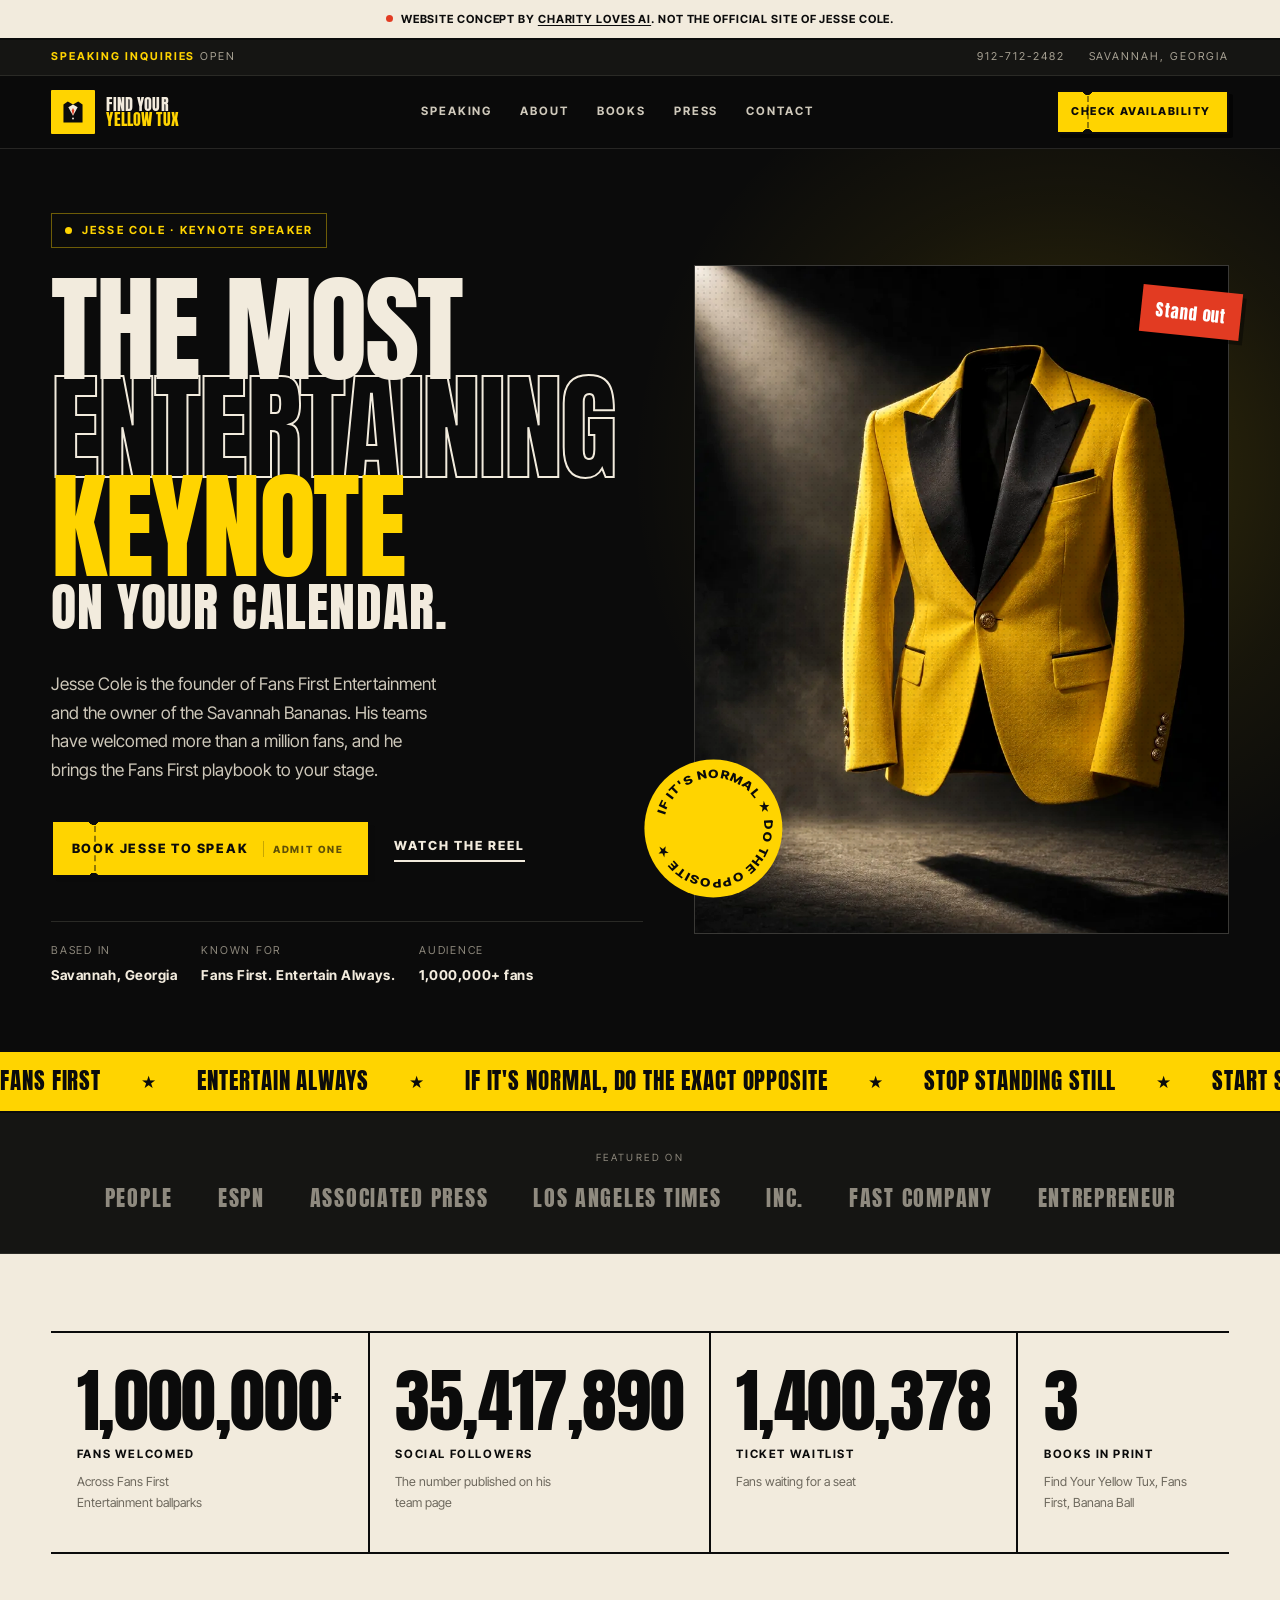
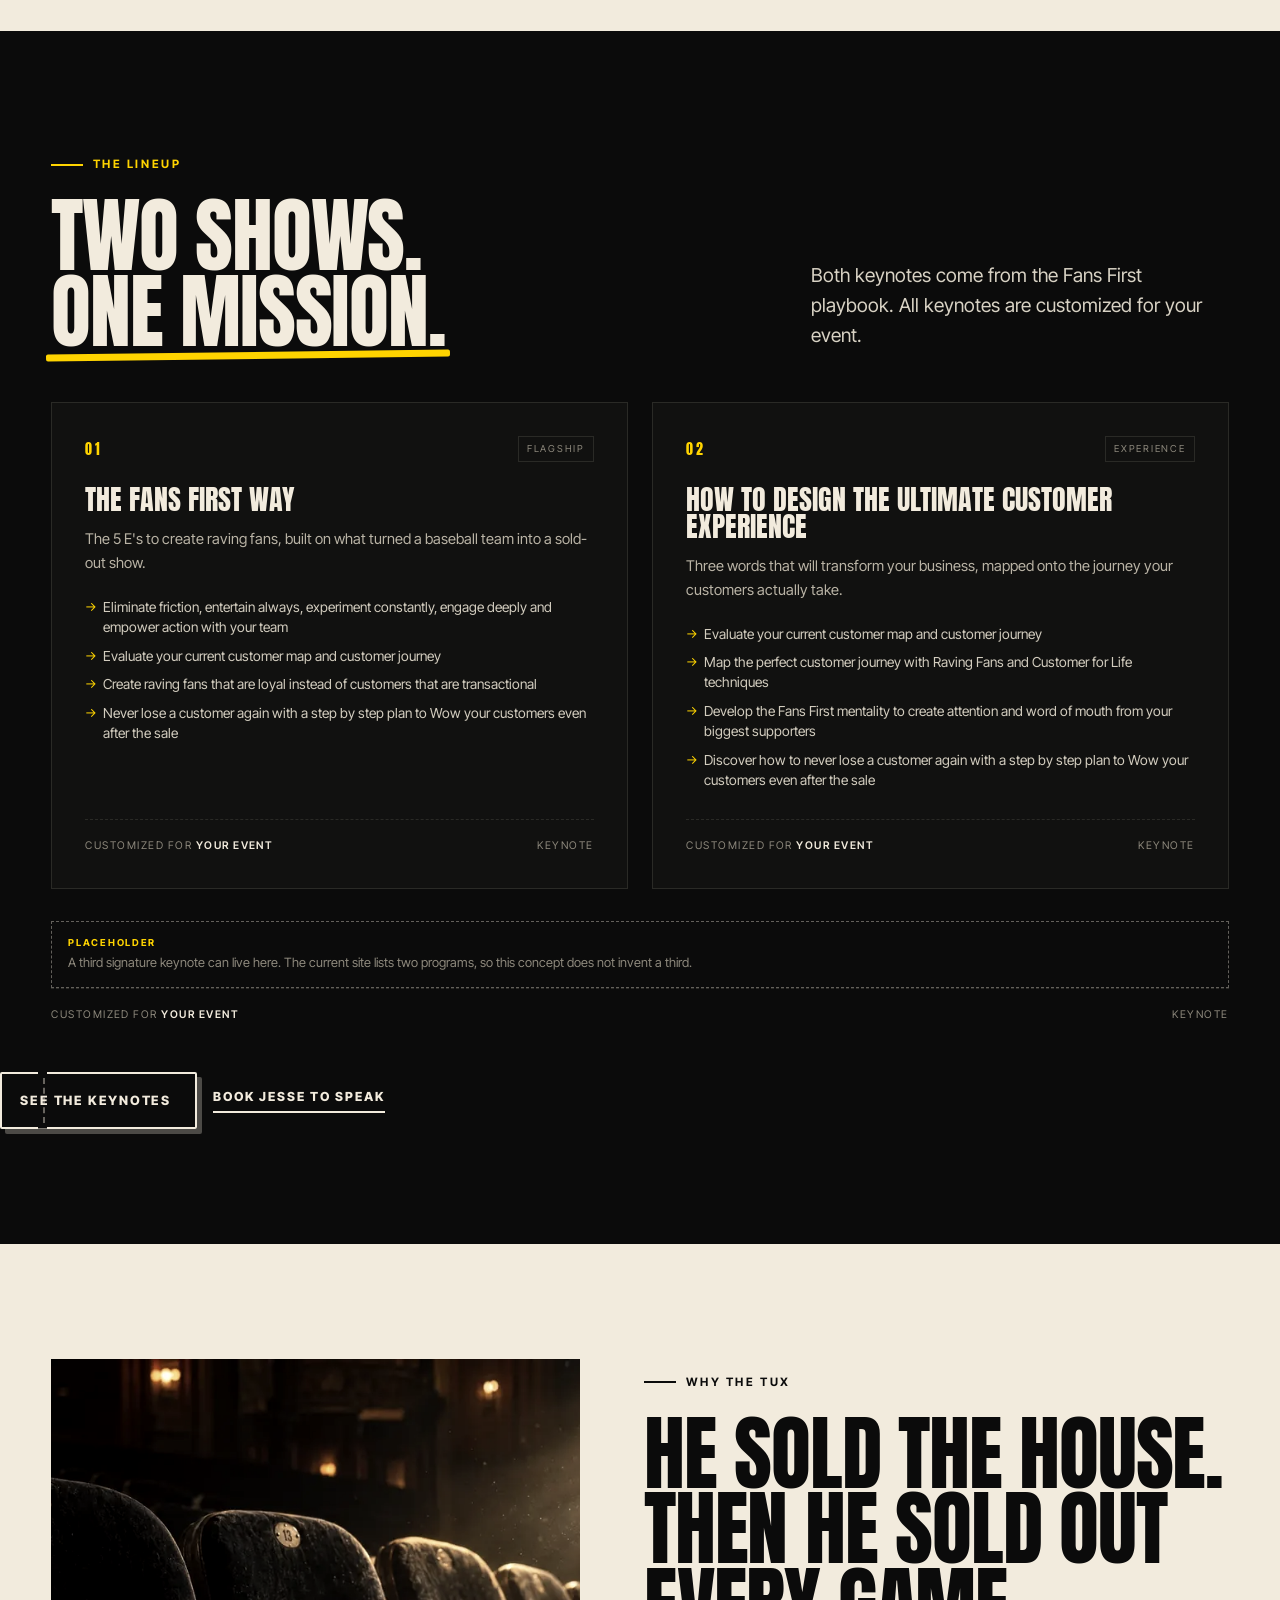
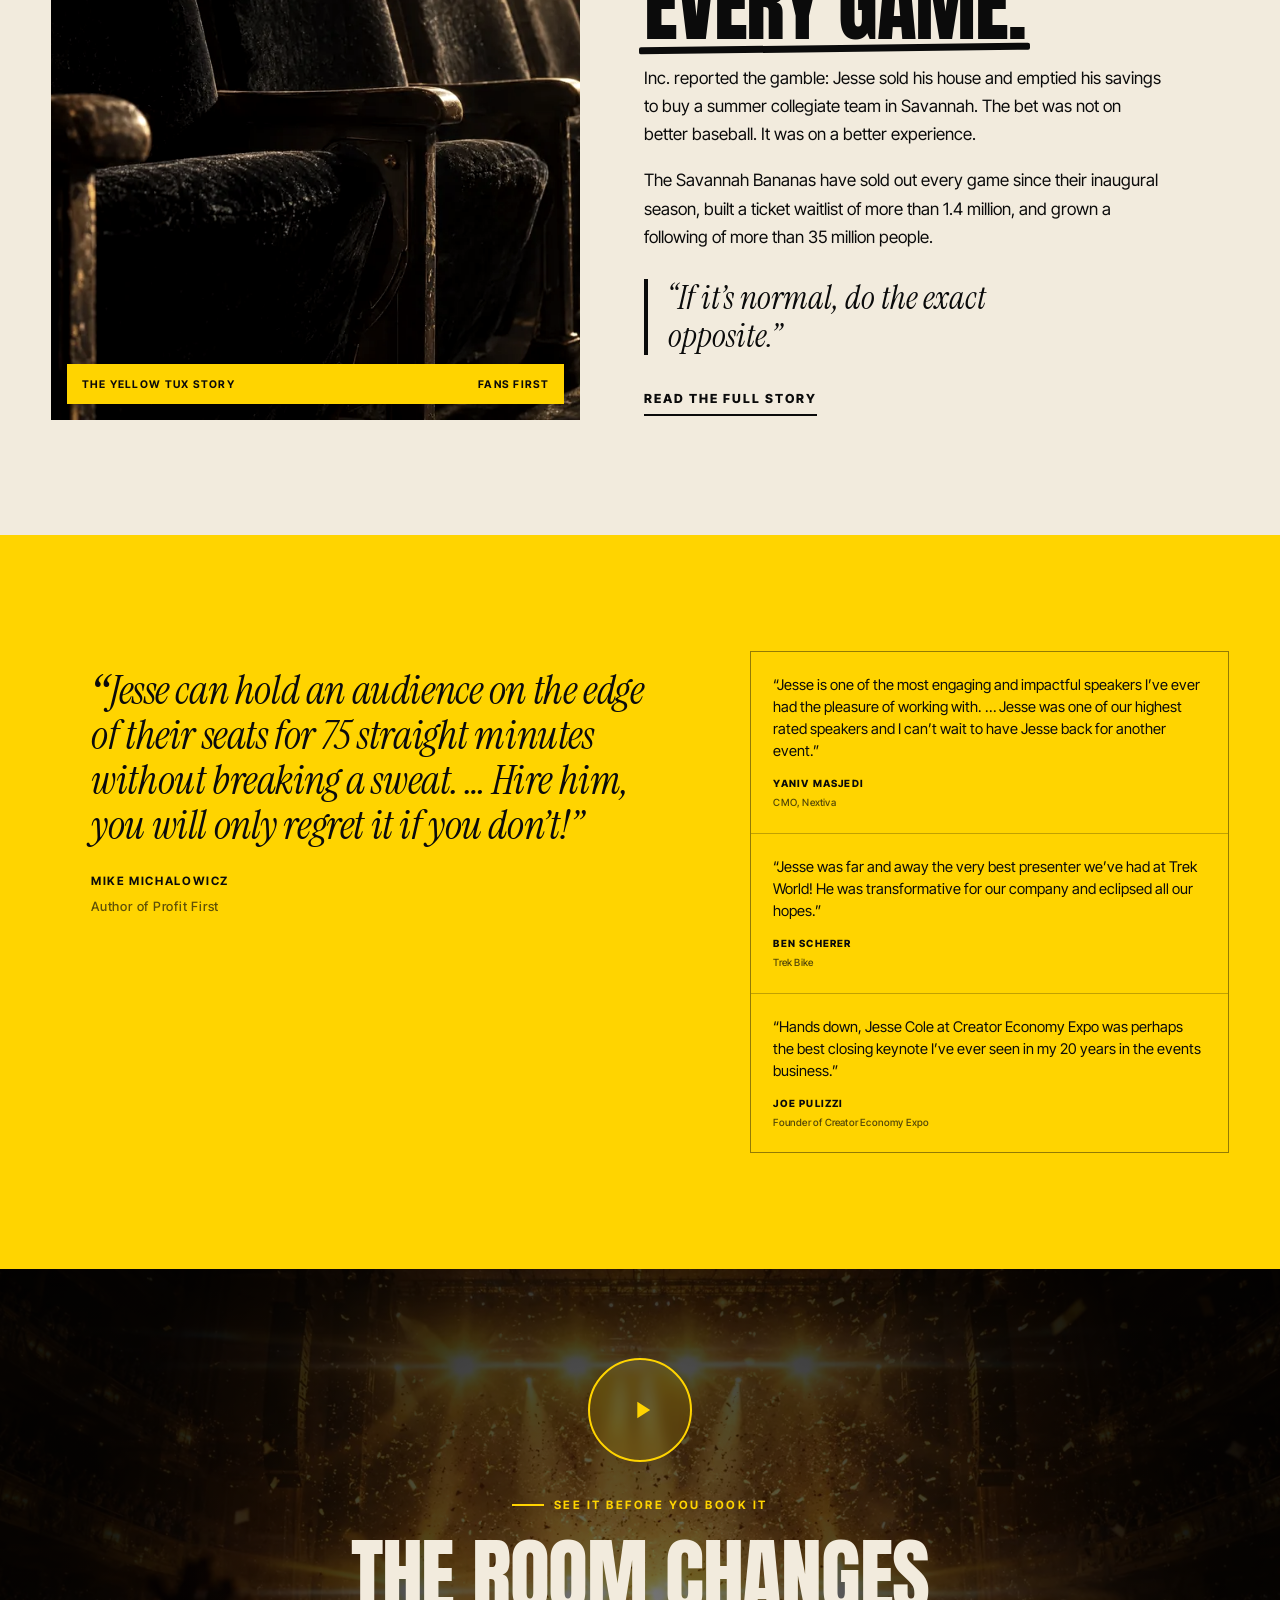
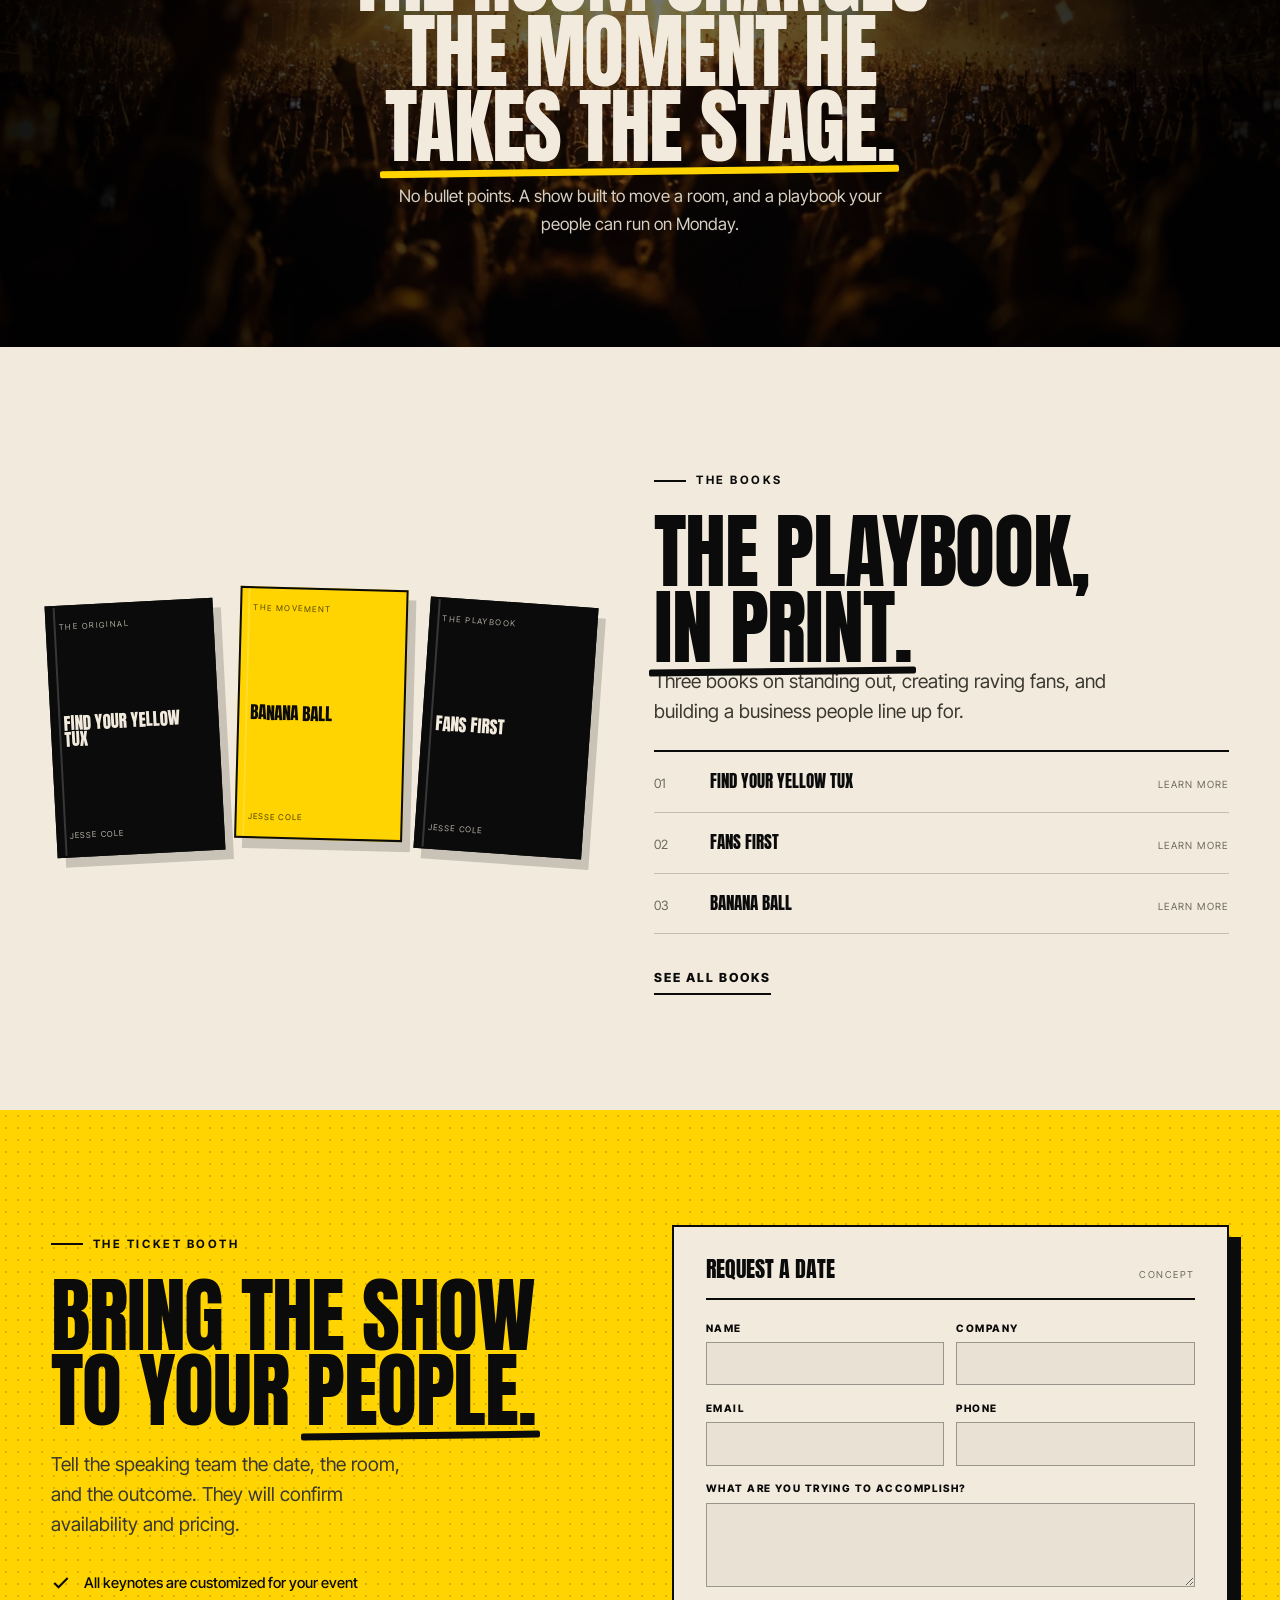
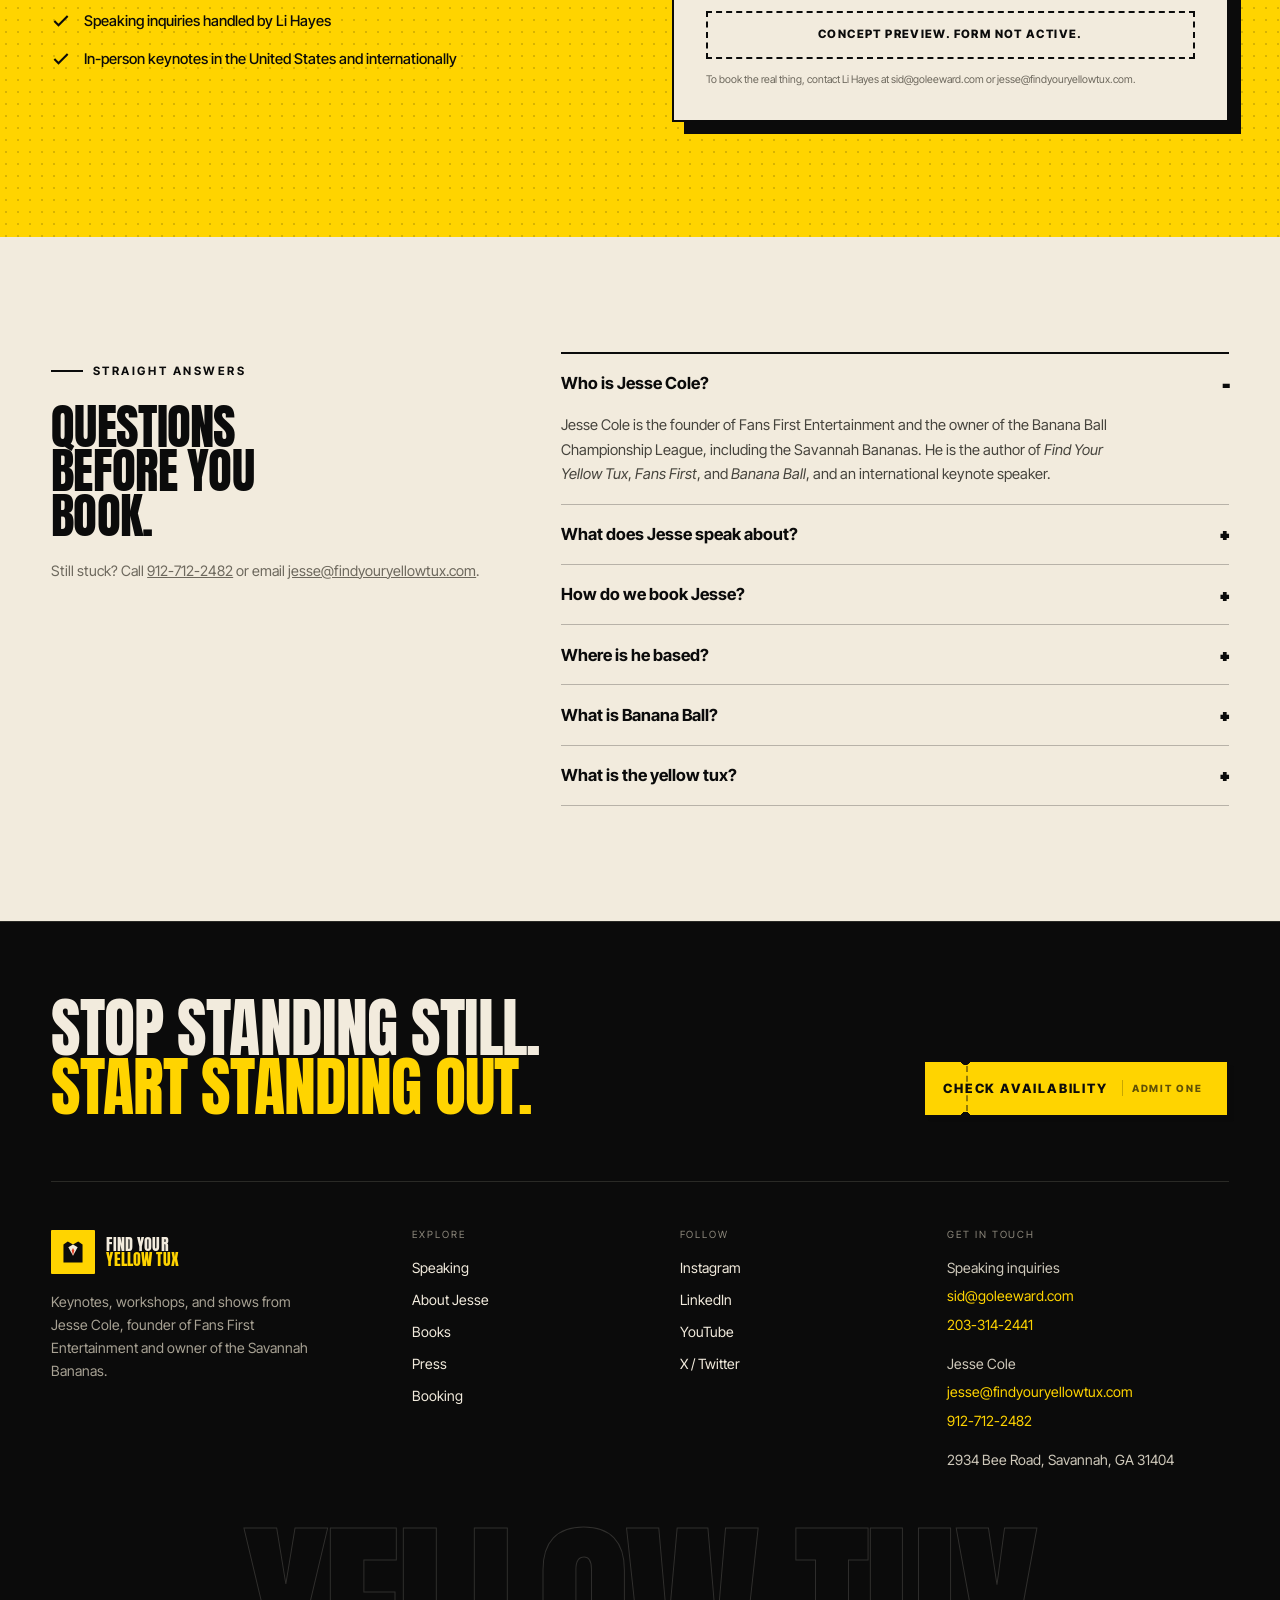
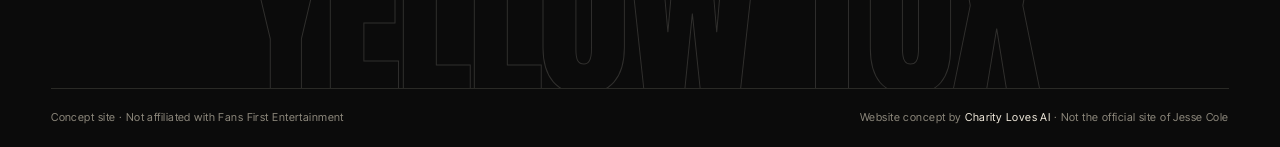
<file: index.html>
<!DOCTYPE html>
<html lang="en">
<head>
<meta charset="utf-8">
<meta name="viewport" content="width=device-width, initial-scale=1">
<title>Find Your Yellow Tux · Website Concept</title>
<meta name="description" content="A website concept for Jesse Cole, keynote speaker and owner of the Savannah Bananas. Built by Charity Loves AI. Not the official site.">
<meta name="robots" content="noindex, nofollow">
<meta name="theme-color" content="#0b0b0b">
<meta name="author" content="Charity Loves AI">

<meta property="og:type" content="website">
<meta property="og:site_name" content="Find Your Yellow Tux Concept">
<meta property="og:locale" content="en_US">
<meta property="og:title" content="Jesse Cole — The Most Entertaining Keynote in America">
<meta property="og:description" content="Owner of the Savannah Bananas. Author of Find Your Yellow Tux. The keynote your people will talk about for years.">
<meta property="og:url" content="https://yellowtux.surge.sh/">
<meta property="og:image" content="https://yellowtux.surge.sh/assets/og-image.jpg">
<meta property="og:image:width" content="1200">
<meta property="og:image:height" content="630">
<meta property="og:image:alt" content="Jesse Cole, keynote speaker and owner of the Savannah Bananas, in a yellow tuxedo.">
<meta name="twitter:card" content="summary_large_image">
<meta name="twitter:site" content="@YellowTuxJesse">
<meta name="twitter:creator" content="@YellowTuxJesse">
<meta name="twitter:title" content="Jesse Cole — The Most Entertaining Keynote in America">
<meta name="twitter:description" content="Owner of the Savannah Bananas. Author of Find Your Yellow Tux. The keynote your people will talk about for years.">
<meta name="twitter:image" content="https://yellowtux.surge.sh/assets/og-image.jpg">

<link rel="icon" href="/assets/favicon.svg" type="image/svg+xml">
<link rel="apple-touch-icon" href="/assets/favicon.svg">
<link rel="preconnect" href="https://fonts.googleapis.com">
<link rel="preconnect" href="https://fonts.gstatic.com" crossorigin>
<link rel="preload" as="image" href="/assets/img/hero-tux.webp" fetchpriority="high">
<link href="https://fonts.googleapis.com/css2?family=Anton&family=Instrument+Serif:ital@0;1&family=Inter+Tight:wght@400;500;600;700;800&display=swap" rel="stylesheet">
<link rel="stylesheet" href="/assets/css/style.css">
<noscript><style>[data-reveal]{opacity:1 !important;transform:none !important}</style></noscript>


<script type="application/ld+json">
{
  "@context": "https://schema.org",
  "@graph": [
    {
      "@type": "Person",
      "@id": "https://findyouryellowtux.com/#jesse-cole",
      "name": "Jesse Cole",
      "jobTitle": "Keynote Speaker, Author, and Owner of the Savannah Bananas",
      "description": "Jesse Cole is the founder of Fans First Entertainment, owner of the Savannah Bananas, and author of Find Your Yellow Tux, Banana Ball, and Fans First. He is known for the mantra \"If it's normal, do the exact opposite.\"",
      "url": "https://findyouryellowtux.com/",
      "image": "https://findyouryellowtux.com/assets/og-image.jpg",
      "worksFor": { "@id": "https://findyouryellowtux.com/#organization" },
      "knowsAbout": [
        "Customer experience",
        "Fan engagement",
        "Leadership",
        "Marketing and brand differentiation",
        "Innovation",
        "Corporate keynote speaking"
      ],
      "sameAs": [
        "https://www.linkedin.com/in/yellowtuxjesse/",
        "https://www.instagram.com/yellowtuxjesse/",
        "https://twitter.com/YellowTuxJesse",
        "https://www.youtube.com/channel/UCasNOOUN7FbQXBUsfZD4Y_Q"
      ]
    },
    {
      "@type": "Organization",
      "@id": "https://findyouryellowtux.com/#organization",
      "name": "Fans First Entertainment",
      "alternateName": "Find Your Yellow Tux",
      "url": "https://findyouryellowtux.com/",
      "founder": { "@id": "https://findyouryellowtux.com/#jesse-cole" },
      "foundingLocation": { "@type": "Place", "name": "Savannah, Georgia" },
      "address": {
        "@type": "PostalAddress",
        "streetAddress": "2934 Bee Road",
        "addressLocality": "Savannah",
        "addressRegion": "GA",
        "postalCode": "31404",
        "addressCountry": "US"
      },
      "email": "jesse@findyouryellowtux.com",
      "telephone": "+1-912-712-2482",
      "sameAs": [
        "https://www.linkedin.com/in/yellowtuxjesse/",
        "https://www.instagram.com/yellowtuxjesse/",
        "https://twitter.com/YellowTuxJesse"
      ]
    },
    {
      "@type": "WebSite",
      "@id": "https://findyouryellowtux.com/#website",
      "url": "https://findyouryellowtux.com/",
      "name": "Find Your Yellow Tux",
      "publisher": { "@id": "https://findyouryellowtux.com/#organization" },
      "inLanguage": "en-US"
    },
    {
      "@type": "WebPage",
      "@id": "https://findyouryellowtux.com/#webpage",
      "url": "https://findyouryellowtux.com/",
      "name": "Jesse Cole Keynote Speaker | Owner of the Savannah Bananas",
      "isPartOf": { "@id": "https://findyouryellowtux.com/#website" },
      "about": { "@id": "https://findyouryellowtux.com/#jesse-cole" },
      "primaryImageOfPage": "https://findyouryellowtux.com/assets/og-image.jpg",
      "inLanguage": "en-US"
    },
    {
      "@type": "Service",
      "@id": "https://findyouryellowtux.com/#speaking",
      "name": "Jesse Cole Keynote Speaking",
      "serviceType": "Corporate keynote speaking, workshops, and event hosting",
      "provider": { "@id": "https://findyouryellowtux.com/#jesse-cole" },
      "areaServed": { "@type": "Country", "name": "United States" },
      "description": "High-energy keynote presentations on customer experience, fan engagement, leadership, and standing out, built on the Fans First playbook behind the Savannah Bananas.",
      "url": "https://findyouryellowtux.com/speaking"
    },
    {
      "@type": "FAQPage",
      "@id": "https://findyouryellowtux.com/#faq",
      "mainEntity": [
        {
          "@type": "Question",
          "name": "Who is Jesse Cole?",
          "acceptedAnswer": {
            "@type": "Answer",
            "text": "Jesse Cole is the founder of Fans First Entertainment, the owner of the Savannah Bananas, and a keynote speaker and author. He wrote Find Your Yellow Tux, Banana Ball, and Fans First, and his teams have welcomed more than a million fans to their ballparks. He speaks to companies and associations about customer experience, fan engagement, leadership, and standing out."
          }
        },
        {
          "@type": "Question",
          "name": "What does Jesse Cole speak about?",
          "acceptedAnswer": {
            "@type": "Answer",
            "text": "Jesse Cole's signature keynotes cover the Fans First Way and its 5 E's, how to design the ultimate customer experience, and how to stand out by doing the exact opposite of normal. Every keynote is customized to the audience, the industry, and the outcomes the event team needs to hit."
          }
        },
        {
          "@type": "Question",
          "name": "How much does it cost to book Jesse Cole?",
          "acceptedAnswer": {
            "@type": "Answer",
            "text": "Speaking fees vary by date, format, location, and audience size. Share your event date and details through the booking form and the speaking team will respond with availability and pricing."
          }
        },
        {
          "@type": "Question",
          "name": "Does Jesse Cole speak virtually or internationally?",
          "acceptedAnswer": {
            "@type": "Answer",
            "text": "Yes. Jesse Cole delivers in-person keynotes across the United States and internationally, and offers virtual and hybrid formats for teams that cannot gather in one room."
          }
        },
        {
          "@type": "Question",
          "name": "How far in advance should we book Jesse Cole?",
          "acceptedAnswer": {
            "@type": "Answer",
            "text": "Most organizations book six to twelve months ahead, and popular dates close earlier. If your date is inside that window, send it anyway. The team will tell you what is open."
          }
        },
        {
          "@type": "Question",
          "name": "What is the yellow tux?",
          "acceptedAnswer": {
            "@type": "Answer",
            "text": "The yellow tux is Jesse Cole's promise to stand out. He wears one every day as a reminder that blending in is the most expensive decision a business can make. It became the title of his first book, Find Your Yellow Tux."
          }
        }
      ]
    },
    {
      "@type": "BreadcrumbList",
      "itemListElement": [
        { "@type": "ListItem", "position": 1, "name": "Home", "item": "https://findyouryellowtux.com/" }
      ]
    }
  ]
}
</script>
</head>
<body>
<a class="skip" href="#main">Skip to content</a>
<div class="concept-banner" role="note">
  <span class="concept-banner__dot" aria-hidden="true"></span>
  <span>Website concept by <a href="https://charitylovesai.com" target="_blank" rel="noopener">Charity Loves AI</a>. Not the official site of Jesse Cole.</span>
</div>


<div class="topbar">
  <div class="wrap topbar__in">
    <div><strong>Speaking inquiries</strong> open</div>
    <div class="topbar__right">
      <a href="tel:+19127122482">912-712-2482</a>
      <span>Savannah, Georgia</span>
    </div>
  </div>
</div>

<header class="site-header" id="site-header">
  <div class="wrap nav">
    <a class="brand" href="/" aria-label="Find Your Yellow Tux home">
      <span class="brand__mark" aria-hidden="true">
        <svg viewBox="0 0 24 24" fill="none" xmlns="http://www.w3.org/2000/svg">
          <path d="M7.2 2.2 12 5.1l4.8-2.9 4 2.8v16.8H3.2V5l4-2.8Z" fill="#0b0b0b"/>
          <path d="M12 5.1 16.3 7.6 12 15.4 7.7 7.6 12 5.1Z" fill="#f2ebdd"/>
          <path d="M12 8.4l1.15 2.2L12 15.2l-1.15-4.6L12 8.4Z" fill="#e23b22"/>
          <circle cx="12" cy="18" r=".85" fill="#f2ebdd"/>
        </svg>
      </span>
      <span class="brand__type"><span>Find Your</span><span>Yellow Tux</span></span>
    </a>

    <nav class="nav__links" aria-label="Primary">
      <a href="/speaking/">Speaking</a>
      <a href="/about/">About</a>
      <a href="/about/#books">Books</a>
      <a href="/about/#press">Press</a>
      <a href="/book/">Contact</a>
    </nav>

    <div class="nav__cta">
      <a class="btn" href="/book/"><span>Check availability</span><span class="btn__tag">Admit one</span></a>
      <button class="burger" type="button" aria-label="Open menu" aria-expanded="false" aria-controls="mobile-menu">
        <span></span>
      </button>
    </div>
  </div>
</header>

<div class="mobile-menu" id="mobile-menu" aria-hidden="true">
  <div class="mobile-menu__top">
    <span class="brand__type"><span>Find Your</span><span>Yellow Tux</span></span>
    <button class="mobile-menu__close" type="button" aria-label="Close menu">&times;</button>
  </div>
  <nav aria-label="Mobile">
    <a href="/speaking/">Speaking <em>01</em></a>
    <a href="/about/">About <em>02</em></a>
    <a href="/about/#books">Books <em>03</em></a>
    <a href="/about/#press">Press <em>04</em></a>
    <a href="/book/">Contact <em>05</em></a>
  </nav>
  <a class="btn" href="/book/"><span>Check availability</span></a>
</div>

<main id="main">
  <!-- HERO -->
  <section class="hero">
    <div class="wrap hero__grid">
      <div class="hero__copy">
        <span class="hero__kicker"><i></i> Jesse Cole · Keynote Speaker</span>
        <h1>
          <span class="l1">The most</span>
          <span class="l2">entertaining</span>
          <span class="l3">keynote</span>
          <span class="l4" style="font-size:.44em;letter-spacing:.02em;margin-top:.18em;display:block">on your calendar.</span>
        </h1>
        <p class="hero__sub">Jesse Cole is the founder of Fans First Entertainment and the owner of the Savannah Bananas. His teams have welcomed more than a million fans, and he brings the Fans First playbook to your stage.</p>
        <div class="hero__actions">
          <a class="btn" href="/book/"><span>Book Jesse to speak</span><span class="btn__tag">Admit one</span></a>
          <a class="link-arrow" href="#reel">Watch the reel</a>
        </div>
        <div class="hero__meta">
          <div>Based in<b>Savannah, Georgia</b></div>
          <div>Known for<b>Fans First. Entertain Always.</b></div>
          <div>Audience<b>1,000,000+ fans</b></div>
        </div>
      </div>

      <div class="hero__visual">
        <div class="hero__frame">
          <img src="/assets/img/hero-tux.webp" alt="A tailored yellow tuxedo jacket with black satin lapels under a single spotlight" width="900" height="1125" fetchpriority="high" decoding="async">
        </div>
        <div class="hero__tag">Stand out</div>
        <svg class="hero__stamp" viewBox="0 0 100 100" aria-hidden="true">
          <circle cx="50" cy="50" r="49"/>
          <defs>
            <path id="stampPath" d="M50,50 m-36,0 a36,36 0 1,1 72,0 a36,36 0 1,1 -72,0"/>
          </defs>
          <text><textPath href="#stampPath" startOffset="10" textLength="206" lengthAdjust="spacingAndGlyphs">IF IT'S NORMAL ★ DO THE OPPOSITE ★</textPath></text>
        </svg>
      </div>
    </div>
  </section>

  <!-- MARQUEE -->
  <div class="marquee" aria-hidden="true">
    <div class="marquee__track">
      <span>Fans first</span><span>Entertain always</span><span>If it's normal, do the exact opposite</span><span>Stop standing still</span><span>Start standing out</span><span>Fans first</span><span>Entertain always</span><span>If it's normal, do the exact opposite</span><span>Stop standing still</span><span>Start standing out</span>
    </div>
  </div>

  <!-- PRESS -->
  <section class="press" aria-label="Featured in">
    <div class="wrap">
      <p class="press__label">Featured on</p>
      <div class="press__row">
        <span>People</span>
        <span>ESPN</span>
        <span>Associated Press</span>
        <span>Los Angeles Times</span>
        <span>Inc.</span>
        <span>Fast Company</span>
        <span>Entrepreneur</span>
      </div>
    </div>
  </section>

  <!-- STATS -->
  <section class="section section--bone section--tight">
    <div class="wrap">
      <div class="stats__grid" data-reveal>
        <div class="stat">
          <span class="stat__num">1,000,000<sup>+</sup></span>
          <span class="stat__label">Fans welcomed</span>
          <span class="stat__note">Across Fans First Entertainment ballparks</span>
        </div>
        <div class="stat">
          <span class="stat__num">35,417,890</span>
          <span class="stat__label">Social followers</span>
          <span class="stat__note">The number published on his team page</span>
        </div>
        <div class="stat">
          <span class="stat__num">1,400,378</span>
          <span class="stat__label">Ticket waitlist</span>
          <span class="stat__note">Fans waiting for a seat</span>
        </div>
        <div class="stat">
          <span class="stat__num">3</span>
          <span class="stat__label">Books in print</span>
          <span class="stat__note">Find Your Yellow Tux, Fans First, Banana Ball</span>
        </div>
      </div>
    </div>
  </section>

  <!-- LINEUP -->
  <section class="section" id="keynotes">
    <div class="wrap">
      <div class="lineup__head">
        <div data-reveal>
          <span class="eyebrow">The lineup</span>
          <h2 class="display h-lg">Two shows.<br><span class="mark">One mission.</span></h2>
        </div>
        <p class="lede" data-reveal style="--d:.1s">Both keynotes come from the Fans First playbook. All keynotes are customized for your event.</p>
      </div>

      <div class="cards cards--two">
        <article class="talk" data-reveal>
          <div class="talk__num"><span>01</span><em>Flagship</em></div>
          <h3>The Fans First Way</h3>
          <p class="talk__desc">The 5 E's to create raving fans, built on what turned a baseball team into a sold-out show.</p>
          <ul>
            <li>Eliminate friction, entertain always, experiment constantly, engage deeply and empower action with your team</li>
            <li>Evaluate your current customer map and customer journey</li>
            <li>Create raving fans that are loyal instead of customers that are transactional</li>
            <li>Never lose a customer again with a step by step plan to Wow your customers even after the sale</li>
          </ul>
          <div class="talk__foot"><span>Customized for <b>your event</b></span><span>Keynote</span></div>
        </article>

        <article class="talk" data-reveal style="--d:.08s">
          <div class="talk__num"><span>02</span><em>Experience</em></div>
          <h3>How to Design the Ultimate Customer Experience</h3>
          <p class="talk__desc">Three words that will transform your business, mapped onto the journey your customers actually take.</p>
          <ul>
            <li>Evaluate your current customer map and customer journey</li>
            <li>Map the perfect customer journey with Raving Fans and Customer for Life techniques</li>
            <li>Develop the Fans First mentality to create attention and word of mouth from your biggest supporters</li>
            <li>Discover how to never lose a customer again with a step by step plan to Wow your customers even after the sale</li>
          </ul>
          <div class="talk__foot"><span>Customized for <b>your event</b></span><span>Keynote</span></div>
        </article>

      </div>

      <div class="placeholder placeholder--wide" data-reveal>
        <b>Placeholder</b>
        A third signature keynote can live here. The current site lists two programs, so this concept does not invent a third.
      </div>

          <div class="talk__foot"><span>Customized for <b>your event</b></span><span>Keynote</span></div>
        </article>
      </div>

      <div style="margin-top:clamp(2rem,4vw,3rem);display:flex;gap:1rem;flex-wrap:wrap;align-items:center">
        <a class="btn btn--ghost" href="/speaking/"><span>See the keynotes</span></a>
        <a class="link-arrow" href="/book/">Book Jesse to speak</a>
      </div>
    </div>
  </section>

  <!-- STORY -->
  <section class="section section--bone" id="story">
    <div class="wrap story__grid">
      <div class="story__media" data-reveal>
        <img src="/assets/img/theater-seats.webp" alt="Empty velvet theater seats lit by a single warm spotlight" width="1200" height="800" loading="lazy" decoding="async">
        <div class="story__caption"><span>The Yellow Tux Story</span><span>Fans First</span></div>
      </div>
      <div class="story__body" data-reveal style="--d:.1s">
        <span class="eyebrow">Why the tux</span>
        <h2 class="display h-lg">He sold the house.<br>Then he sold out<br><span class="mark">every game.</span></h2>
        <p>Inc. reported the gamble: Jesse sold his house and emptied his savings to buy a summer collegiate team in Savannah. The bet was not on better baseball. It was on a better experience.</p>
        <p>The Savannah Bananas have sold out every game since their inaugural season, built a ticket waitlist of more than 1.4 million, and grown a following of more than 35 million people.</p>
        <blockquote class="story__quote">&ldquo;If it&rsquo;s normal, do the exact opposite.&rdquo;</blockquote>
        <a class="link-arrow" href="/about/">Read the full story</a>
      </div>
    </div>
  </section>

  <!-- PROOF -->
  <section class="section section--yellow" id="proof">
    <div class="wrap">
      <div class="proof__grid">
        <figure class="quote-big" data-reveal>
          <blockquote>
            <p>Jesse can hold an audience on the edge of their seats for 75 straight minutes without breaking a sweat. &hellip; Hire him, you will only regret it if you don&rsquo;t!&rdquo;</p>
          </blockquote>
          <figcaption>Mike Michalowicz<span>Author of Profit First</span></figcaption>
        </figure>
        <div class="quotes-small" data-reveal style="--d:.1s">
          <figure>
            <p>&ldquo;Jesse is one of the most engaging and impactful speakers I&rsquo;ve ever had the pleasure of working with. &hellip; Jesse was one of our highest rated speakers and I can&rsquo;t wait to have Jesse back for another event.&rdquo;</p>
            <figcaption>Yaniv Masjedi<span>CMO, Nextiva</span></figcaption>
          </figure>
          <figure>
            <p>&ldquo;Jesse was far and away the very best presenter we&rsquo;ve had at Trek World! He was transformative for our company and eclipsed all our hopes.&rdquo;</p>
            <figcaption>Ben Scherer<span>Trek Bike</span></figcaption>
          </figure>
          <figure>
            <p>&ldquo;Hands down, Jesse Cole at Creator Economy Expo was perhaps the best closing keynote I&rsquo;ve ever seen in my 20 years in the events business.&rdquo;</p>
            <figcaption>Joe Pulizzi<span>Founder of Creator Economy Expo</span></figcaption>
          </figure>
        </div>
      </div>
    </div>
  </section>

  <!-- REEL -->
  <section class="reel" id="reel">
    <div class="reel__bg">
      <img src="/assets/img/crowd.webp" alt="A sold-out theater audience with hands raised under yellow stage lights" width="1800" height="772" loading="lazy" decoding="async">
    </div>
    <div class="reel__in" data-reveal>
      <a class="reel__play" href="https://www.youtube.com/channel/UCasNOOUN7FbQXBUsfZD4Y_Q" target="_blank" rel="noopener" aria-label="Watch Jesse Cole's speaking reel on YouTube">
        <svg viewBox="0 0 24 24" fill="currentColor" aria-hidden="true"><path d="M8 5v14l11-7z"/></svg>
      </a>
      <span class="eyebrow" style="justify-content:center">See it before you book it</span>
      <h2 class="display h-lg">The room changes<br>the moment he <span class="mark">takes the stage.</span></h2>
      <p>No bullet points. A show built to move a room, and a playbook your people can run on Monday.</p>
    </div>
  </section>

  <!-- BOOKS -->
  <section class="section section--bone" id="books">
    <div class="wrap books__grid">
      <div class="book-stack" data-reveal aria-label="Books by Jesse Cole">
        <div class="book">
          <span class="book__kicker">The original</span>
          <span class="book__title">Find Your Yellow Tux</span>
          <span class="book__author">Jesse Cole</span>
        </div>
        <div class="book">
          <span class="book__kicker">The movement</span>
          <span class="book__title">Banana Ball</span>
          <span class="book__author">Jesse Cole</span>
        </div>
        <div class="book">
          <span class="book__kicker">The playbook</span>
          <span class="book__title">Fans First</span>
          <span class="book__author">Jesse Cole</span>
        </div>
      </div>
      <div data-reveal style="--d:.1s">
        <span class="eyebrow">The books</span>
        <h2 class="display h-lg">The playbook,<br><span class="mark">in print.</span></h2>
        <p class="lede" style="max-width:44ch">Three books on standing out, creating raving fans, and building a business people line up for.</p>
        <ul class="books__list">
          <li><a href="https://findyouryellowtux.com/books/find-your-yellow-tux/" target="_blank" rel="noopener"><span>01</span><b>Find Your Yellow Tux</b><em>Learn more</em></a></li>
          <li><a href="https://findyouryellowtux.com/books/fans-first/" target="_blank" rel="noopener"><span>02</span><b>Fans First</b><em>Learn more</em></a></li>
          <li><a href="https://findyouryellowtux.com/books/banana-ball/" target="_blank" rel="noopener"><span>03</span><b>Banana Ball</b><em>Learn more</em></a></li>
        </ul>
        <div style="margin-top:1.75rem"><a class="link-arrow" href="/about/#books">See all books</a></div>
      </div>
    </div>
  </section>

  <!-- BOOKING -->
  <section class="section section--yellow book-cta" id="book">
    <div class="wrap book-cta__grid">
      <div data-reveal>
        <span class="eyebrow">The ticket booth</span>
        <h2 class="display h-lg">Bring the show<br>to your <span class="mark">people.</span></h2>
        <p class="lede">Tell the speaking team the date, the room, and the outcome. They will confirm availability and pricing.</p>
        <ul class="book-cta__list">
          <li><svg viewBox="0 0 24 24" fill="none" stroke="currentColor" stroke-width="2.5" aria-hidden="true"><path d="M20 6 9 17l-5-5"/></svg> All keynotes are customized for your event</li>
          <li><svg viewBox="0 0 24 24" fill="none" stroke="currentColor" stroke-width="2.5" aria-hidden="true"><path d="M20 6 9 17l-5-5"/></svg> Speaking inquiries handled by Li Hayes</li>
          <li><svg viewBox="0 0 24 24" fill="none" stroke="currentColor" stroke-width="2.5" aria-hidden="true"><path d="M20 6 9 17l-5-5"/></svg> In-person keynotes in the United States and internationally</li>
        </ul>
      </div>

      <div class="form-card" data-reveal style="--d:.1s">
        <div class="form-card__head">
          <h3>Request a date</h3>
          <span>Concept</span>
        </div>
        <div class="form-disabled" aria-describedby="form-inactive">
          <div class="field-row">
            <div class="field">
              <label for="name">Name</label>
              <input id="name" name="name" type="text" autocomplete="off" disabled>
            </div>
            <div class="field">
              <label for="company">Company</label>
              <input id="company" name="company" type="text" autocomplete="off" disabled>
            </div>
          </div>
          <div class="field-row">
            <div class="field">
              <label for="email">Email</label>
              <input id="email" name="email" type="email" autocomplete="off" disabled>
            </div>
            <div class="field">
              <label for="phone">Phone</label>
              <input id="phone" name="phone" type="tel" autocomplete="off" disabled>
            </div>
          </div>
          <div class="field">
            <label for="message">What are you trying to accomplish?</label>
            <textarea id="message" name="message" rows="3" disabled></textarea>
          </div>
          <p class="form-inactive" id="form-inactive">Concept preview. Form not active.</p>
        </div>
        <p class="form-note">To book the real thing, contact <a href="mailto:sid@goleeward.com">Li Hayes at sid@goleeward.com</a> or <a href="mailto:jesse@findyouryellowtux.com">jesse@findyouryellowtux.com</a>.</p>
      </div>
    </div>
  </section>

  <!-- FAQ -->
  <section class="section section--bone" id="faq">
    <div class="wrap faq__grid">
      <div data-reveal>
        <span class="eyebrow">Straight answers</span>
        <h2 class="display h-md">Questions<br>before you<br>book.</h2>
        <p style="margin-top:1.25rem;font-size:.9rem;color:var(--muted-dark)">Still stuck? Call <a href="tel:+19127122482" style="text-decoration:underline">912-712-2482</a> or email <a href="mailto:jesse@findyouryellowtux.com" style="text-decoration:underline">jesse@findyouryellowtux.com</a>.</p>
      </div>
      <div class="faq" data-reveal style="--d:.1s">
        <div class="faq__list">
          <details open>
            <summary>Who is Jesse Cole?</summary>
            <p>Jesse Cole is the founder of Fans First Entertainment and the owner of the Banana Ball Championship League, including the Savannah Bananas. He is the author of <em>Find Your Yellow Tux</em>, <em>Fans First</em>, and <em>Banana Ball</em>, and an international keynote speaker.</p>
          </details>
          <details>
            <summary>What does Jesse speak about?</summary>
            <p>Two signature keynotes: <em>The Fans First Way</em>, on the 5 E's to create raving fans, and <em>How to Design the Ultimate Customer Experience</em>. All keynotes are customized for your event.</p>
          </details>
          <details>
            <summary>How do we book Jesse?</summary>
            <p>Speaking inquiries are handled by Li Hayes at <a href="mailto:sid@goleeward.com">sid@goleeward.com</a> or 203-314-2441. You can also reach Jesse at <a href="mailto:jesse@findyouryellowtux.com">jesse@findyouryellowtux.com</a> or 912-712-2482.</p>
          </details>
          <details>
            <summary>Where is he based?</summary>
            <p>Savannah, Georgia. The office address published on his site is 2934 Bee Road, Savannah, GA 31404.</p>
          </details>
          <details>
            <summary>What is Banana Ball?</summary>
            <p>Banana Ball is the version of baseball Jesse invented: a two-hour time limit, no walks, no bunting, no stepping out of the box, no mound visits, and fans can catch a foul ball for an out.</p>
          </details>
          <details>
            <summary>What is the yellow tux?</summary>
            <p>It is the image behind his first book, <em>Find Your Yellow Tux</em>, and a shorthand for the idea he speaks about: standing out instead of blending in.</p>
          </details>
        </div>
      </div>
    </div>
  </section>

</main>

<footer class="footer">
  <div class="wrap">
    <div class="footer__cta">
      <h2 class="display h-lg">Stop standing still.<br><span style="color:var(--yellow)">Start standing out.</span></h2>
      <a class="btn" href="/book/"><span>Check availability</span><span class="btn__tag">Admit one</span></a>
    </div>

    <div class="footer__grid">
      <div class="footer__brand">
        <a class="brand" href="/" style="margin-bottom:1rem">
          <span class="brand__mark" aria-hidden="true">
            <svg viewBox="0 0 24 24" fill="none" xmlns="http://www.w3.org/2000/svg">
              <path d="M7.2 2.2 12 5.1l4.8-2.9 4 2.8v16.8H3.2V5l4-2.8Z" fill="#0b0b0b"/>
              <path d="M12 5.1 16.3 7.6 12 15.4 7.7 7.6 12 5.1Z" fill="#f2ebdd"/>
              <path d="M12 8.4l1.15 2.2L12 15.2l-1.15-4.6L12 8.4Z" fill="#e23b22"/>
            </svg>
          </span>
          <span class="brand__type"><span>Find Your</span><span>Yellow Tux</span></span>
        </a>
        <p>Keynotes, workshops, and shows from Jesse Cole, founder of Fans First Entertainment and owner of the Savannah Bananas.</p>
      </div>

      <div>
        <h4>Explore</h4>
        <ul>
          <li><a href="/speaking/">Speaking</a></li>
          <li><a href="/about/">About Jesse</a></li>
          <li><a href="/about/#books">Books</a></li>
          <li><a href="/about/#press">Press</a></li>
          <li><a href="/book/">Booking</a></li>
        </ul>
      </div>

      <div>
        <h4>Follow</h4>
        <ul>
          <li><a href="https://www.instagram.com/yellowtuxjesse/" target="_blank" rel="noopener">Instagram</a></li>
          <li><a href="https://www.linkedin.com/in/yellowtuxjesse/" target="_blank" rel="noopener">LinkedIn</a></li>
          <li><a href="https://www.youtube.com/channel/UCasNOOUN7FbQXBUsfZD4Y_Q" target="_blank" rel="noopener">YouTube</a></li>
          <li><a href="https://twitter.com/YellowTuxJesse" target="_blank" rel="noopener">X / Twitter</a></li>
        </ul>
      </div>

      <div>
        <h4>Get in touch</h4>
        <div class="footer__contact">
          <span>Speaking inquiries</span>
          <a href="mailto:sid@goleeward.com">sid@goleeward.com</a>
          <a href="tel:+12033142441">203-314-2441</a>
          <span style="margin-top:.6rem">Jesse Cole</span>
          <a href="mailto:jesse@findyouryellowtux.com">jesse@findyouryellowtux.com</a>
          <a href="tel:+19127122482">912-712-2482</a>
          <span style="margin-top:.6rem">2934 Bee Road, Savannah, GA 31404</span>
        </div>
      </div>
    </div>

    <div class="footer__wordmark" aria-hidden="true">YELLOW TUX</div>

    <div class="footer__bottom">
      <span>Concept site · Not affiliated with Fans First Entertainment</span>
      <span>Website concept by <a href="https://charitylovesai.com" target="_blank" rel="noopener" style="color:var(--bone)">Charity Loves AI</a> · Not the official site of Jesse Cole</span>
    </div>
  </div>
</footer>

<script src="/assets/js/main.js" defer></script>
</body>
</html>
</file>
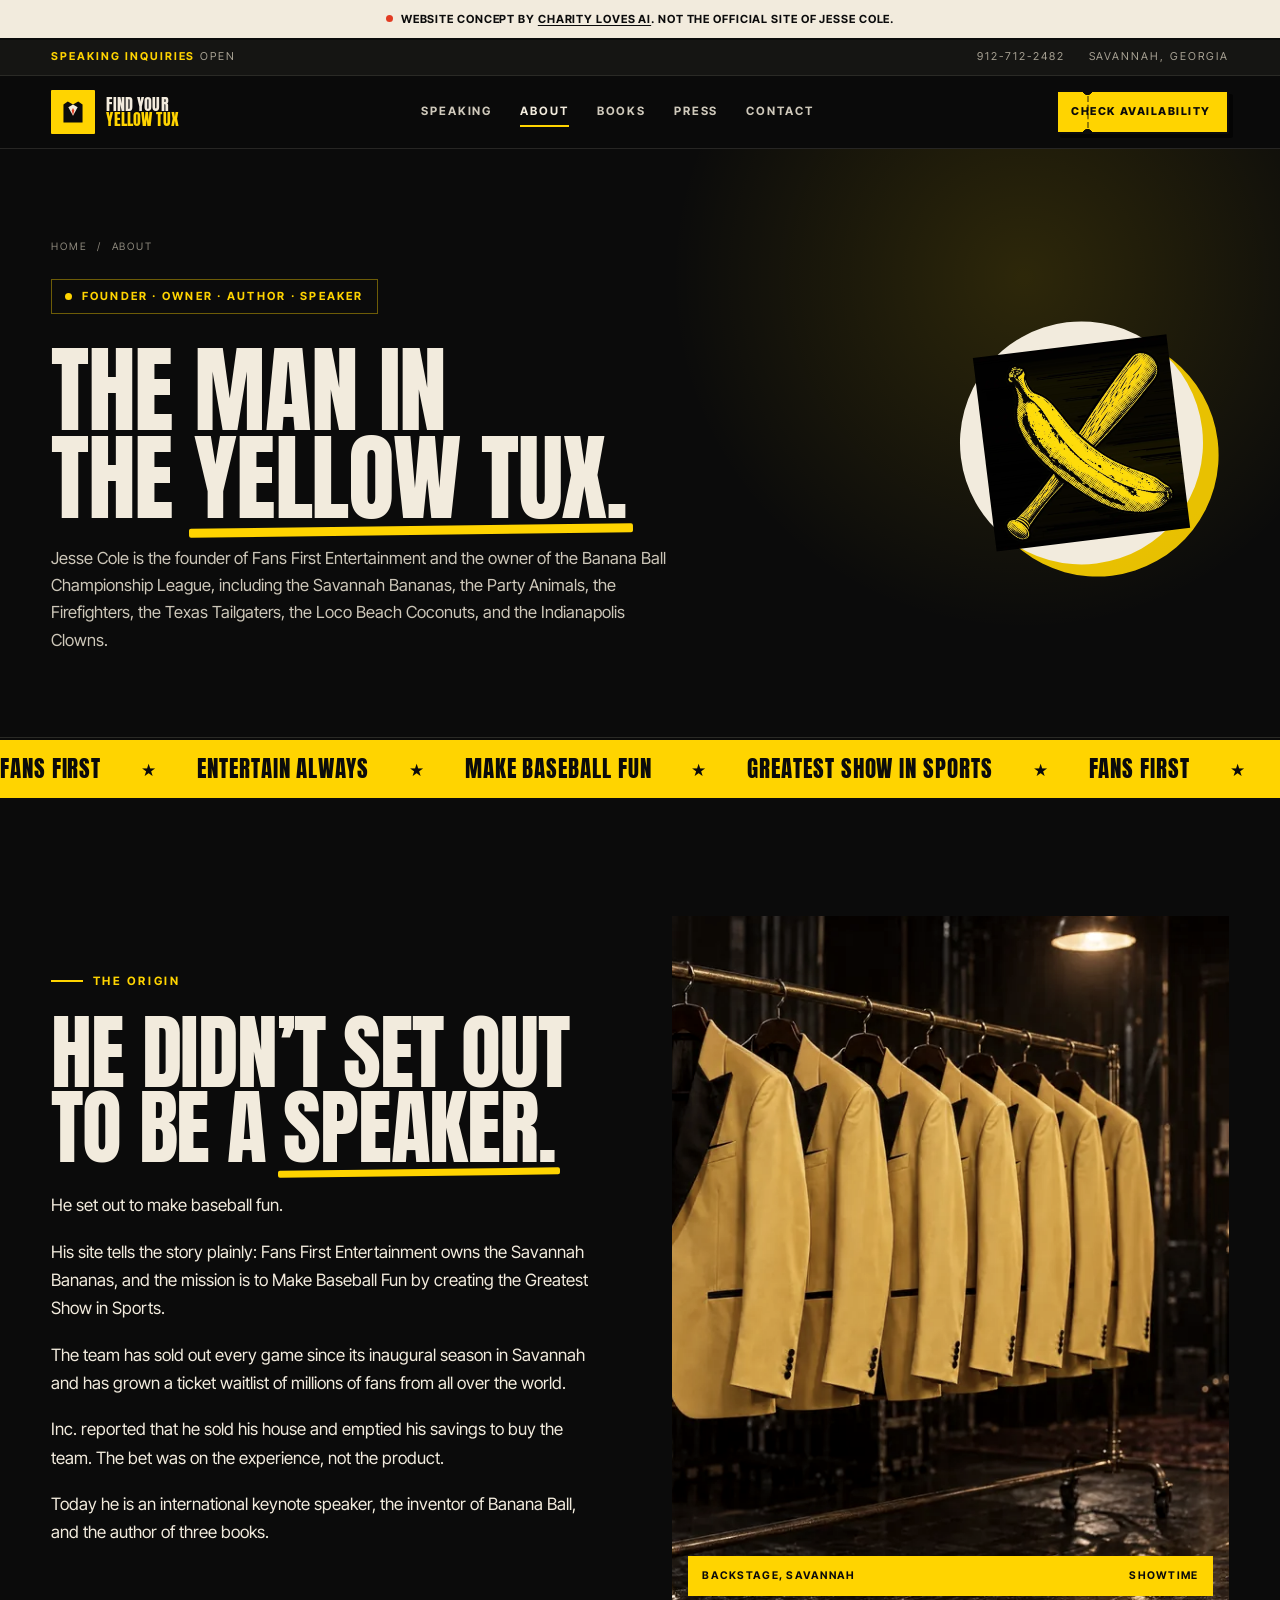
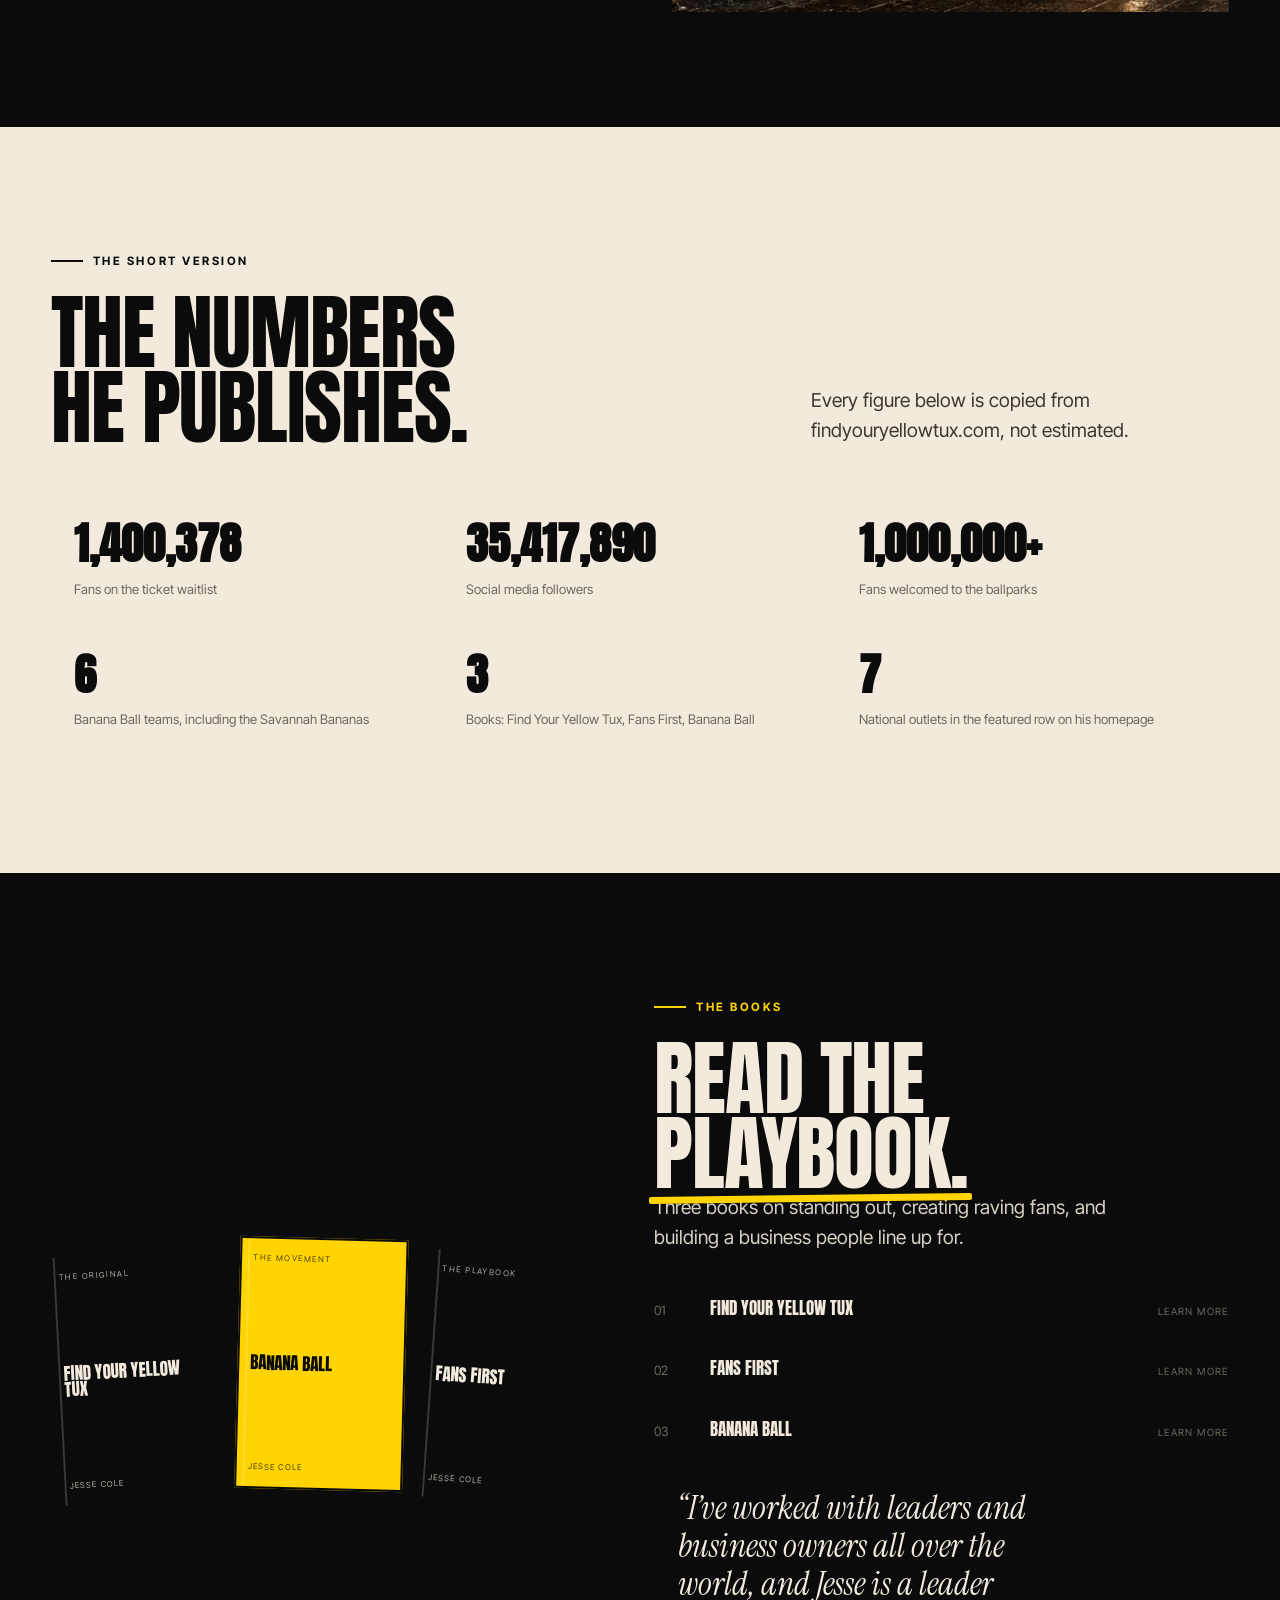
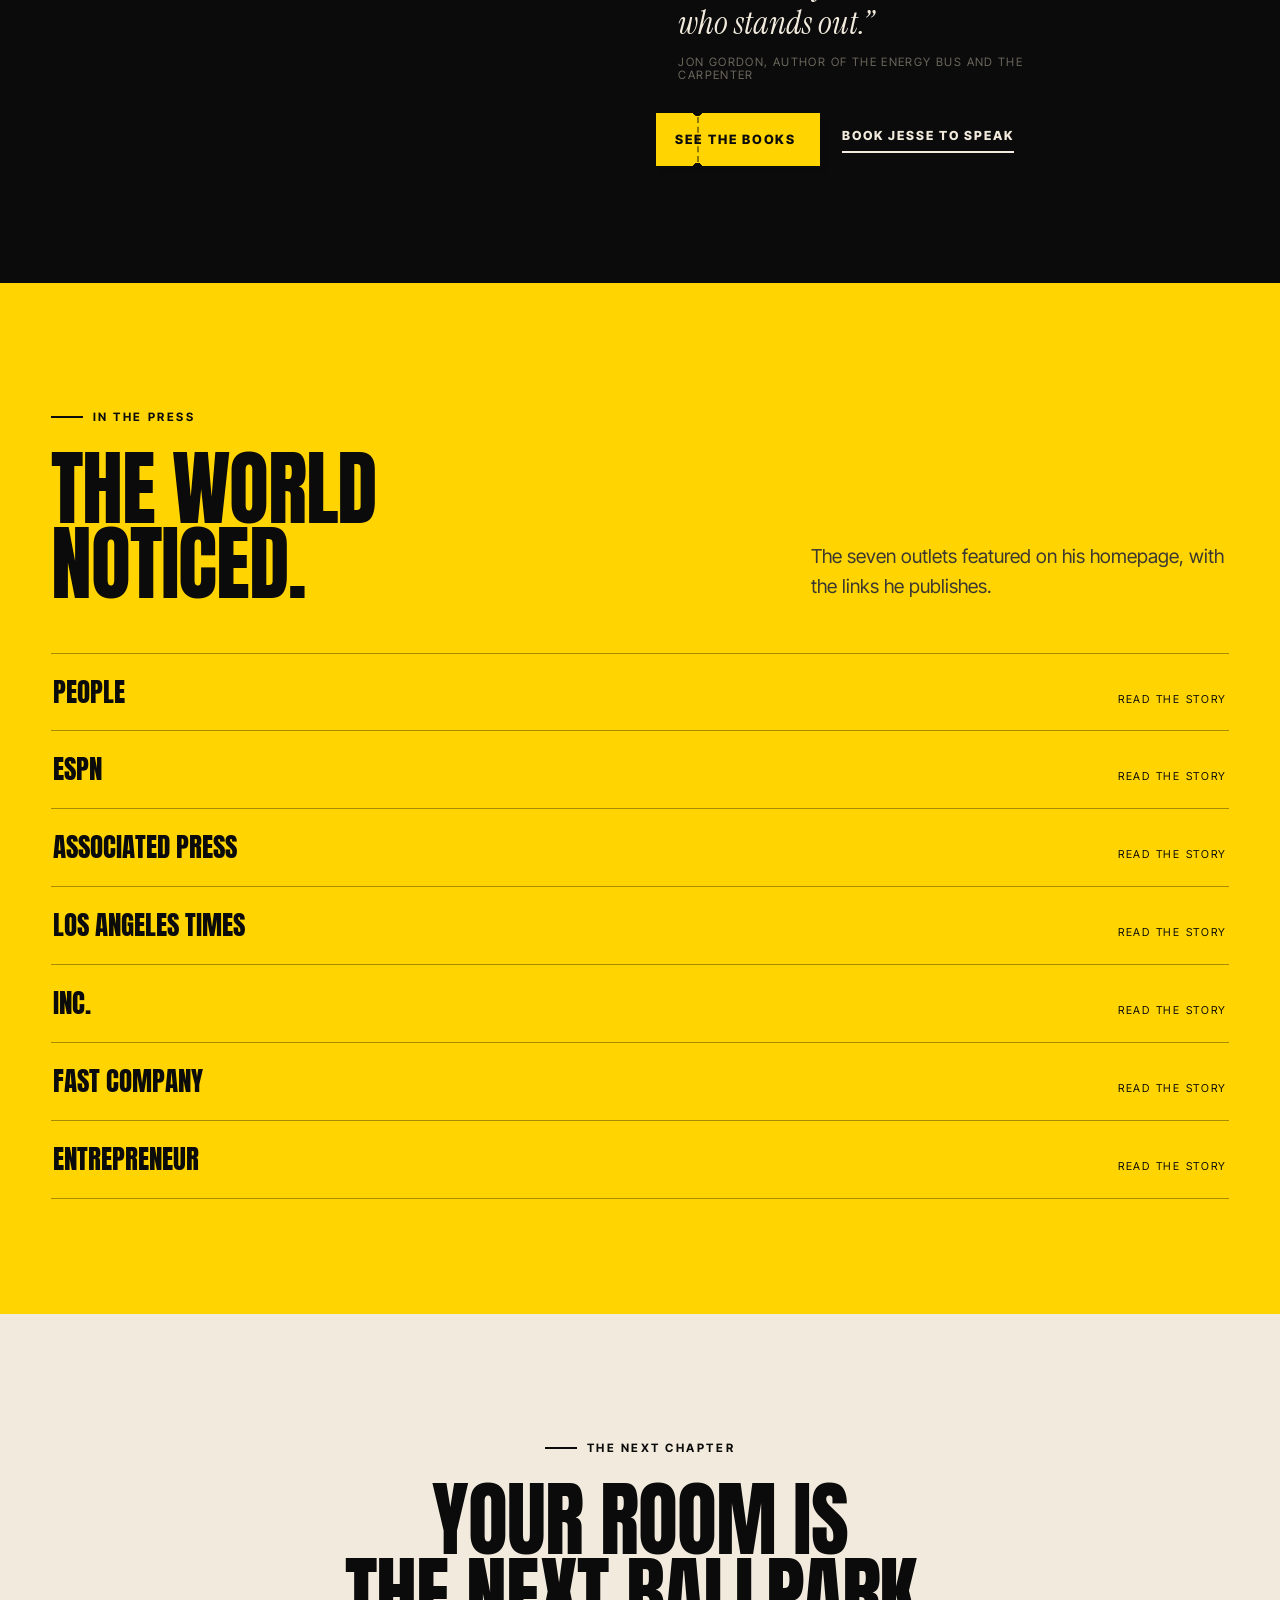
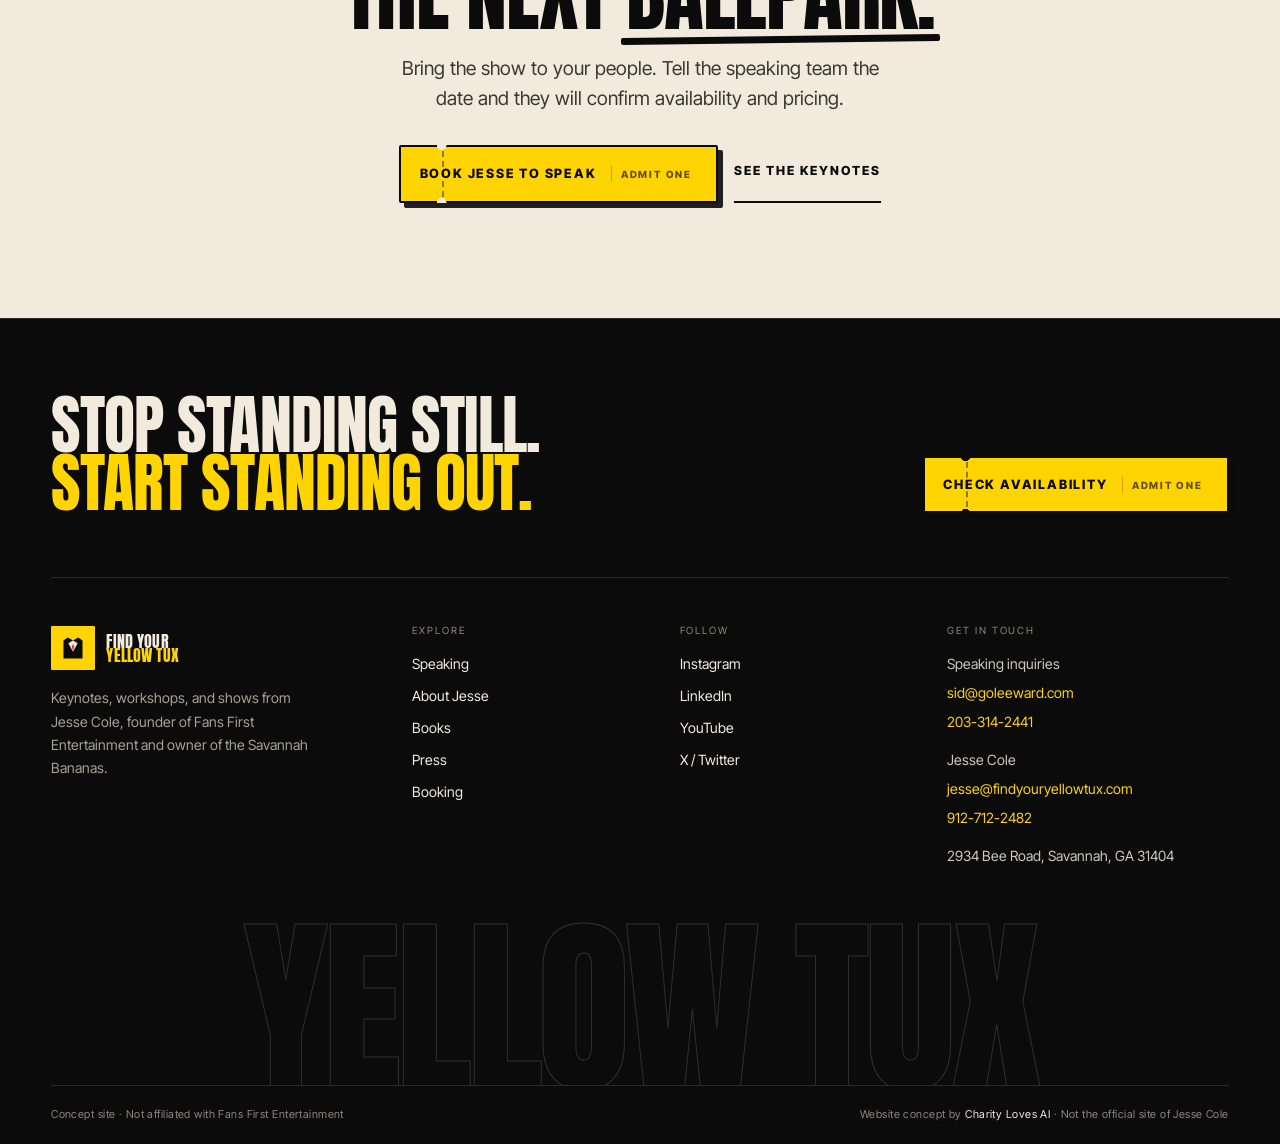
<file: about/index.html>
<!DOCTYPE html>
<html lang="en">
<head>
<meta charset="utf-8">
<meta name="viewport" content="width=device-width, initial-scale=1">
<title>About · Find Your Yellow Tux Concept</title>
<meta name="description" content="A website concept for Jesse Cole, keynote speaker and owner of the Savannah Bananas. Built by Charity Loves AI. Not the official site.">
<meta name="robots" content="noindex, nofollow">
<meta name="theme-color" content="#0b0b0b">

<meta property="og:type" content="profile">
<meta property="og:site_name" content="Find Your Yellow Tux Concept">
<meta property="og:title" content="About Jesse Cole | The Man in the Yellow Tux">
<meta property="og:description" content="He sold the house, emptied the savings, and built the most entertaining team in sports. Then he wrote the playbook.">
<meta property="og:url" content="https://yellowtux.surge.sh/">
<meta property="og:image" content="https://yellowtux.surge.sh/assets/og-image.jpg">
<meta name="twitter:card" content="summary_large_image">
<meta name="twitter:title" content="About Jesse Cole | The Man in the Yellow Tux">
<meta name="twitter:description" content="He sold the house, emptied the savings, and built the most entertaining team in sports.">
<meta name="twitter:image" content="https://yellowtux.surge.sh/assets/og-image.jpg">

<link rel="icon" href="/assets/favicon.svg" type="image/svg+xml">
<link rel="preconnect" href="https://fonts.googleapis.com">
<link rel="preconnect" href="https://fonts.gstatic.com" crossorigin>
<link href="https://fonts.googleapis.com/css2?family=Anton&family=Instrument+Serif:ital@0;1&family=Inter+Tight:wght@400;500;600;700;800&display=swap" rel="stylesheet">
<link rel="stylesheet" href="/assets/css/style.css">
<noscript><style>[data-reveal]{opacity:1 !important;transform:none !important}</style></noscript>


<script type="application/ld+json">
{
  "@context": "https://schema.org",
  "@graph": [
    {
      "@type": "Person",
      "@id": "https://findyouryellowtux.com/#jesse-cole",
      "name": "Jesse Cole",
      "jobTitle": "Keynote Speaker, Author, and Owner of the Savannah Bananas",
      "description": "Jesse Cole is the founder of Fans First Entertainment, owner of the Savannah Bananas, and author of Find Your Yellow Tux, Fans First, and Banana Ball.",
      "url": "https://findyouryellowtux.com/about",
      "image": "https://findyouryellowtux.com/assets/og-image.jpg",
      "birthPlace": { "@type": "Place", "name": "United States" },
      "alumniOf": { "@type": "CollegeOrUniversity", "name": "Wofford College" },
      "worksFor": { "@type": "Organization", "name": "Fans First Entertainment" },
      "author": [
        { "@type": "Book", "name": "Find Your Yellow Tux", "datePublished": "2017" },
        { "@type": "Book", "name": "Fans First" },
        { "@type": "Book", "name": "Banana Ball" }
      ],
      "sameAs": [
        "https://www.linkedin.com/in/yellowtuxjesse/",
        "https://www.instagram.com/yellowtuxjesse/",
        "https://twitter.com/YellowTuxJesse",
        "https://www.youtube.com/channel/UCasNOOUN7FbQXBUsfZD4Y_Q"
      ]
    },
    {
      "@type": "BreadcrumbList",
      "itemListElement": [
        { "@type": "ListItem", "position": 1, "name": "Home", "item": "https://findyouryellowtux.com/" },
        { "@type": "ListItem", "position": 2, "name": "About", "item": "https://findyouryellowtux.com/about" }
      ]
    }
  ]
}
</script>
</head>
<body>
<a class="skip" href="#main">Skip to content</a>
<div class="concept-banner" role="note">
  <span class="concept-banner__dot" aria-hidden="true"></span>
  <span>Website concept by <a href="https://charitylovesai.com" target="_blank" rel="noopener">Charity Loves AI</a>. Not the official site of Jesse Cole.</span>
</div>


<div class="topbar">
  <div class="wrap topbar__in">
    <div><strong>Speaking inquiries</strong> open</div>
    <div class="topbar__right">
      <a href="tel:+19127122482">912-712-2482</a>
      <span>Savannah, Georgia</span>
    </div>
  </div>
</div>

<header class="site-header" id="site-header">
  <div class="wrap nav">
    <a class="brand" href="/" aria-label="Find Your Yellow Tux home">
      <span class="brand__mark" aria-hidden="true">
        <svg viewBox="0 0 24 24" fill="none" xmlns="http://www.w3.org/2000/svg">
          <path d="M7.2 2.2 12 5.1l4.8-2.9 4 2.8v16.8H3.2V5l4-2.8Z" fill="#0b0b0b"/>
          <path d="M12 5.1 16.3 7.6 12 15.4 7.7 7.6 12 5.1Z" fill="#f2ebdd"/>
          <path d="M12 8.4l1.15 2.2L12 15.2l-1.15-4.6L12 8.4Z" fill="#e23b22"/>
        </svg>
      </span>
      <span class="brand__type"><span>Find Your</span><span>Yellow Tux</span></span>
    </a>
    <nav class="nav__links" aria-label="Primary">
      <a href="/speaking/">Speaking</a>
      <a href="/about/" aria-current="page">About</a>
      <a href="/about/#books">Books</a>
      <a href="/about/#press">Press</a>
      <a href="/book/">Contact</a>
    </nav>
    <div class="nav__cta">
      <a class="btn" href="/book/"><span>Check availability</span><span class="btn__tag">Admit one</span></a>
      <button class="burger" type="button" aria-label="Open menu" aria-expanded="false" aria-controls="mobile-menu"><span></span></button>
    </div>
  </div>
</header>

<div class="mobile-menu" id="mobile-menu" aria-hidden="true">
  <div class="mobile-menu__top">
    <span class="brand__type"><span>Find Your</span><span>Yellow Tux</span></span>
    <button class="mobile-menu__close" type="button" aria-label="Close menu">&times;</button>
  </div>
  <nav aria-label="Mobile">
    <a href="/speaking/">Speaking <em>01</em></a>
    <a href="/about/">About <em>02</em></a>
    <a href="/about/#books">Books <em>03</em></a>
    <a href="/about/#press">Press <em>04</em></a>
    <a href="/book/">Contact <em>05</em></a>
  </nav>
  <a class="btn" href="/book/"><span>Check availability</span></a>
</div>

<main id="main">
  <section class="page-hero">
    <div class="wrap">
      <div class="page-hero__crumb"><a href="/">Home</a> <span>/</span> <span>About</span></div>
      <span class="hero__kicker"><i></i> Founder · Owner · Author · Speaker</span>
      <h1 class="display">The man in<br>the <span class="mark">yellow tux.</span></h1>
      <div class="about-seal" aria-hidden="true">
        <img src="/assets/img/banana-emblem.webp" alt="" width="280" height="280" loading="lazy">
      </div>
      <p>Jesse Cole is the founder of Fans First Entertainment and the owner of the Banana Ball Championship League, including the Savannah Bananas, the Party Animals, the Firefighters, the Texas Tailgaters, the Loco Beach Coconuts, and the Indianapolis Clowns.</p>
    </div>
  </section>

  <div class="marquee" aria-hidden="true">
    <div class="marquee__track">
      <span>Fans first</span><span>Entertain always</span><span>Make baseball fun</span><span>Greatest show in sports</span><span>Fans first</span><span>Entertain always</span><span>Make baseball fun</span><span>Greatest show in sports</span>
    </div>
  </div>

  <section class="section">
    <div class="wrap about-split">
      <div data-reveal>
        <span class="eyebrow">The origin</span>
        <h2 class="display h-lg">He didn&rsquo;t set out<br>to be a <span class="mark">speaker.</span></h2>
        <p style="margin-top:1.5rem">He set out to make baseball fun.</p>
        <p>His site tells the story plainly: Fans First Entertainment owns the Savannah Bananas, and the mission is to Make Baseball Fun by creating the Greatest Show in Sports.</p>
        <p>The team has sold out every game since its inaugural season in Savannah and has grown a ticket waitlist of millions of fans from all over the world.</p>
        <p>Inc. reported that he sold his house and emptied his savings to buy the team. The bet was on the experience, not the product.</p>
        <p>Today he is an international keynote speaker, the inventor of Banana Ball, and the author of three books.</p>
      </div>
      <div class="story__media" data-reveal style="--d:.1s">
        <img src="/assets/img/tux-rack.webp" alt="A row of yellow tuxedo jackets hanging on a brass rack in a backstage dressing room" width="1100" height="733" loading="lazy" decoding="async">
        <div class="story__caption"><span>Backstage, Savannah</span><span>Showtime</span></div>
      </div>
    </div>
  </section>

  <section class="section section--bone">
    <div class="wrap">
      <div class="lineup__head">
        <div data-reveal>
          <span class="eyebrow">The short version</span>
          <h2 class="display h-lg">The numbers<br>he publishes.</h2>
        </div>
        <p class="lede" data-reveal style="--d:.1s">Every figure below is copied from findyouryellowtux.com, not estimated.</p>
      </div>

      <div class="fact-grid" data-reveal>
        <div class="fact"><b>1,400,378</b><span>Fans on the ticket waitlist</span></div>
        <div class="fact"><b>35,417,890</b><span>Social media followers</span></div>
        <div class="fact"><b>1,000,000+</b><span>Fans welcomed to the ballparks</span></div>
        <div class="fact"><b>6</b><span>Banana Ball teams, including the Savannah Bananas</span></div>
        <div class="fact"><b>3</b><span>Books: Find Your Yellow Tux, Fans First, Banana Ball</span></div>
        <div class="fact"><b>7</b><span>National outlets in the featured row on his homepage</span></div>
      </div>
    </div>
  </section>

  <section class="section" id="books">
    <div class="wrap books__grid">
      <div class="book-stack" data-reveal aria-label="Books by Jesse Cole">
        <div class="book">
          <span class="book__kicker">The original</span>
          <span class="book__title">Find Your Yellow Tux</span>
          <span class="book__author">Jesse Cole</span>
        </div>
        <div class="book">
          <span class="book__kicker">The movement</span>
          <span class="book__title">Banana Ball</span>
          <span class="book__author">Jesse Cole</span>
        </div>
        <div class="book">
          <span class="book__kicker">The playbook</span>
          <span class="book__title">Fans First</span>
          <span class="book__author">Jesse Cole</span>
        </div>
      </div>
      <div data-reveal style="--d:.1s">
        <span class="eyebrow">The books</span>
        <h2 class="display h-lg">Read the<br><span class="mark">playbook.</span></h2>
        <p class="lede" style="max-width:44ch">Three books on standing out, creating raving fans, and building a business people line up for.</p>
        <ul class="books__list">
          <li><a href="https://findyouryellowtux.com/books/find-your-yellow-tux/" target="_blank" rel="noopener"><span>01</span><b>Find Your Yellow Tux</b><em>Learn more</em></a></li>
          <li><a href="https://findyouryellowtux.com/books/fans-first/" target="_blank" rel="noopener"><span>02</span><b>Fans First</b><em>Learn more</em></a></li>
          <li><a href="https://findyouryellowtux.com/books/banana-ball/" target="_blank" rel="noopener"><span>03</span><b>Banana Ball</b><em>Learn more</em></a></li>
        </ul>
        <blockquote class="story__quote" style="margin-top:1.75rem">&ldquo;I&rsquo;ve worked with leaders and business owners all over the world, and Jesse is a leader who stands out.&rdquo;<cite>Jon Gordon, author of The Energy Bus and The Carpenter</cite></blockquote>
        <div style="margin-top:1.75rem;display:flex;gap:1.25rem;flex-wrap:wrap">
          <a class="btn" href="https://findyouryellowtux.com/books/" target="_blank" rel="noopener"><span>See the books</span></a>
          <a class="link-arrow" href="/book/" style="align-self:center">Book Jesse to speak</a>
        </div>
      </div>
    </div>
  </section>

  <section class="section section--yellow" id="press">
    <div class="wrap">
      <div class="lineup__head">
        <div data-reveal>
          <span class="eyebrow">In the press</span>
          <h2 class="display h-lg">The world<br>noticed.</h2>
        </div>
        <p class="lede" data-reveal style="--d:.1s">The seven outlets featured on his homepage, with the links he publishes.</p>
      </div>

      <ul class="press-list" data-reveal>
        <li><a href="https://people.com/savannah-bananas-baseball-couple-who-risked-everything-exclusive-7563579" target="_blank" rel="noopener"><b>People</b><span>Read the story</span></a></li>
        <li><a href="https://www.espn.com/mlb/story/_/id/38404691/savannah-bananas-exhibit-opening-baseball-hall-fame" target="_blank" rel="noopener"><b>ESPN</b><span>Read the story</span></a></li>
        <li><a href="https://apnews.com/article/banana-jesse-cole-book-review-152104336b5ca4971ac478803b23c32c" target="_blank" rel="noopener"><b>Associated Press</b><span>Read the story</span></a></li>
        <li><a href="https://www.latimes.com/sports/story/2022-05-16/savannah-bananas-baseball-revolution-mlb-rules" target="_blank" rel="noopener"><b>Los Angeles Times</b><span>Read the story</span></a></li>
        <li><a href="https://www.inc.com/carmine-gallo/this-entrepreneur-sold-his-house-emptied-his-savings-now-he-runs-one-of-greatest-shows-in-america.html" target="_blank" rel="noopener"><b>Inc.</b><span>Read the story</span></a></li>
        <li><a href="https://www.fastcompany.com/90738300/four-lessons-on-innovation-from-the-most-creative-team-in-baseball" target="_blank" rel="noopener"><b>Fast Company</b><span>Read the story</span></a></li>
        <li><a href="https://www.entrepreneur.com/growing-a-business/how-the-countrys-goofiest-baseball-team-made-millions/341830" target="_blank" rel="noopener"><b>Entrepreneur</b><span>Read the story</span></a></li>
      </ul>
    </div>
  </section>

  <section class="section section--bone">
    <div class="wrap" style="text-align:center;max-width:900px">
      <span class="eyebrow" style="justify-content:center">The next chapter</span>
      <h2 class="display h-lg" style="margin-bottom:1.25rem">Your room is<br>the next <span class="mark">ballpark.</span></h2>
      <p class="lede" style="margin-inline:auto;margin-bottom:2rem">Bring the show to your people. Tell the speaking team the date and they will confirm availability and pricing.</p>
      <div style="display:flex;gap:1rem;justify-content:center;flex-wrap:wrap">
        <a class="btn" href="/book/"><span>Book Jesse to speak</span><span class="btn__tag">Admit one</span></a>
        <a class="link-arrow" href="/speaking/">See the keynotes</a>
      </div>
    </div>
  </section>

</main>

<footer class="footer">
  <div class="wrap">
    <div class="footer__cta">
      <h2 class="display h-lg">Stop standing still.<br><span style="color:var(--yellow)">Start standing out.</span></h2>
      <a class="btn" href="/book/"><span>Check availability</span><span class="btn__tag">Admit one</span></a>
    </div>
    <div class="footer__grid">
      <div class="footer__brand">
        <a class="brand" href="/" style="margin-bottom:1rem">
          <span class="brand__mark" aria-hidden="true">
            <svg viewBox="0 0 24 24" fill="none" xmlns="http://www.w3.org/2000/svg">
              <path d="M7.2 2.2 12 5.1l4.8-2.9 4 2.8v16.8H3.2V5l4-2.8Z" fill="#0b0b0b"/>
              <path d="M12 5.1 16.3 7.6 12 15.4 7.7 7.6 12 5.1Z" fill="#f2ebdd"/>
              <path d="M12 8.4l1.15 2.2L12 15.2l-1.15-4.6L12 8.4Z" fill="#e23b22"/>
            </svg>
          </span>
          <span class="brand__type"><span>Find Your</span><span>Yellow Tux</span></span>
        </a>
        <p>Keynotes, workshops, and shows from Jesse Cole, founder of Fans First Entertainment and owner of the Savannah Bananas.</p>
      </div>
      <div>
        <h4>Explore</h4>
        <ul>
          <li><a href="/speaking/">Speaking</a></li>
          <li><a href="/about/">About Jesse</a></li>
          <li><a href="/about/#books">Books</a></li>
          <li><a href="/about/#press">Press</a></li>
          <li><a href="/book/">Booking</a></li>
        </ul>
      </div>
      <div>
        <h4>Follow</h4>
        <ul>
          <li><a href="https://www.instagram.com/yellowtuxjesse/" target="_blank" rel="noopener">Instagram</a></li>
          <li><a href="https://www.linkedin.com/in/yellowtuxjesse/" target="_blank" rel="noopener">LinkedIn</a></li>
          <li><a href="https://www.youtube.com/channel/UCasNOOUN7FbQXBUsfZD4Y_Q" target="_blank" rel="noopener">YouTube</a></li>
          <li><a href="https://twitter.com/YellowTuxJesse" target="_blank" rel="noopener">X / Twitter</a></li>
        </ul>
      </div>
      <div>
        <h4>Get in touch</h4>
        <div class="footer__contact">
          <span>Speaking inquiries</span>
          <a href="mailto:sid@goleeward.com">sid@goleeward.com</a>
          <a href="tel:+12033142441">203-314-2441</a>
          <span style="margin-top:.6rem">Jesse Cole</span>
          <a href="mailto:jesse@findyouryellowtux.com">jesse@findyouryellowtux.com</a>
          <a href="tel:+19127122482">912-712-2482</a>
          <span style="margin-top:.6rem">2934 Bee Road, Savannah, GA 31404</span>
        </div>
      </div>
    </div>
    <div class="footer__wordmark" aria-hidden="true">YELLOW TUX</div>
    <div class="footer__bottom">
      <span>Concept site · Not affiliated with Fans First Entertainment</span>
      <span>Website concept by <a href="https://charitylovesai.com" target="_blank" rel="noopener" style="color:var(--bone)">Charity Loves AI</a> · Not the official site of Jesse Cole</span>
    </div>
  </div>
</footer>

<script src="/assets/js/main.js" defer></script>
</body>
</html>
</file>
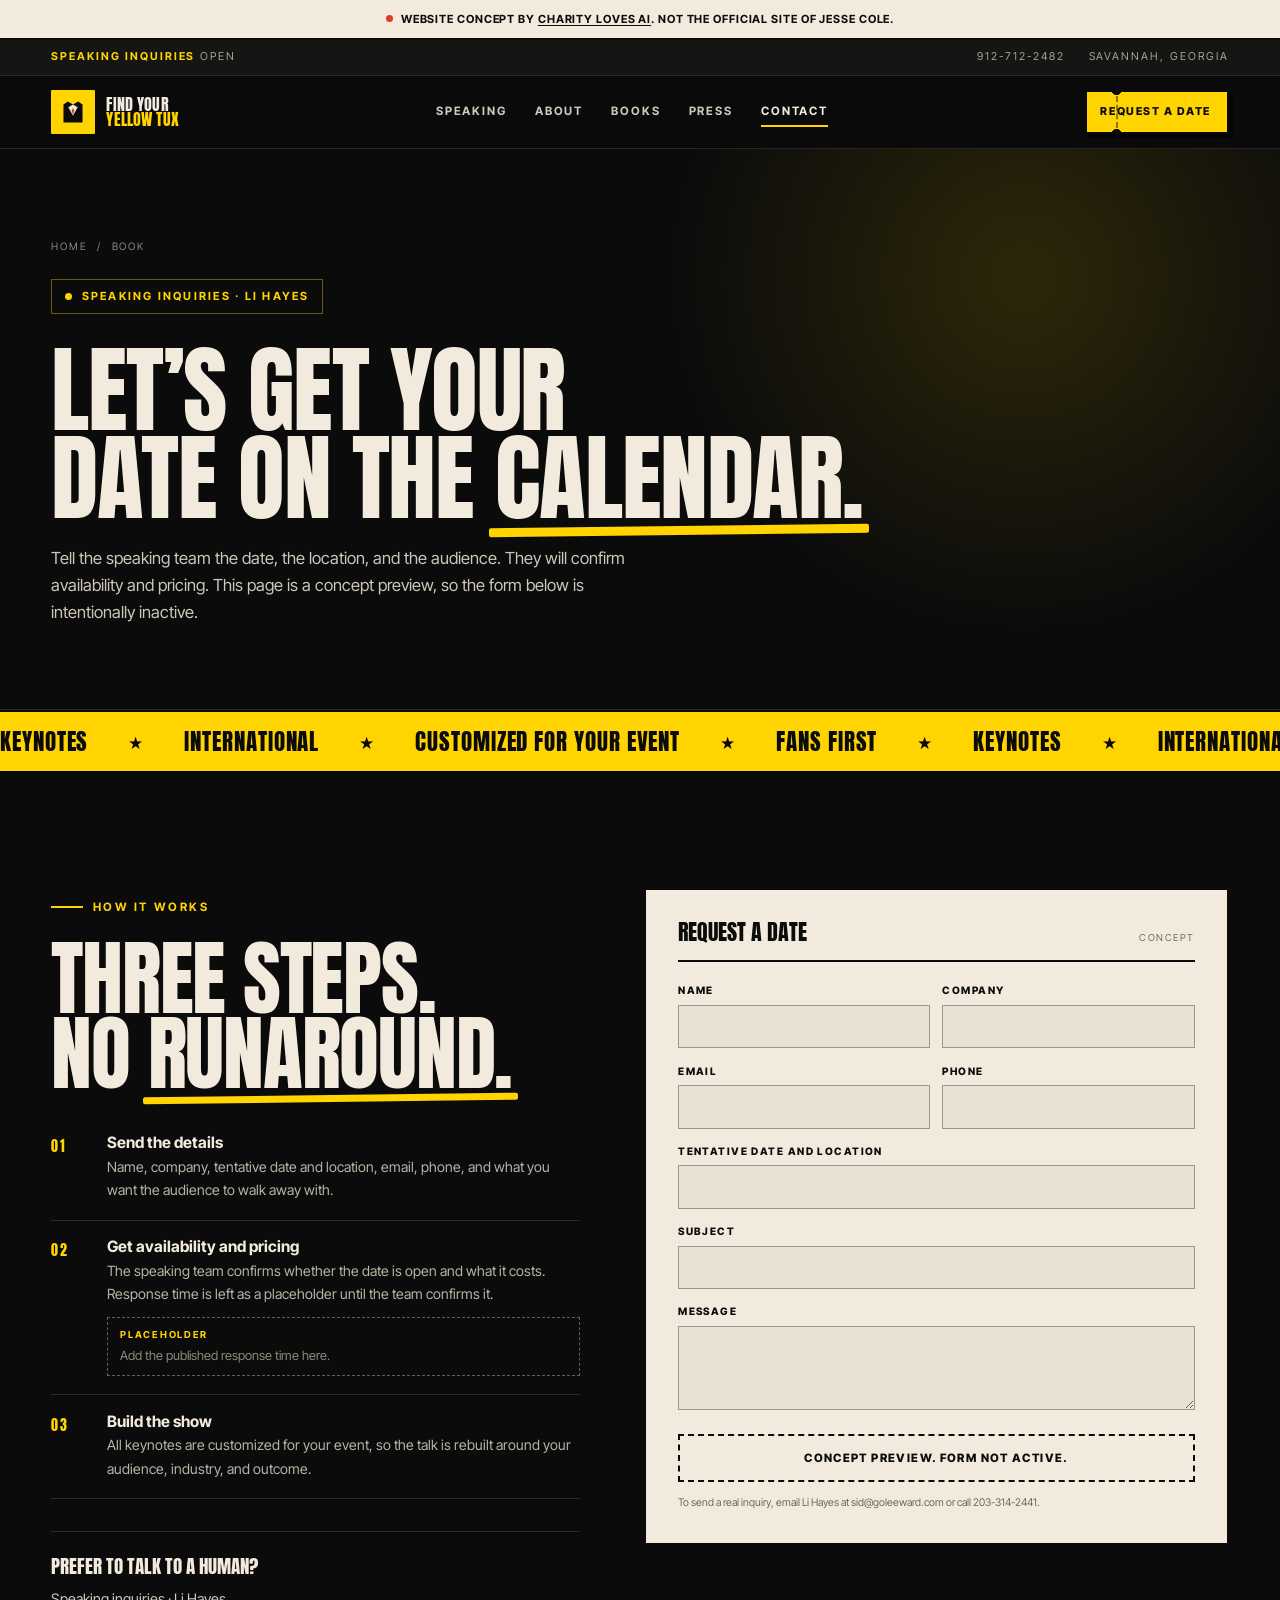
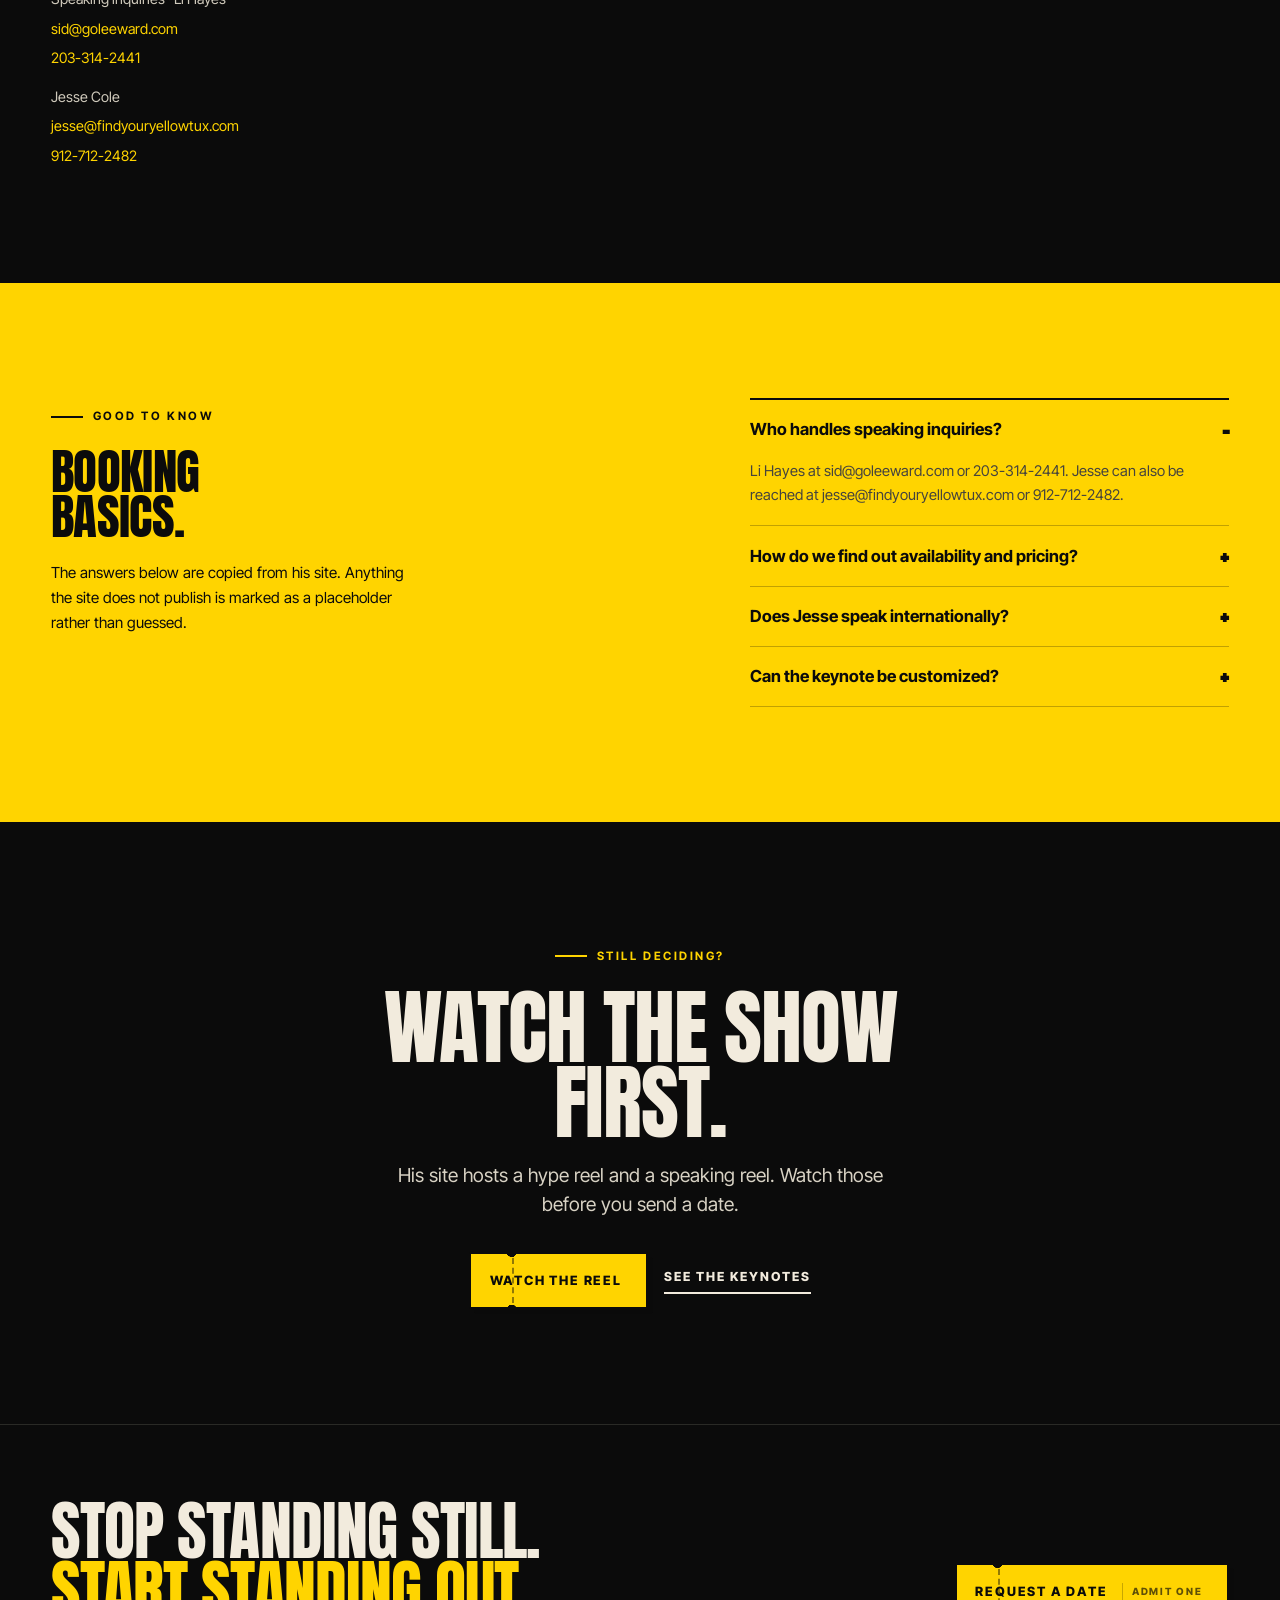
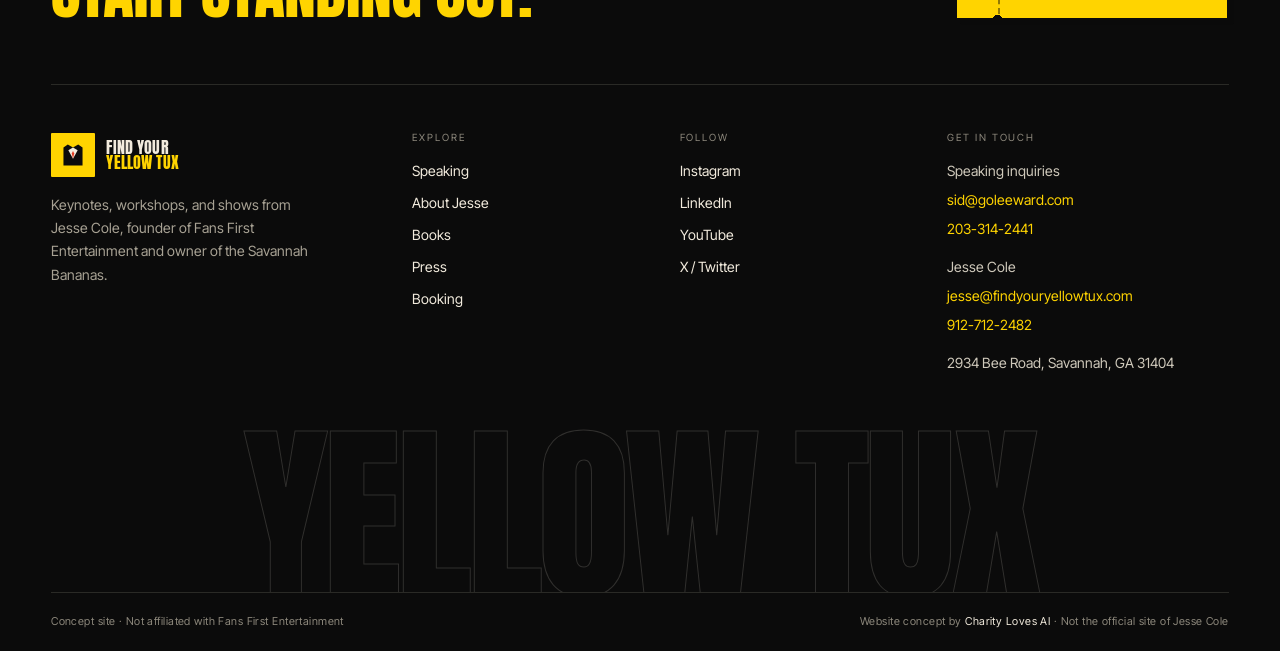
<file: book/index.html>
<!DOCTYPE html>
<html lang="en">
<head>
<meta charset="utf-8">
<meta name="viewport" content="width=device-width, initial-scale=1">
<title>Book · Find Your Yellow Tux Concept</title>
<meta name="description" content="A website concept for Jesse Cole, keynote speaker and owner of the Savannah Bananas. Built by Charity Loves AI. Not the official site.">
<meta name="robots" content="noindex, nofollow">
<meta name="theme-color" content="#0b0b0b">

<meta property="og:type" content="website">
<meta property="og:site_name" content="Find Your Yellow Tux Concept">
<meta property="og:title" content="Book Jesse Cole | Check Availability">
<meta property="og:description" content="Tell us the date and the room. We'll tell you if the show fits.">
<meta property="og:url" content="https://yellowtux.surge.sh/">
<meta property="og:image" content="https://yellowtux.surge.sh/assets/og-image.jpg">
<meta name="twitter:card" content="summary_large_image">
<meta name="twitter:title" content="Book Jesse Cole | Check Availability">
<meta name="twitter:description" content="Tell us the date and the room. We'll tell you if the show fits.">
<meta name="twitter:image" content="https://yellowtux.surge.sh/assets/og-image.jpg">

<link rel="icon" href="/assets/favicon.svg" type="image/svg+xml">
<link rel="preconnect" href="https://fonts.googleapis.com">
<link rel="preconnect" href="https://fonts.gstatic.com" crossorigin>
<link href="https://fonts.googleapis.com/css2?family=Anton&family=Instrument+Serif:ital@0;1&family=Inter+Tight:wght@400;500;600;700;800&display=swap" rel="stylesheet">
<link rel="stylesheet" href="/assets/css/style.css">
<noscript><style>[data-reveal]{opacity:1 !important;transform:none !important}</style></noscript>


<script type="application/ld+json">
{
  "@context": "https://schema.org",
  "@graph": [
    {
      "@type": "ContactPage",
      "name": "Book Jesse Cole",
      "url": "https://findyouryellowtux.com/book",
      "about": {
        "@type": "Person",
        "name": "Jesse Cole",
        "jobTitle": "Keynote Speaker and Owner of the Savannah Bananas"
      },
      "mainEntity": {
        "@type": "Organization",
        "name": "Fans First Entertainment",
        "email": "jesse@findyouryellowtux.com",
        "telephone": "+1-912-712-2482",
        "address": {
          "@type": "PostalAddress",
          "streetAddress": "2934 Bee Road",
          "addressLocality": "Savannah",
          "addressRegion": "GA",
          "postalCode": "31404",
          "addressCountry": "US"
        },
        "contactPoint": {
          "@type": "ContactPoint",
          "contactType": "Speaking inquiries",
          "name": "Li Hayes",
          "email": "sid@goleeward.com",
          "telephone": "+1-203-314-2441"
        }
      }
    },
    {
      "@type": "BreadcrumbList",
      "itemListElement": [
        { "@type": "ListItem", "position": 1, "name": "Home", "item": "https://findyouryellowtux.com/" },
        { "@type": "ListItem", "position": 2, "name": "Book", "item": "https://findyouryellowtux.com/book" }
      ]
    }
  ]
}
</script>
</head>
<body>
<a class="skip" href="#main">Skip to content</a>
<div class="concept-banner" role="note">
  <span class="concept-banner__dot" aria-hidden="true"></span>
  <span>Website concept by <a href="https://charitylovesai.com" target="_blank" rel="noopener">Charity Loves AI</a>. Not the official site of Jesse Cole.</span>
</div>


<div class="topbar">
  <div class="wrap topbar__in">
    <div><strong>Speaking inquiries</strong> open</div>
    <div class="topbar__right">
      <a href="tel:+19127122482">912-712-2482</a>
      <span>Savannah, Georgia</span>
    </div>
  </div>
</div>

<header class="site-header" id="site-header">
  <div class="wrap nav">
    <a class="brand" href="/" aria-label="Find Your Yellow Tux home">
      <span class="brand__mark" aria-hidden="true">
        <svg viewBox="0 0 24 24" fill="none" xmlns="http://www.w3.org/2000/svg">
          <path d="M7.2 2.2 12 5.1l4.8-2.9 4 2.8v16.8H3.2V5l4-2.8Z" fill="#0b0b0b"/>
          <path d="M12 5.1 16.3 7.6 12 15.4 7.7 7.6 12 5.1Z" fill="#f2ebdd"/>
          <path d="M12 8.4l1.15 2.2L12 15.2l-1.15-4.6L12 8.4Z" fill="#e23b22"/>
        </svg>
      </span>
      <span class="brand__type"><span>Find Your</span><span>Yellow Tux</span></span>
    </a>
    <nav class="nav__links" aria-label="Primary">
      <a href="/speaking/">Speaking</a>
      <a href="/about/">About</a>
      <a href="/about/#books">Books</a>
      <a href="/about/#press">Press</a>
      <a href="/book/" aria-current="page">Contact</a>
    </nav>
    <div class="nav__cta">
      <a class="btn" href="#request"><span>Request a date</span><span class="btn__tag">Admit one</span></a>
      <button class="burger" type="button" aria-label="Open menu" aria-expanded="false" aria-controls="mobile-menu"><span></span></button>
    </div>
  </div>
</header>

<div class="mobile-menu" id="mobile-menu" aria-hidden="true">
  <div class="mobile-menu__top">
    <span class="brand__type"><span>Find Your</span><span>Yellow Tux</span></span>
    <button class="mobile-menu__close" type="button" aria-label="Close menu">&times;</button>
  </div>
  <nav aria-label="Mobile">
    <a href="/speaking/">Speaking <em>01</em></a>
    <a href="/about/">About <em>02</em></a>
    <a href="/about/#books">Books <em>03</em></a>
    <a href="/about/#press">Press <em>04</em></a>
    <a href="/book/">Contact <em>05</em></a>
  </nav>
  <a class="btn" href="#request"><span>Request a date</span></a>
</div>

<main id="main">
  <section class="page-hero">
    <div class="wrap">
      <div class="page-hero__crumb"><a href="/">Home</a> <span>/</span> <span>Book</span></div>
      <span class="hero__kicker"><i></i> Speaking inquiries · Li Hayes</span>
      <h1 class="display">Let&rsquo;s get your<br>date on the <span class="mark">calendar.</span></h1>
      <p>Tell the speaking team the date, the location, and the audience. They will confirm availability and pricing. This page is a concept preview, so the form below is intentionally inactive.</p>
    </div>
  </section>

  <div class="marquee" aria-hidden="true">
    <div class="marquee__track">
      <span>Keynotes</span><span>International</span><span>Customized for your event</span><span>Fans first</span><span>Keynotes</span><span>International</span><span>Customized for your event</span><span>Fans first</span>
    </div>
  </div>

  <section class="section" id="request">
    <div class="wrap booking-grid">
      <div data-reveal>
        <span class="eyebrow">How it works</span>
        <h2 class="display h-lg" style="margin-bottom:1.5rem">Three steps.<br>No <span class="mark">runaround.</span></h2>
        <ol class="steps">
          <li>
            <div>
              <h3>Send the details</h3>
              <p>Name, company, tentative date and location, email, phone, and what you want the audience to walk away with.</p>
            </div>
          </li>
          <li>
            <div>
              <h3>Get availability and pricing</h3>
              <p>The speaking team confirms whether the date is open and what it costs. Response time is left as a placeholder until the team confirms it.</p>
              <div class="placeholder placeholder--tight"><b>Placeholder</b>Add the published response time here.</div>
            </div>
          </li>
          <li>
            <div>
              <h3>Build the show</h3>
              <p>All keynotes are customized for your event, so the talk is rebuilt around your audience, industry, and outcome.</p>
            </div>
          </li>
        </ol>

        <div style="margin-top:2rem;padding-top:1.5rem;border-top:1px solid var(--ink-line)">
          <h3 style="font-family:var(--font-display);text-transform:uppercase;font-size:1.2rem;margin-bottom:.75rem">Prefer to talk to a human?</h3>
          <div class="footer__contact" style="font-size:.9rem">
            <span>Speaking inquiries · Li Hayes</span>
            <a href="mailto:sid@goleeward.com">sid@goleeward.com</a>
            <a href="tel:+12033142441">203-314-2441</a>
            <span style="margin-top:.6rem">Jesse Cole</span>
            <a href="mailto:jesse@findyouryellowtux.com">jesse@findyouryellowtux.com</a>
            <a href="tel:+19127122482">912-712-2482</a>
          </div>
        </div>
      </div>

      <div class="form-card" data-reveal style="--d:.1s">
        <div class="form-card__head">
          <h3>Request a date</h3>
          <span>Concept</span>
        </div>
        <div class="form-disabled" aria-describedby="form-inactive">
          <div class="field-row">
            <div class="field">
              <label for="name">Name</label>
              <input id="name" name="name" type="text" autocomplete="off" disabled>
            </div>
            <div class="field">
              <label for="company">Company</label>
              <input id="company" name="company" type="text" autocomplete="off" disabled>
            </div>
          </div>
          <div class="field-row">
            <div class="field">
              <label for="email">Email</label>
              <input id="email" name="email" type="email" autocomplete="off" disabled>
            </div>
            <div class="field">
              <label for="phone">Phone</label>
              <input id="phone" name="phone" type="tel" autocomplete="off" disabled>
            </div>
          </div>
          <div class="field">
            <label for="dateloc">Tentative date and location</label>
            <input id="dateloc" name="dateloc" type="text" autocomplete="off" disabled>
          </div>
          <div class="field">
            <label for="subject">Subject</label>
            <input id="subject" name="subject" type="text" autocomplete="off" disabled>
          </div>
          <div class="field">
            <label for="message">Message</label>
            <textarea id="message" name="message" rows="3" disabled></textarea>
          </div>
          <p class="form-inactive" id="form-inactive">Concept preview. Form not active.</p>
        </div>
        <p class="form-note">To send a real inquiry, email <a href="mailto:sid@goleeward.com">Li Hayes at sid@goleeward.com</a> or call <a href="tel:+12033142441">203-314-2441</a>.</p>
      </div>
    </div>
  </section>

  <section class="section section--yellow">
    <div class="wrap">
      <div class="proof__grid">
        <div data-reveal>
          <span class="eyebrow">Good to know</span>
          <h2 class="display h-md" style="margin-bottom:1.25rem">Booking<br>basics.</h2>
          <p style="max-width:40ch;font-size:.95rem">The answers below are copied from his site. Anything the site does not publish is marked as a placeholder rather than guessed.</p>
        </div>
        <div class="faq" data-reveal style="--d:.1s">
          <div class="faq__list">
            <details open>
              <summary>Who handles speaking inquiries?</summary>
              <p>Li Hayes at <a href="mailto:sid@goleeward.com">sid@goleeward.com</a> or 203-314-2441. Jesse can also be reached at <a href="mailto:jesse@findyouryellowtux.com">jesse@findyouryellowtux.com</a> or 912-712-2482.</p>
            </details>
            <details>
              <summary>How do we find out availability and pricing?</summary>
              <p>His site asks event teams to send the date, location, and event details through the inquiry form. The team replies with availability and pricing.</p>
            </details>
            <details>
              <summary>Does Jesse speak internationally?</summary>
              <p>Yes. His site describes him as a highly sought-after international keynote speaker.</p>
            </details>
            <details>
              <summary>Can the keynote be customized?</summary>
              <p>Yes. His site states that all keynotes are customized for your event.</p>
            </details>
          </div>
        </div>
      </div>
    </div>
  </section>

  <section class="section">
    <div class="wrap" style="text-align:center;max-width:820px">
      <span class="eyebrow" style="justify-content:center">Still deciding?</span>
      <h2 class="display h-lg" style="margin-bottom:1.25rem">Watch the show<br>first.</h2>
      <p class="lede" style="margin-inline:auto;margin-bottom:2rem">His site hosts a hype reel and a speaking reel. Watch those before you send a date.</p>
      <div style="display:flex;gap:1rem;justify-content:center;flex-wrap:wrap">
        <a class="btn" href="https://www.youtube.com/channel/UCasNOOUN7FbQXBUsfZD4Y_Q" target="_blank" rel="noopener"><span>Watch the reel</span></a>
        <a class="link-arrow" href="/speaking/" style="align-self:center">See the keynotes</a>
      </div>
    </div>
  </section>

</main>

<footer class="footer">
  <div class="wrap">
    <div class="footer__cta">
      <h2 class="display h-lg">Stop standing still.<br><span style="color:var(--yellow)">Start standing out.</span></h2>
      <a class="btn" href="#request"><span>Request a date</span><span class="btn__tag">Admit one</span></a>
    </div>
    <div class="footer__grid">
      <div class="footer__brand">
        <a class="brand" href="/" style="margin-bottom:1rem">
          <span class="brand__mark" aria-hidden="true">
            <svg viewBox="0 0 24 24" fill="none" xmlns="http://www.w3.org/2000/svg">
              <path d="M7.2 2.2 12 5.1l4.8-2.9 4 2.8v16.8H3.2V5l4-2.8Z" fill="#0b0b0b"/>
              <path d="M12 5.1 16.3 7.6 12 15.4 7.7 7.6 12 5.1Z" fill="#f2ebdd"/>
              <path d="M12 8.4l1.15 2.2L12 15.2l-1.15-4.6L12 8.4Z" fill="#e23b22"/>
            </svg>
          </span>
          <span class="brand__type"><span>Find Your</span><span>Yellow Tux</span></span>
        </a>
        <p>Keynotes, workshops, and shows from Jesse Cole, founder of Fans First Entertainment and owner of the Savannah Bananas.</p>
      </div>
      <div>
        <h4>Explore</h4>
        <ul>
          <li><a href="/speaking/">Speaking</a></li>
          <li><a href="/about/">About Jesse</a></li>
          <li><a href="/about/#books">Books</a></li>
          <li><a href="/about/#press">Press</a></li>
          <li><a href="/book/">Booking</a></li>
        </ul>
      </div>
      <div>
        <h4>Follow</h4>
        <ul>
          <li><a href="https://www.instagram.com/yellowtuxjesse/" target="_blank" rel="noopener">Instagram</a></li>
          <li><a href="https://www.linkedin.com/in/yellowtuxjesse/" target="_blank" rel="noopener">LinkedIn</a></li>
          <li><a href="https://www.youtube.com/channel/UCasNOOUN7FbQXBUsfZD4Y_Q" target="_blank" rel="noopener">YouTube</a></li>
          <li><a href="https://twitter.com/YellowTuxJesse" target="_blank" rel="noopener">X / Twitter</a></li>
        </ul>
      </div>
      <div>
        <h4>Get in touch</h4>
        <div class="footer__contact">
          <span>Speaking inquiries</span>
          <a href="mailto:sid@goleeward.com">sid@goleeward.com</a>
          <a href="tel:+12033142441">203-314-2441</a>
          <span style="margin-top:.6rem">Jesse Cole</span>
          <a href="mailto:jesse@findyouryellowtux.com">jesse@findyouryellowtux.com</a>
          <a href="tel:+19127122482">912-712-2482</a>
          <span style="margin-top:.6rem">2934 Bee Road, Savannah, GA 31404</span>
        </div>
      </div>
    </div>
    <div class="footer__wordmark" aria-hidden="true">YELLOW TUX</div>
    <div class="footer__bottom">
      <span>Concept site · Not affiliated with Fans First Entertainment</span>
      <span>Website concept by <a href="https://charitylovesai.com" target="_blank" rel="noopener" style="color:var(--bone)">Charity Loves AI</a> · Not the official site of Jesse Cole</span>
    </div>
  </div>
</footer>

<script src="/assets/js/main.js" defer></script>
</body>
</html>
</file>
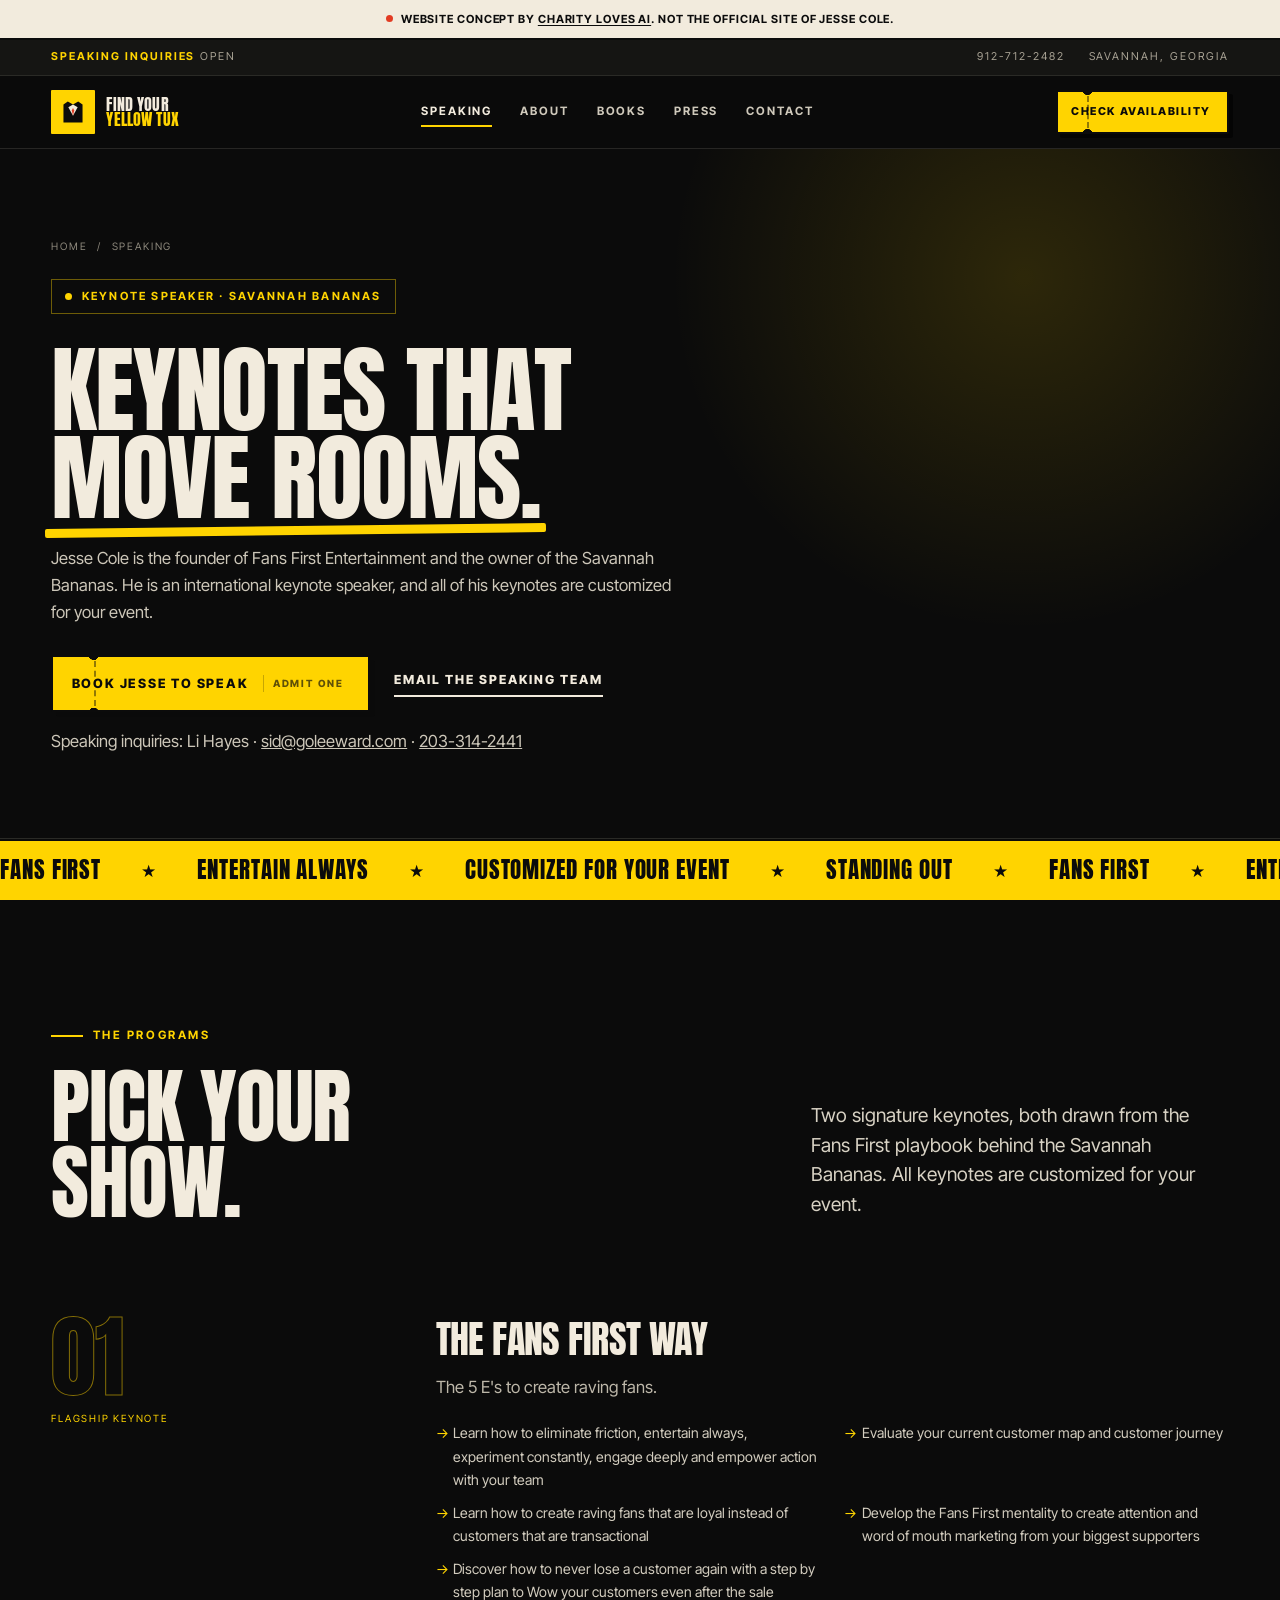
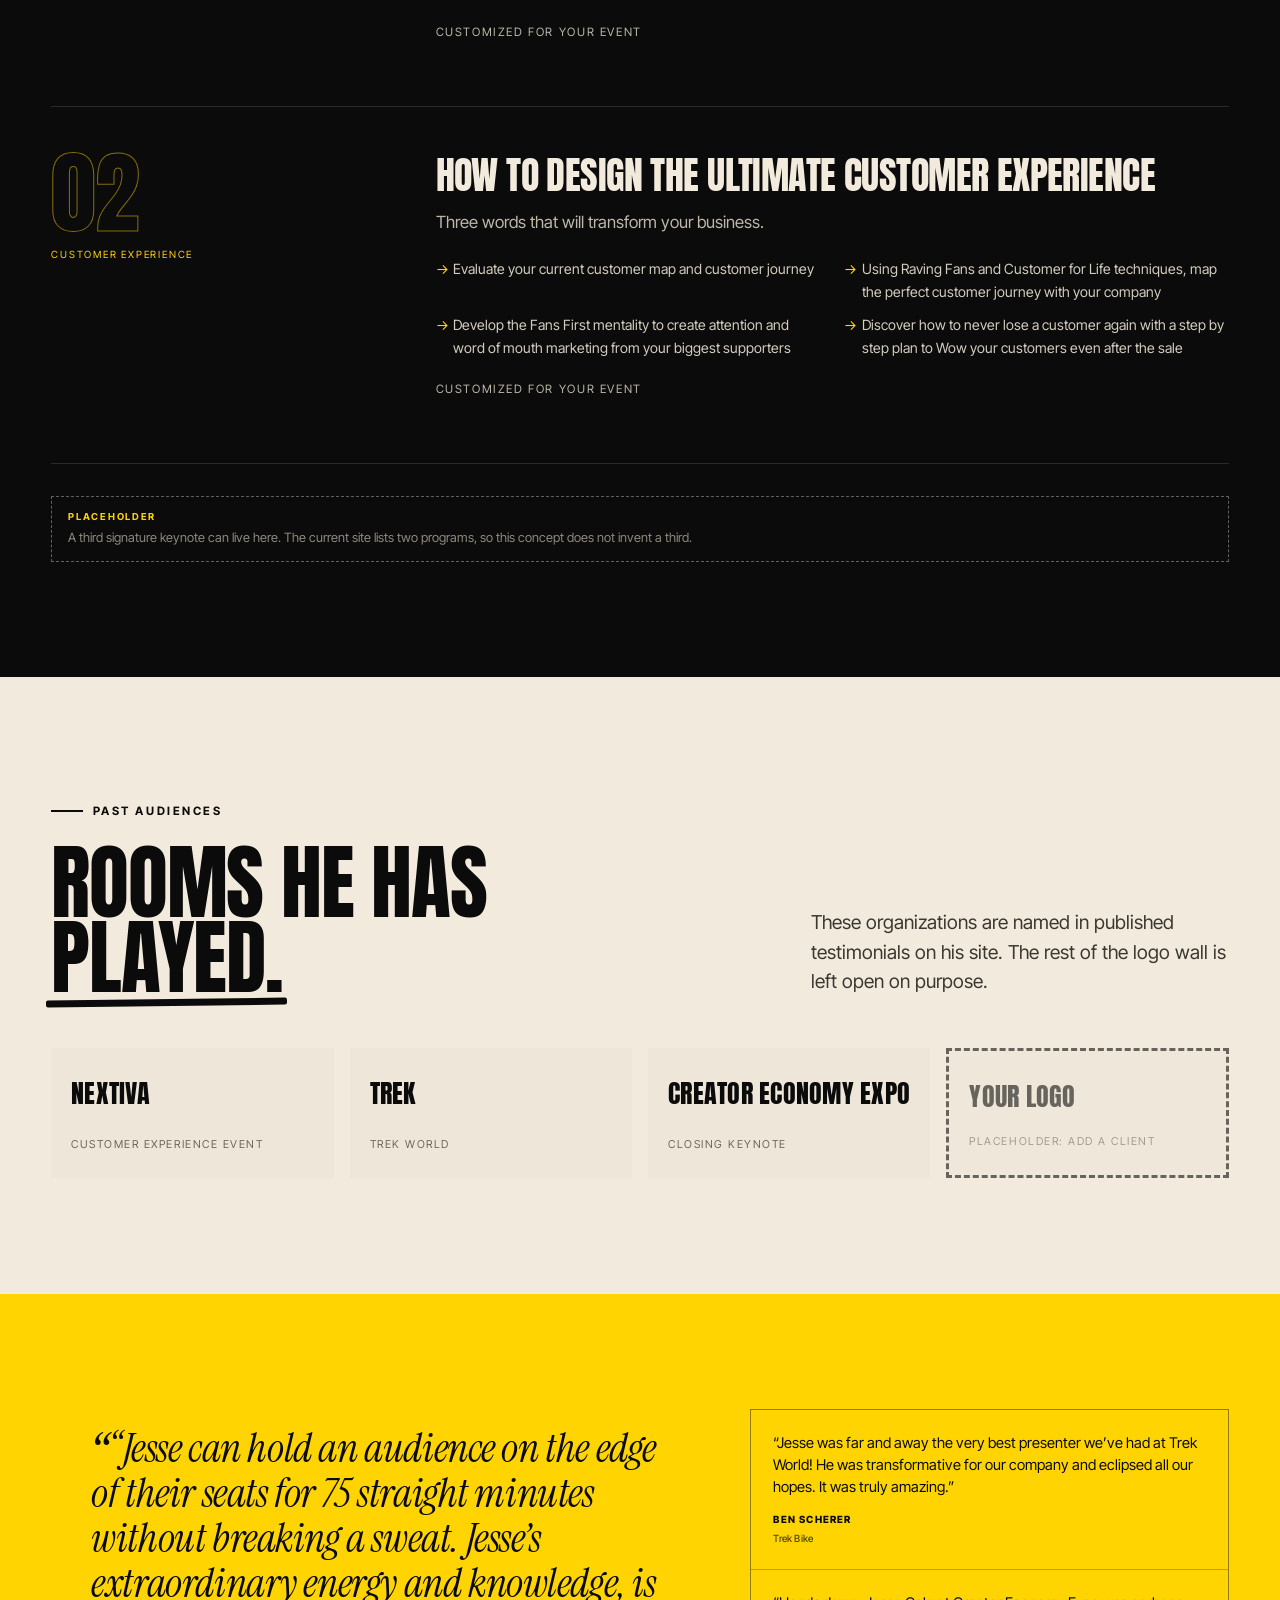
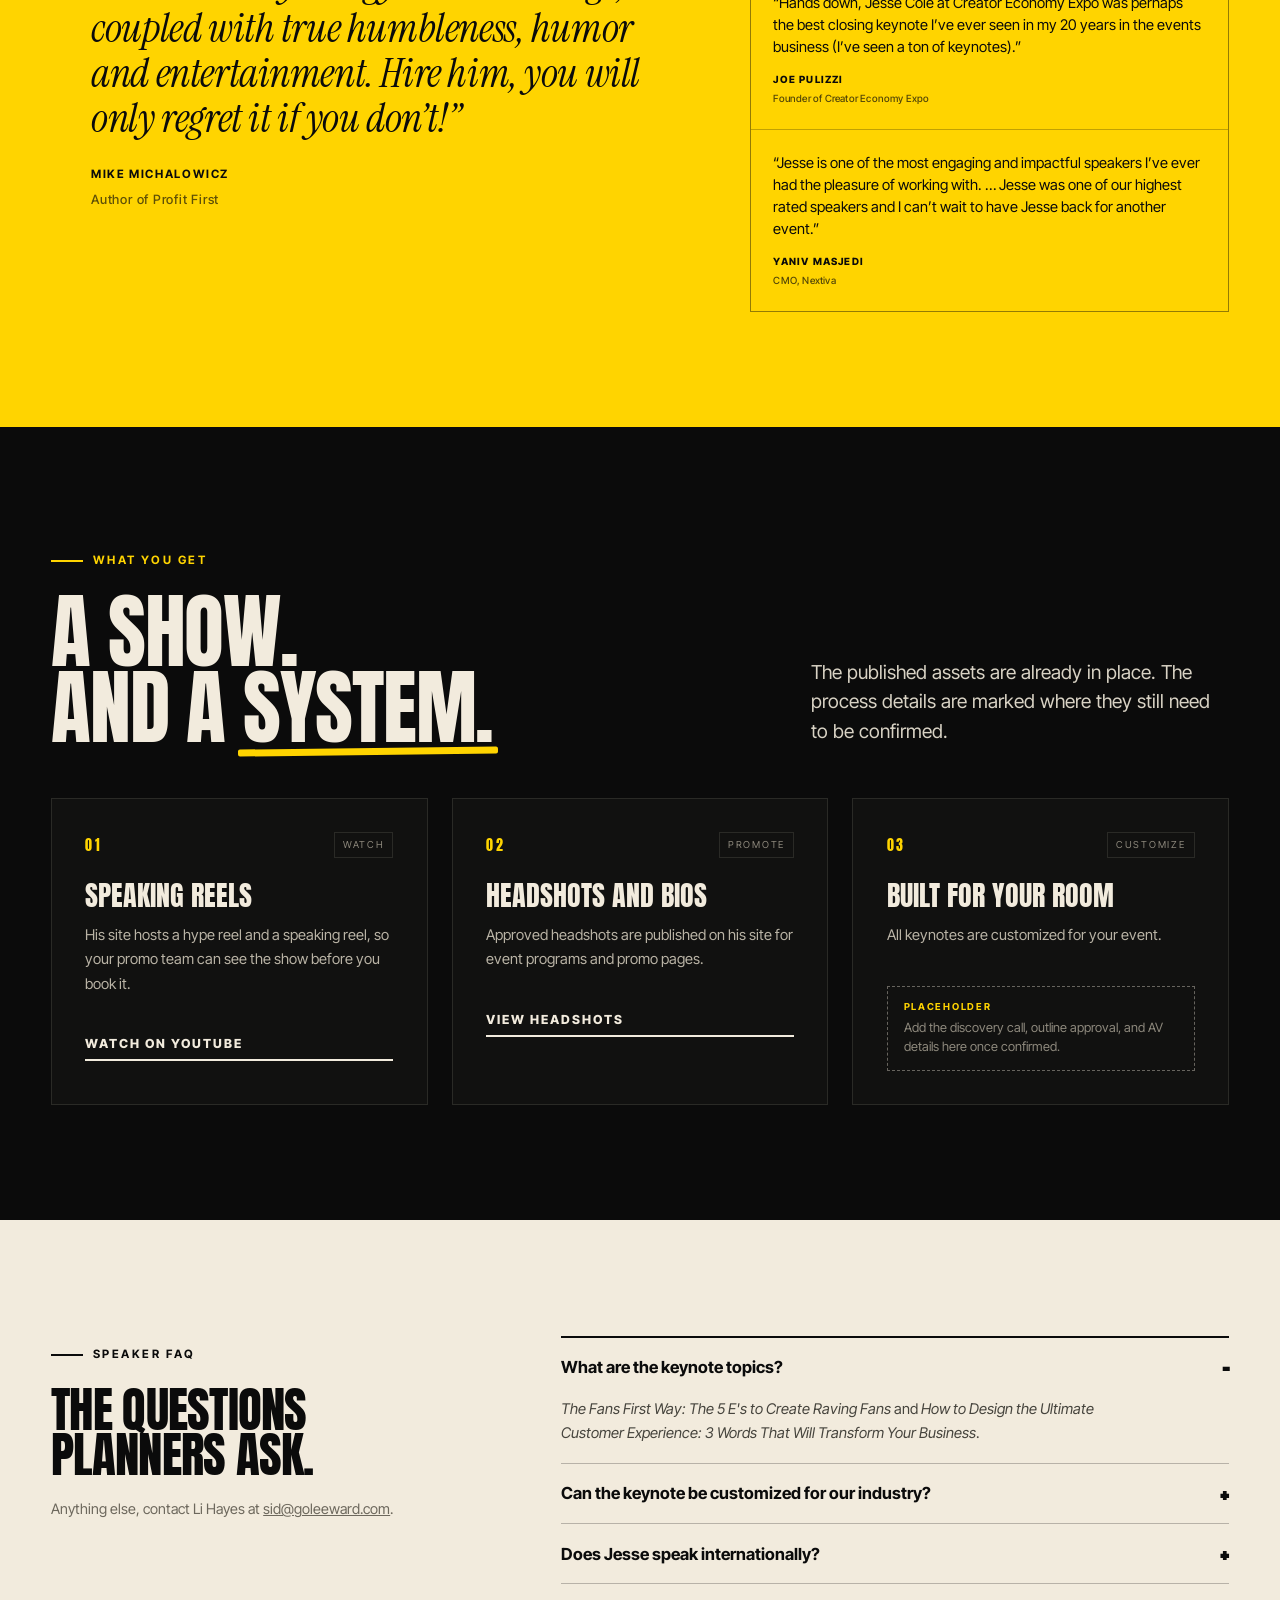
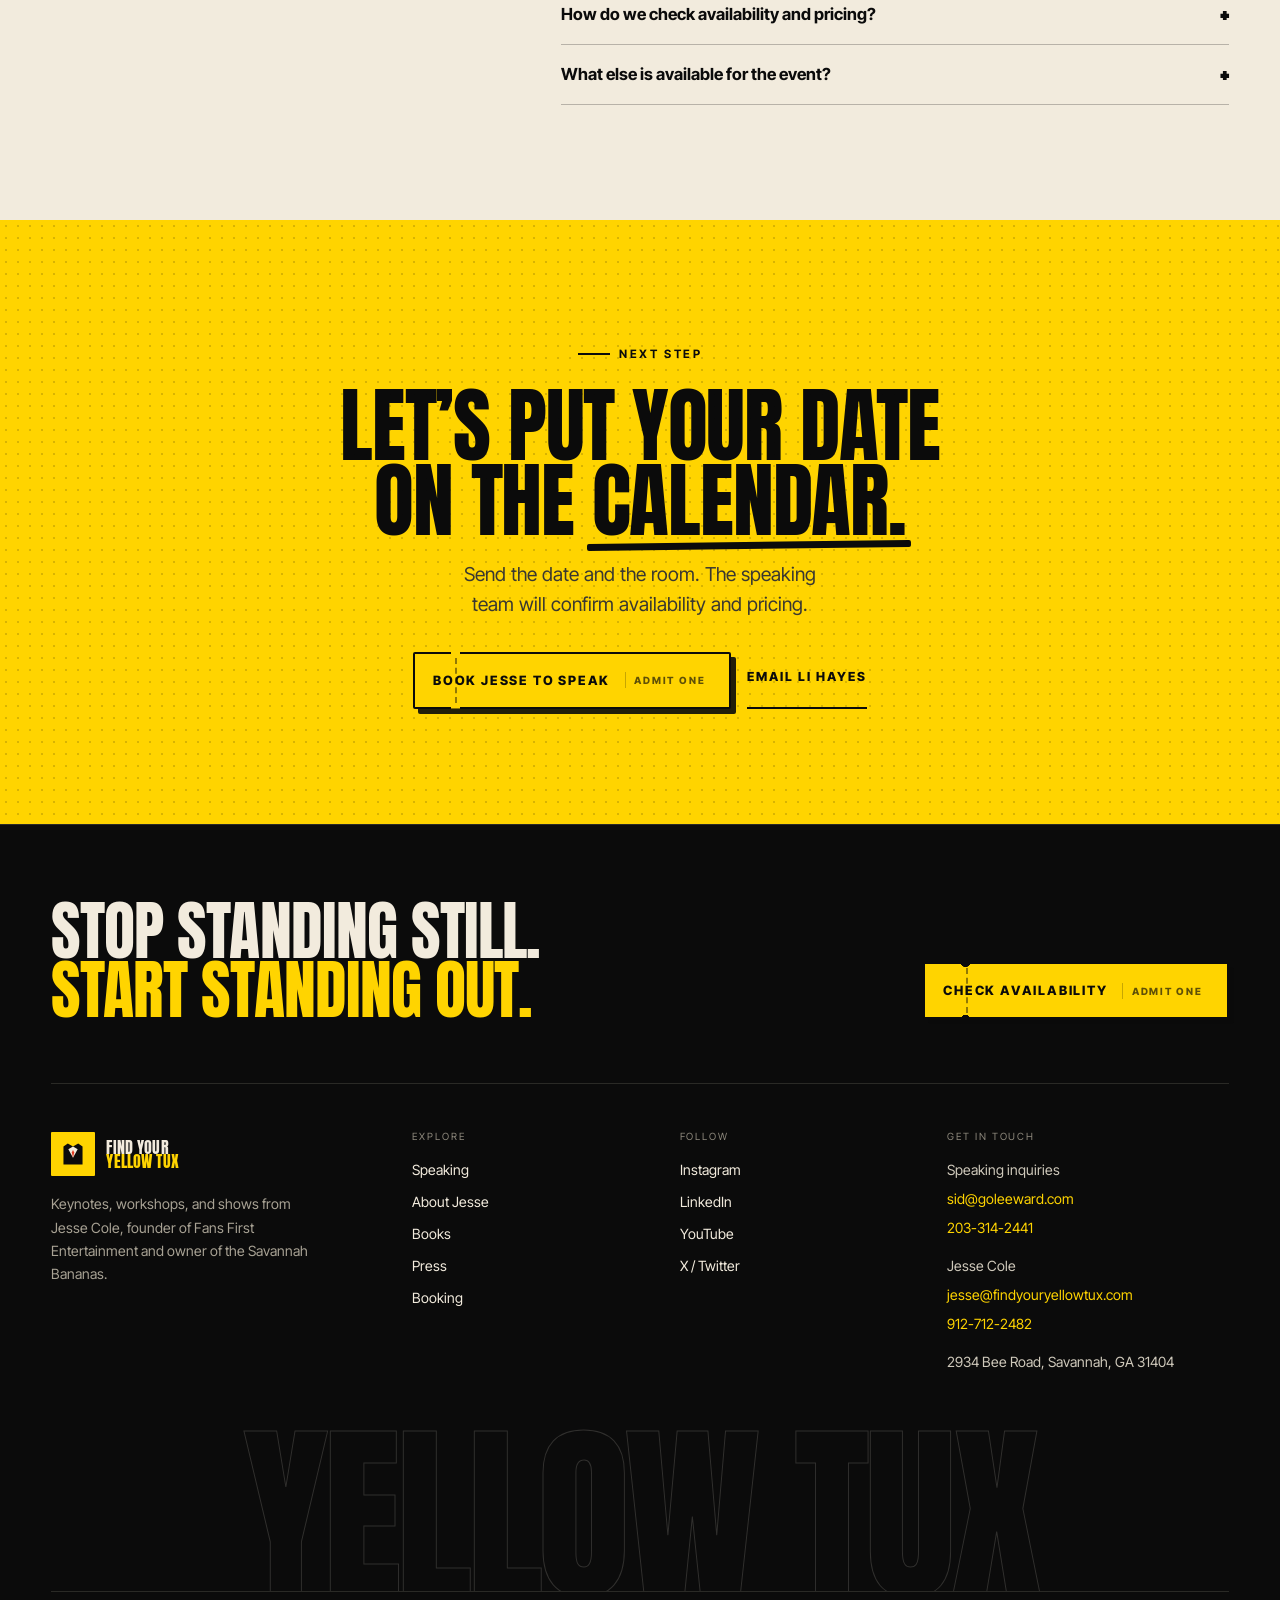
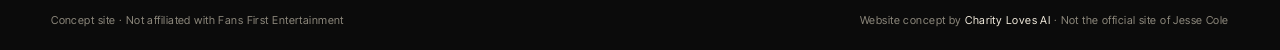
<file: speaking/index.html>
<!DOCTYPE html>
<html lang="en">
<head>
<meta charset="utf-8">
<meta name="viewport" content="width=device-width, initial-scale=1">
<title>Speaking · Find Your Yellow Tux Concept</title>
<meta name="description" content="A website concept for Jesse Cole, keynote speaker and owner of the Savannah Bananas. Built by Charity Loves AI. Not the official site.">
<meta name="robots" content="noindex, nofollow">
<meta name="theme-color" content="#0b0b0b">

<meta property="og:type" content="website">
<meta property="og:site_name" content="Find Your Yellow Tux Concept">
<meta property="og:title" content="Keynote Speaking | Jesse Cole">
<meta property="og:description" content="Three signature keynotes. One mission: make your people impossible to forget.">
<meta property="og:url" content="https://yellowtux.surge.sh/">
<meta property="og:image" content="https://yellowtux.surge.sh/assets/og-image.jpg">
<meta name="twitter:card" content="summary_large_image">
<meta name="twitter:title" content="Keynote Speaking | Jesse Cole">
<meta name="twitter:description" content="Three signature keynotes. One mission: make your people impossible to forget.">
<meta name="twitter:image" content="https://yellowtux.surge.sh/assets/og-image.jpg">

<link rel="icon" href="/assets/favicon.svg" type="image/svg+xml">
<link rel="preconnect" href="https://fonts.googleapis.com">
<link rel="preconnect" href="https://fonts.gstatic.com" crossorigin>
<link href="https://fonts.googleapis.com/css2?family=Anton&family=Instrument+Serif:ital@0;1&family=Inter+Tight:wght@400;500;600;700;800&display=swap" rel="stylesheet">
<link rel="stylesheet" href="/assets/css/style.css">
<noscript><style>[data-reveal]{opacity:1 !important;transform:none !important}</style></noscript>


<script type="application/ld+json">
{
  "@context": "https://schema.org",
  "@graph": [
    {
      "@type": "Service",
      "@id": "https://findyouryellowtux.com/speaking#service",
      "name": "Jesse Cole Keynote Speaking",
      "serviceType": "Corporate keynote speaking, workshops, and event hosting",
      "provider": {
        "@type": "Person",
        "name": "Jesse Cole",
        "jobTitle": "Keynote Speaker and Owner of the Savannah Bananas",
        "url": "https://findyouryellowtux.com/"
      },
      "areaServed": { "@type": "Country", "name": "United States" },
      "description": "Keynotes on the Fans First Way, designing the ultimate customer experience, and standing out by doing the exact opposite of normal.",
      "url": "https://findyouryellowtux.com/speaking",
      "hasOfferCatalog": {
        "@type": "OfferCatalog",
        "name": "Keynote Programs",
        "itemListElement": [
          { "@type": "Offer", "itemOffered": { "@type": "Service", "name": "The Fans First Way" } },
          { "@type": "Offer", "itemOffered": { "@type": "Service", "name": "How to Design the Ultimate Customer Experience" } },
          { "@type": "Offer", "itemOffered": { "@type": "Service", "name": "If It's Normal, Do the Exact Opposite" } }
        ]
      }
    },
    {
      "@type": "FAQPage",
      "mainEntity": [
        {
          "@type": "Question",
          "name": "What types of events does Jesse Cole speak at?",
          "acceptedAnswer": { "@type": "Answer", "text": "Jesse Cole speaks at corporate conferences, sales kickoffs, leadership summits, customer experience events, association meetings, and company celebrations. He also runs workshops and hosts multi-day events as an emcee." }
        },
        {
          "@type": "Question",
          "name": "How long is a Jesse Cole keynote?",
          "acceptedAnswer": { "@type": "Answer", "text": "Most keynotes run 45 to 75 minutes, followed by an optional audience Q&A. Workshops are typically half-day or full-day sessions, and every program is customized to the event." }
        },
        {
          "@type": "Question",
          "name": "Can the keynote be customized for our industry?",
          "acceptedAnswer": { "@type": "Answer", "text": "Yes. Jesse and his team research your audience, interview stakeholders, and rebuild the examples, stories, and calls to action around your business so the message lands after the applause stops." }
        },
        {
          "@type": "Question",
          "name": "Do you provide a speaker reel and promotional assets?",
          "acceptedAnswer": { "@type": "Answer", "text": "Yes. Event teams receive a speaker reel, approved headshots, a short and long bio, introduction scripts, and stage or AV requirements to make promotion simple." }
        }
      ]
    },
    {
      "@type": "BreadcrumbList",
      "itemListElement": [
        { "@type": "ListItem", "position": 1, "name": "Home", "item": "https://findyouryellowtux.com/" },
        { "@type": "ListItem", "position": 2, "name": "Speaking", "item": "https://findyouryellowtux.com/speaking" }
      ]
    }
  ]
}
</script>
</head>
<body>
<a class="skip" href="#main">Skip to content</a>
<div class="concept-banner" role="note">
  <span class="concept-banner__dot" aria-hidden="true"></span>
  <span>Website concept by <a href="https://charitylovesai.com" target="_blank" rel="noopener">Charity Loves AI</a>. Not the official site of Jesse Cole.</span>
</div>


<div class="topbar">
  <div class="wrap topbar__in">
    <div><strong>Speaking inquiries</strong> open</div>
    <div class="topbar__right">
      <a href="tel:+19127122482">912-712-2482</a>
      <span>Savannah, Georgia</span>
    </div>
  </div>
</div>

<header class="site-header" id="site-header">
  <div class="wrap nav">
    <a class="brand" href="/" aria-label="Find Your Yellow Tux home">
      <span class="brand__mark" aria-hidden="true">
        <svg viewBox="0 0 24 24" fill="none" xmlns="http://www.w3.org/2000/svg">
          <path d="M7.2 2.2 12 5.1l4.8-2.9 4 2.8v16.8H3.2V5l4-2.8Z" fill="#0b0b0b"/>
          <path d="M12 5.1 16.3 7.6 12 15.4 7.7 7.6 12 5.1Z" fill="#f2ebdd"/>
          <path d="M12 8.4l1.15 2.2L12 15.2l-1.15-4.6L12 8.4Z" fill="#e23b22"/>
        </svg>
      </span>
      <span class="brand__type"><span>Find Your</span><span>Yellow Tux</span></span>
    </a>
    <nav class="nav__links" aria-label="Primary">
      <a href="/speaking/" aria-current="page">Speaking</a>
      <a href="/about/">About</a>
      <a href="/about/#books">Books</a>
      <a href="/about/#press">Press</a>
      <a href="/book/">Contact</a>
    </nav>
    <div class="nav__cta">
      <a class="btn" href="/book/"><span>Check availability</span><span class="btn__tag">Admit one</span></a>
      <button class="burger" type="button" aria-label="Open menu" aria-expanded="false" aria-controls="mobile-menu"><span></span></button>
    </div>
  </div>
</header>

<div class="mobile-menu" id="mobile-menu" aria-hidden="true">
  <div class="mobile-menu__top">
    <span class="brand__type"><span>Find Your</span><span>Yellow Tux</span></span>
    <button class="mobile-menu__close" type="button" aria-label="Close menu">&times;</button>
  </div>
  <nav aria-label="Mobile">
    <a href="/speaking/">Speaking <em>01</em></a>
    <a href="/about/">About <em>02</em></a>
    <a href="/about/#books">Books <em>03</em></a>
    <a href="/about/#press">Press <em>04</em></a>
    <a href="/book/">Contact <em>05</em></a>
  </nav>
  <a class="btn" href="/book/"><span>Check availability</span></a>
</div>

<main id="main">
  <section class="page-hero">
    <div class="wrap">
      <div class="page-hero__crumb"><a href="/">Home</a> <span>/</span> <span>Speaking</span></div>
      <span class="hero__kicker"><i></i> Keynote Speaker · Savannah Bananas</span>
      <h1 class="display">Keynotes that<br><span class="mark">move rooms.</span></h1>
      <p>Jesse Cole is the founder of Fans First Entertainment and the owner of the Savannah Bananas. He is an international keynote speaker, and all of his keynotes are customized for your event.</p>
      <div class="hero__actions" style="margin-top:1.75rem">
        <a class="btn" href="/book/"><span>Book Jesse to speak</span><span class="btn__tag">Admit one</span></a>
        <a class="link-arrow" href="mailto:sid@goleeward.com">Email the speaking team</a>
      </div>
      <p class="page-hero__note">Speaking inquiries: Li Hayes · <a href="mailto:sid@goleeward.com">sid@goleeward.com</a> · <a href="tel:+12033142441">203-314-2441</a></p>
    </div>
  </section>

  <div class="marquee" aria-hidden="true">
    <div class="marquee__track">
      <span>Fans first</span><span>Entertain always</span><span>Customized for your event</span><span>Standing out</span><span>Fans first</span><span>Entertain always</span><span>Customized for your event</span><span>Standing out</span>
    </div>
  </div>

  <section class="section">
    <div class="wrap">
      <div class="lineup__head">
        <div data-reveal>
          <span class="eyebrow">The programs</span>
          <h2 class="display h-lg">Pick your<br>show.</h2>
        </div>
        <p class="lede" data-reveal style="--d:.1s">Two signature keynotes, both drawn from the Fans First playbook behind the Savannah Bananas. All keynotes are customized for your event.</p>
      </div>

      <article class="topic" data-reveal>
        <div>
          <div class="topic__num">01</div>
          <div class="topic__meta">Flagship keynote</div>
        </div>
        <div>
          <h2 class="display">The Fans First Way</h2>
          <p class="topic__sub">The 5 E's to create raving fans.</p>
          <ul>
            <li>Learn how to eliminate friction, entertain always, experiment constantly, engage deeply and empower action with your team</li>
            <li>Evaluate your current customer map and customer journey</li>
            <li>Learn how to create raving fans that are loyal instead of customers that are transactional</li>
            <li>Develop the Fans First mentality to create attention and word of mouth marketing from your biggest supporters</li>
            <li>Discover how to never lose a customer again with a step by step plan to Wow your customers even after the sale</li>
          </ul>
          <p class="topic__note">Customized for your event</p>
        </div>
      </article>

      <article class="topic" data-reveal>
        <div>
          <div class="topic__num">02</div>
          <div class="topic__meta">Customer experience</div>
        </div>
        <div>
          <h2 class="display">How to Design the Ultimate Customer Experience</h2>
          <p class="topic__sub">Three words that will transform your business.</p>
          <ul>
            <li>Evaluate your current customer map and customer journey</li>
            <li>Using Raving Fans and Customer for Life techniques, map the perfect customer journey with your company</li>
            <li>Develop the Fans First mentality to create attention and word of mouth marketing from your biggest supporters</li>
            <li>Discover how to never lose a customer again with a step by step plan to Wow your customers even after the sale</li>
          </ul>
          <p class="topic__note">Customized for your event</p>
        </div>
      </article>

      <div class="placeholder placeholder--wide" data-reveal>
        <b>Placeholder</b>
        A third signature keynote can live here. The current site lists two programs, so this concept does not invent a third.
      </div>
    </div>
  </section>

  <section class="section section--bone">
    <div class="wrap">
      <div class="lineup__head">
        <div data-reveal>
          <span class="eyebrow">Past audiences</span>
          <h2 class="display h-lg">Rooms he has<br><span class="mark">played.</span></h2>
        </div>
        <p class="lede" data-reveal style="--d:.1s">These organizations are named in published testimonials on his site. The rest of the logo wall is left open on purpose.</p>
      </div>

      <div class="logo-wall" data-reveal>
        <div class="logo-card"><span>Nextiva</span><em>Customer experience event</em></div>
        <div class="logo-card"><span>Trek</span><em>Trek World</em></div>
        <div class="logo-card"><span>Creator Economy Expo</span><em>Closing keynote</em></div>
        <div class="logo-card logo-card--empty"><span>Your logo</span><em>Placeholder: add a client</em></div>
      </div>
    </div>
  </section>

  <section class="section section--yellow">
    <div class="wrap">
      <div class="proof__grid">
        <figure class="quote-big" data-reveal>
          <blockquote>
            <p>&ldquo;Jesse can hold an audience on the edge of their seats for 75 straight minutes without breaking a sweat. Jesse&rsquo;s extraordinary energy and knowledge, is coupled with true humbleness, humor and entertainment. Hire him, you will only regret it if you don&rsquo;t!&rdquo;</p>
          </blockquote>
          <figcaption>Mike Michalowicz<span>Author of Profit First</span></figcaption>
        </figure>
        <div class="quotes-small" data-reveal style="--d:.1s">
          <figure>
            <p>&ldquo;Jesse was far and away the very best presenter we&rsquo;ve had at Trek World! He was transformative for our company and eclipsed all our hopes. It was truly amazing.&rdquo;</p>
            <figcaption>Ben Scherer<span>Trek Bike</span></figcaption>
          </figure>
          <figure>
            <p>&ldquo;Hands down, Jesse Cole at Creator Economy Expo was perhaps the best closing keynote I&rsquo;ve ever seen in my 20 years in the events business (I&rsquo;ve seen a ton of keynotes).&rdquo;</p>
            <figcaption>Joe Pulizzi<span>Founder of Creator Economy Expo</span></figcaption>
          </figure>
          <figure>
            <p>&ldquo;Jesse is one of the most engaging and impactful speakers I&rsquo;ve ever had the pleasure of working with. &hellip; Jesse was one of our highest rated speakers and I can&rsquo;t wait to have Jesse back for another event.&rdquo;</p>
            <figcaption>Yaniv Masjedi<span>CMO, Nextiva</span></figcaption>
          </figure>
        </div>
      </div>
    </div>
  </section>

  <section class="section">
    <div class="wrap">
      <div class="lineup__head">
        <div data-reveal>
          <span class="eyebrow">What you get</span>
          <h2 class="display h-lg">A show.<br>And a <span class="mark">system.</span></h2>
        </div>
        <p class="lede" data-reveal style="--d:.1s">The published assets are already in place. The process details are marked where they still need to be confirmed.</p>
      </div>
      <div class="cards">
        <article class="talk" data-reveal>
          <div class="talk__num"><span>01</span><em>Watch</em></div>
          <h3>Speaking reels</h3>
          <p class="talk__desc">His site hosts a hype reel and a speaking reel, so your promo team can see the show before you book it.</p>
          <a class="link-arrow" href="https://www.youtube.com/channel/UCasNOOUN7FbQXBUsfZD4Y_Q" target="_blank" rel="noopener" style="margin-top:1rem">Watch on YouTube</a>
        </article>
        <article class="talk" data-reveal style="--d:.08s">
          <div class="talk__num"><span>02</span><em>Promote</em></div>
          <h3>Headshots and bios</h3>
          <p class="talk__desc">Approved headshots are published on his site for event programs and promo pages.</p>
          <a class="link-arrow" href="https://findyouryellowtux.com/headshots/" target="_blank" rel="noopener" style="margin-top:1rem">View headshots</a>
        </article>
        <article class="talk" data-reveal style="--d:.16s">
          <div class="talk__num"><span>03</span><em>Customize</em></div>
          <h3>Built for your room</h3>
          <p class="talk__desc">All keynotes are customized for your event.</p>
          <div class="placeholder">
            <b>Placeholder</b>
            Add the discovery call, outline approval, and AV details here once confirmed.
          </div>
        </article>
      </div>
    </div>
  </section>

  <section class="section section--bone">
    <div class="wrap faq__grid">
      <div data-reveal>
        <span class="eyebrow">Speaker FAQ</span>
        <h2 class="display h-md">The questions<br>planners ask.</h2>
        <p style="margin-top:1.25rem;font-size:.9rem;color:var(--muted-dark)">Anything else, contact Li Hayes at <a href="mailto:sid@goleeward.com" style="text-decoration:underline">sid@goleeward.com</a>.</p>
      </div>
      <div class="faq" data-reveal style="--d:.1s">
        <div class="faq__list">
          <details open>
            <summary>What are the keynote topics?</summary>
            <p><em>The Fans First Way: The 5 E's to Create Raving Fans</em> and <em>How to Design the Ultimate Customer Experience: 3 Words That Will Transform Your Business</em>.</p>
          </details>
          <details>
            <summary>Can the keynote be customized for our industry?</summary>
            <p>Yes. His site states that all keynotes are customized for your event.</p>
          </details>
          <details>
            <summary>Does Jesse speak internationally?</summary>
            <p>Yes. His site describes him as a highly sought-after international keynote speaker.</p>
          </details>
          <details>
            <summary>How do we check availability and pricing?</summary>
            <p>Contact Li Hayes at <a href="mailto:sid@goleeward.com">sid@goleeward.com</a> or 203-314-2441 with the date, location, and audience. You can also email <a href="mailto:jesse@findyouryellowtux.com">jesse@findyouryellowtux.com</a>.</p>
          </details>
          <details>
            <summary>What else is available for the event?</summary>
            <p>His site publishes a hype reel, a speaking reel, and approved headshots for your promo plan. Workshop and emcee formats are not listed on his current speaking page, so they are left out of this concept.</p>
          </details>
        </div>
      </div>
    </div>
  </section>

  <section class="section section--yellow book-cta">
    <div class="wrap" style="text-align:center;max-width:900px">
      <span class="eyebrow" style="justify-content:center">Next step</span>
      <h2 class="display h-lg" style="margin-bottom:1.25rem">Let&rsquo;s put your date<br>on the <span class="mark">calendar.</span></h2>
      <p class="lede" style="margin-inline:auto;margin-bottom:2rem">Send the date and the room. The speaking team will confirm availability and pricing.</p>
      <div style="display:flex;gap:1rem;justify-content:center;flex-wrap:wrap">
        <a class="btn" href="/book/"><span>Book Jesse to speak</span><span class="btn__tag">Admit one</span></a>
        <a class="link-arrow" href="mailto:sid@goleeward.com">Email Li Hayes</a>
      </div>
    </div>
  </section>

</main>

<footer class="footer">
  <div class="wrap">
    <div class="footer__cta">
      <h2 class="display h-lg">Stop standing still.<br><span style="color:var(--yellow)">Start standing out.</span></h2>
      <a class="btn" href="/book/"><span>Check availability</span><span class="btn__tag">Admit one</span></a>
    </div>
    <div class="footer__grid">
      <div class="footer__brand">
        <a class="brand" href="/" style="margin-bottom:1rem">
          <span class="brand__mark" aria-hidden="true">
            <svg viewBox="0 0 24 24" fill="none" xmlns="http://www.w3.org/2000/svg">
              <path d="M7.2 2.2 12 5.1l4.8-2.9 4 2.8v16.8H3.2V5l4-2.8Z" fill="#0b0b0b"/>
              <path d="M12 5.1 16.3 7.6 12 15.4 7.7 7.6 12 5.1Z" fill="#f2ebdd"/>
              <path d="M12 8.4l1.15 2.2L12 15.2l-1.15-4.6L12 8.4Z" fill="#e23b22"/>
            </svg>
          </span>
          <span class="brand__type"><span>Find Your</span><span>Yellow Tux</span></span>
        </a>
        <p>Keynotes, workshops, and shows from Jesse Cole, founder of Fans First Entertainment and owner of the Savannah Bananas.</p>
      </div>
      <div>
        <h4>Explore</h4>
        <ul>
          <li><a href="/speaking/">Speaking</a></li>
          <li><a href="/about/">About Jesse</a></li>
          <li><a href="/about/#books">Books</a></li>
          <li><a href="/about/#press">Press</a></li>
          <li><a href="/book/">Booking</a></li>
        </ul>
      </div>
      <div>
        <h4>Follow</h4>
        <ul>
          <li><a href="https://www.instagram.com/yellowtuxjesse/" target="_blank" rel="noopener">Instagram</a></li>
          <li><a href="https://www.linkedin.com/in/yellowtuxjesse/" target="_blank" rel="noopener">LinkedIn</a></li>
          <li><a href="https://www.youtube.com/channel/UCasNOOUN7FbQXBUsfZD4Y_Q" target="_blank" rel="noopener">YouTube</a></li>
          <li><a href="https://twitter.com/YellowTuxJesse" target="_blank" rel="noopener">X / Twitter</a></li>
        </ul>
      </div>
      <div>
        <h4>Get in touch</h4>
        <div class="footer__contact">
          <span>Speaking inquiries</span>
          <a href="mailto:sid@goleeward.com">sid@goleeward.com</a>
          <a href="tel:+12033142441">203-314-2441</a>
          <span style="margin-top:.6rem">Jesse Cole</span>
          <a href="mailto:jesse@findyouryellowtux.com">jesse@findyouryellowtux.com</a>
          <a href="tel:+19127122482">912-712-2482</a>
          <span style="margin-top:.6rem">2934 Bee Road, Savannah, GA 31404</span>
        </div>
      </div>
    </div>
    <div class="footer__wordmark" aria-hidden="true">YELLOW TUX</div>
    <div class="footer__bottom">
      <span>Concept site · Not affiliated with Fans First Entertainment</span>
      <span>Website concept by <a href="https://charitylovesai.com" target="_blank" rel="noopener" style="color:var(--bone)">Charity Loves AI</a> · Not the official site of Jesse Cole</span>
    </div>
  </div>
</footer>

<script src="/assets/js/main.js" defer></script>
</body>
</html>
</file>
<file: assets/css/style.css>
/* ==========================================================================
   FIND YOUR YELLOW TUX — Concept redesign
   Design direction: "Showtime Playbill" — Broadway poster meets stadium
   scoreboard. Signal yellow, ink black, bone paper, editorial serif counterpoint.
   ========================================================================== */

/* ---------- Tokens ---------- */
:root {
  --ink: #0b0b0b;
  --ink-soft: #151513;
  --ink-line: #2a2a26;
  --yellow: #ffd400;
  --yellow-deep: #f0b800;
  --bone: #f2ebdd;
  --bone-2: #e7ddca;
  --red: #e23b22;
  --muted: #8d887c;
  --muted-dark: #6d685d;

  --font-display: "Anton", "Haettenschweiler", "Arial Narrow Bold", Impact, sans-serif;
  --font-serif: "Instrument Serif", "Times New Roman", Georgia, serif;
  --font-ui: "Inter Tight", -apple-system, BlinkMacSystemFont, "Segoe UI", Helvetica, Arial, sans-serif;

  --pad: clamp(1.25rem, 4vw, 3.5rem);
  --section: clamp(4.5rem, 9vw, 8.5rem);
  --max: 1320px;
  --radius: 2px;
  --ease: cubic-bezier(0.22, 1, 0.36, 1);
}

/* ---------- Reset ---------- */
*,
*::before,
*::after { box-sizing: border-box; }

html {
  scroll-behavior: smooth;
  -webkit-text-size-adjust: 100%;
}

body {
  margin: 0;
  background: var(--ink);
  color: var(--bone);
  font-family: var(--font-ui);
  font-size: clamp(1rem, 0.96rem + 0.18vw, 1.0625rem);
  line-height: 1.65;
  -webkit-font-smoothing: antialiased;
  text-rendering: optimizeLegibility;
  overflow-x: hidden;
}

img { max-width: 100%; display: block; height: auto; }
svg { display: block; }
a { color: inherit; text-decoration: none; }
button { font: inherit; cursor: pointer; }
ul, ol { margin: 0; padding: 0; list-style: none; }
p { margin: 0 0 1.1em; }
h1, h2, h3, h4 { margin: 0; font-weight: 400; line-height: 1; }

::selection { background: var(--yellow); color: var(--ink); }

:focus-visible {
  outline: 3px solid var(--yellow);
  outline-offset: 4px;
}

.skip {
  position: absolute;
  left: 1rem;
  top: -4rem;
  z-index: 999;
  background: var(--yellow);
  color: var(--ink);
  padding: 0.75rem 1.25rem;
  font-weight: 700;
  transition: top 0.2s;
}
.skip:focus { top: 1rem; }

/* ---------- Layout helpers ---------- */
.wrap {
  width: 100%;
  max-width: var(--max);
  margin-inline: auto;
  padding-inline: var(--pad);
}

.section { padding-block: var(--section); position: relative; }
.section--bone { background: var(--bone); color: var(--ink); }
.section--yellow { background: var(--yellow); color: var(--ink); }
.section--tight { padding-block: clamp(3rem, 6vw, 5rem); }

.eyebrow {
  display: inline-flex;
  align-items: center;
  gap: 0.6rem;
  font-size: 0.72rem;
  font-weight: 700;
  letter-spacing: 0.22em;
  text-transform: uppercase;
  color: var(--yellow);
  margin-bottom: 1.5rem;
}
.section--bone .eyebrow,
.section--yellow .eyebrow { color: var(--ink); }
.eyebrow::before {
  content: "";
  width: 2rem;
  height: 2px;
  background: currentColor;
}

.display {
  font-family: var(--font-display);
  font-weight: 400;
  text-transform: uppercase;
  letter-spacing: -0.015em;
  line-height: 0.92;
}

.h-xl { font-size: clamp(3.2rem, 10.5vw, 9.5rem); }
.h-lg { font-size: clamp(2.6rem, 6.4vw, 5.6rem); line-height: 0.92; }
.h-md { font-size: clamp(2rem, 3.8vw, 3.2rem); }
.h-sm { font-size: clamp(1.5rem, 2.4vw, 2rem); }

.serif {
  font-family: var(--font-serif);
  font-weight: 400;
  font-style: italic;
  letter-spacing: -0.01em;
  line-height: 1.05;
  text-transform: none;
}

.lede {
  font-size: clamp(1.1rem, 1.5vw, 1.35rem);
  line-height: 1.55;
  max-width: 46ch;
  color: #d8d2c4;
}
.section--bone .lede, .section--yellow .lede { color: #3a3831; }

.outline {
  color: transparent;
  -webkit-text-stroke: clamp(1px, 0.18vw, 2.5px) var(--bone);
}
.section--bone .outline { -webkit-text-stroke-color: var(--ink); }

.mark {
  position: relative;
  display: inline-block;
  padding-bottom: 0.02em;
}
.mark::after {
  content: "";
  position: absolute;
  left: -0.06em;
  right: -0.06em;
  bottom: -0.11em;
  height: 0.09em;
  background: var(--yellow);
  transform: rotate(-0.7deg);
  border-radius: 2px;
}
.section--bone .mark::after,
.section--yellow .mark::after { background: var(--ink); }

/* ---------- Buttons / ticket stub ---------- */
.btn {
  --btn-bg: var(--yellow);
  --btn-fg: var(--ink);
  --notch: var(--ink);
  position: relative;
  display: inline-flex;
  align-items: center;
  gap: 0.9rem;
  padding: 1rem 1.5rem 1rem 1.15rem;
  background: var(--btn-bg);
  color: var(--btn-fg);
  border: 2px solid var(--ink);
  border-radius: var(--radius);
  font-size: 0.8rem;
  font-weight: 800;
  letter-spacing: 0.14em;
  text-transform: uppercase;
  box-shadow: 5px 5px 0 rgba(11, 11, 11, 0.9);
  transition: transform 0.18s var(--ease), box-shadow 0.18s var(--ease), background 0.18s;
  isolation: isolate;
}
.section--yellow .btn { --notch: var(--yellow); }
.section--bone .btn,
.form-card .btn { --notch: var(--bone); }
.btn::before {
  content: "";
  position: absolute;
  left: 2.55rem;
  top: 4px;
  bottom: 4px;
  border-left: 2px dashed rgba(11, 11, 11, 0.45);
}
.btn::after {
  content: "";
  position: absolute;
  left: 2.2rem;
  top: -2px;
  bottom: -2px;
  width: 0.7rem;
  background:
    radial-gradient(circle 5px at 50% 0, var(--notch) 98%, transparent 100%) top / 100% 50% no-repeat,
    radial-gradient(circle 5px at 50% 100%, var(--notch) 98%, transparent 100%) bottom / 100% 50% no-repeat;
}
.btn:hover {
  transform: translate(-2px, -2px);
  box-shadow: 8px 8px 0 rgba(11, 11, 11, 0.9);
  background: #ffe23c;
}
.btn:active { transform: translate(2px, 2px); box-shadow: 2px 2px 0 rgba(11, 11, 11, 0.9); }
.btn__tag {
  font-size: 0.62rem;
  letter-spacing: 0.18em;
  opacity: 0.65;
  padding-left: 0.55rem;
  border-left: 1px solid rgba(11, 11, 11, 0.35);
}
.btn--ghost {
  --btn-bg: transparent;
  --btn-fg: var(--bone);
  --notch: var(--ink);
  border-color: var(--bone);
  box-shadow: 5px 5px 0 rgba(242, 235, 221, 0.28);
}
.btn--ghost::before { border-left-color: rgba(242, 235, 221, 0.4); }
.btn--ghost:hover { background: rgba(242, 235, 221, 0.08); box-shadow: 8px 8px 0 rgba(242, 235, 221, 0.28); }
.btn--dark { --btn-bg: var(--ink); --btn-fg: var(--yellow); --notch: var(--yellow); border-color: var(--ink); }
.btn--dark:hover { background: #1d1d1a; }
.btn--dark::before { border-left-color: rgba(255, 212, 0, 0.5); }

.link-arrow {
  display: inline-flex;
  align-items: center;
  gap: 0.5rem;
  font-size: 0.78rem;
  font-weight: 800;
  letter-spacing: 0.16em;
  text-transform: uppercase;
  border-bottom: 2px solid currentColor;
  padding-bottom: 0.25rem;
  transition: gap 0.2s var(--ease), color 0.2s;
}
.link-arrow:hover { gap: 0.9rem; color: var(--yellow-deep); }
.section--bone .link-arrow:hover { color: var(--red); }

/* ---------- Top bar + nav ---------- */
.topbar {
  background: var(--ink-soft);
  border-bottom: 1px solid var(--ink-line);
  font-size: 0.68rem;
  letter-spacing: 0.18em;
  text-transform: uppercase;
  color: #a8a294;
}
.topbar__in {
  display: flex;
  justify-content: space-between;
  align-items: center;
  gap: 1rem;
  padding-block: 0.55rem;
}
.topbar strong { color: var(--yellow); font-weight: 700; }
.topbar a:hover { color: var(--bone); }
.topbar__right { display: flex; gap: 1.5rem; }

.site-header {
  position: sticky;
  top: 0;
  z-index: 90;
  background: rgba(11, 11, 11, 0.86);
  backdrop-filter: blur(14px);
  border-bottom: 1px solid rgba(242, 235, 221, 0.12);
  transition: background 0.3s, border-color 0.3s;
}
.site-header.is-stuck { background: rgba(11, 11, 11, 0.97); border-color: var(--ink-line); }
.nav {
  display: flex;
  align-items: center;
  justify-content: space-between;
  gap: 1.5rem;
  padding-block: 0.85rem;
}
.brand { display: flex; align-items: center; gap: 0.7rem; }
.brand__mark {
  width: 44px;
  height: 44px;
  flex: none;
  background: var(--yellow);
  display: grid;
  place-items: center;
  border-radius: 1px;
}
.brand__mark svg { width: 26px; height: 26px; }
.brand__type {
  font-family: var(--font-display);
  text-transform: uppercase;
  font-size: 1rem;
  line-height: 0.92;
  letter-spacing: 0.01em;
}
.brand__type span { display: block; }
.brand__type span:last-child { color: var(--yellow); }

.nav__links {
  display: flex;
  align-items: center;
  gap: clamp(1rem, 2.2vw, 2rem);
  font-size: 0.72rem;
  font-weight: 700;
  letter-spacing: 0.16em;
  text-transform: uppercase;
}
.nav__links a { position: relative; padding-block: 0.35rem; color: #cfc9bb; transition: color 0.2s; }
.nav__links a::after {
  content: "";
  position: absolute;
  left: 0;
  bottom: 0;
  height: 2px;
  width: 100%;
  background: var(--yellow);
  transform: scaleX(0);
  transform-origin: left;
  transition: transform 0.25s var(--ease);
}
.nav__links a:hover, .nav__links a[aria-current="page"] { color: var(--bone); }
.nav__links a:hover::after, .nav__links a[aria-current="page"]::after { transform: scaleX(1); }

.nav__cta { display: flex; align-items: center; gap: 0.75rem; }
.nav .btn { padding: 0.7rem 1rem 0.7rem 0.85rem; font-size: 0.68rem; box-shadow: 4px 4px 0 rgba(0, 0, 0, 0.55); }
.nav .btn::before { left: 1.85rem; }
.nav .btn::after { left: 1.5rem; }
.nav .btn__tag { display: none; }

.burger {
  display: none;
  width: 46px;
  height: 46px;
  background: transparent;
  border: 1px solid rgba(242, 235, 221, 0.35);
  color: var(--bone);
  align-items: center;
  justify-content: center;
}
.burger span {
  display: block;
  width: 20px;
  height: 2px;
  background: currentColor;
  position: relative;
}
.burger span::before, .burger span::after {
  content: "";
  position: absolute;
  left: 0;
  width: 20px;
  height: 2px;
  background: currentColor;
  transition: transform 0.25s;
}
.burger span::before { top: -6px; }
.burger span::after { top: 6px; }

.mobile-menu {
  position: fixed;
  inset: 0;
  z-index: 95;
  background: var(--ink);
  padding: 1.25rem var(--pad) 2rem;
  display: flex;
  flex-direction: column;
  transform: translateY(-100%);
  transition: transform 0.45s var(--ease);
  visibility: hidden;
}
.mobile-menu.is-open { transform: translateY(0); visibility: visible; }
.mobile-menu__top { display: flex; justify-content: space-between; align-items: center; margin-bottom: 3rem; }
.mobile-menu__close {
  width: 46px; height: 46px; background: transparent; color: var(--bone);
  border: 1px solid rgba(242, 235, 221, 0.35); font-size: 1.4rem; line-height: 1;
}
.mobile-menu nav { display: flex; flex-direction: column; gap: 0.35rem; }
.mobile-menu nav a {
  font-family: var(--font-display);
  font-size: clamp(2.2rem, 9vw, 3.4rem);
  text-transform: uppercase;
  line-height: 1;
  padding-block: 0.35rem;
  border-bottom: 1px solid var(--ink-line);
  display: flex;
  justify-content: space-between;
  align-items: baseline;
}
.mobile-menu nav a em {
  font-family: var(--font-ui);
  font-style: normal;
  font-size: 0.65rem;
  letter-spacing: 0.2em;
  color: var(--muted);
}
.mobile-menu .btn { margin-top: 2rem; align-self: flex-start; }

/* ---------- Hero ---------- */
.hero {
  position: relative;
  background: var(--ink);
  overflow: clip;
  padding-block: clamp(2rem, 5vw, 4.5rem) clamp(2.5rem, 5vw, 4rem);
}
.hero::before {
  content: "";
  position: absolute;
  width: 70vw;
  height: 70vw;
  right: -18vw;
  top: -10vw;
  background: radial-gradient(circle, rgba(255, 212, 0, 0.18) 0%, rgba(255, 212, 0, 0.05) 42%, transparent 68%);
  pointer-events: none;
}
.hero__grid {
  display: grid;
  grid-template-columns: 1.05fr 0.95fr;
  gap: clamp(1.5rem, 4vw, 4rem);
  align-items: center;
  position: relative;
}
.hero__copy { position: relative; z-index: 2; }
.hero__kicker {
  display: inline-flex;
  align-items: center;
  gap: 0.6rem;
  font-size: 0.7rem;
  font-weight: 700;
  letter-spacing: 0.2em;
  text-transform: uppercase;
  color: var(--yellow);
  border: 1px solid rgba(255, 212, 0, 0.4);
  padding: 0.45rem 0.8rem;
  margin-bottom: clamp(1.2rem, 2.5vw, 2rem);
}
.hero__kicker i {
  width: 7px; height: 7px; border-radius: 50%; background: var(--yellow);
  box-shadow: 0 0 0 0 rgba(255, 212, 0, 0.6);
  animation: pulse 2.4s infinite;
}
@keyframes pulse {
  0% { box-shadow: 0 0 0 0 rgba(255, 212, 0, 0.55); }
  70% { box-shadow: 0 0 0 10px rgba(255, 212, 0, 0); }
  100% { box-shadow: 0 0 0 0 rgba(255, 212, 0, 0); }
}

.hero h1 {
  font-family: var(--font-display);
  text-transform: uppercase;
  font-size: clamp(3.1rem, 9.2vw, 8.2rem);
  line-height: 0.84;
  letter-spacing: -0.02em;
  margin-bottom: 0.35em;
}
.hero h1 span { display: block; }
.hero h1 .l2 { color: transparent; -webkit-text-stroke: 2px var(--bone); }
.hero h1 .l3 { color: var(--yellow); }
.hero__sub {
  font-size: clamp(1rem, 1.35vw, 1.2rem);
  color: #cdc7b9;
  max-width: 40ch;
  margin-bottom: clamp(1.5rem, 3vw, 2.25rem);
}
.hero__sub strong { color: var(--bone); font-weight: 600; }
.hero__actions { display: flex; flex-wrap: wrap; align-items: center; gap: 1rem 1.5rem; }
.hero__meta {
  display: flex;
  gap: 1.5rem;
  margin-top: clamp(1.8rem, 3.5vw, 2.75rem);
  padding-top: 1.25rem;
  border-top: 1px solid var(--ink-line);
  font-size: 0.68rem;
  letter-spacing: 0.16em;
  text-transform: uppercase;
  color: var(--muted);
  flex-wrap: wrap;
}
.hero__meta b { display: block; color: var(--bone); font-size: 0.85rem; letter-spacing: 0.04em; margin-top: 0.2rem; text-transform: none; }

.hero__visual { position: relative; }
.hero__frame {
  position: relative;
  aspect-ratio: 4 / 5;
  overflow: hidden;
  background: #111;
  border: 1px solid rgba(242, 235, 221, 0.18);
}
.hero__frame img {
  width: 100%;
  height: 100%;
  object-fit: cover;
  filter: contrast(1.05) saturate(1.02);
  transform: scale(1.02);
  transition: transform 0.8s var(--ease);
}
.hero__frame::after {
  content: "";
  position: absolute;
  inset: 0;
  background-image: radial-gradient(rgba(0, 0, 0, 0.5) 0.8px, transparent 1px);
  background-size: 6px 6px;
  opacity: 0.16;
  mix-blend-mode: multiply;
  pointer-events: none;
}
.hero__stamp {
  position: absolute;
  left: -3.2rem;
  bottom: 2.2rem;
  width: clamp(96px, 11vw, 142px);
  height: clamp(96px, 11vw, 142px);
  z-index: 3;
  animation: spin 26s linear infinite;
}
.hero__stamp text {
  font-family: var(--font-ui);
  font-size: 8.2px;
  font-weight: 800;
  letter-spacing: 0.08em;
  fill: var(--ink);
  text-transform: uppercase;
}
.hero__stamp circle { fill: var(--yellow); }
@keyframes spin { to { transform: rotate(360deg); } }

.hero__tag {
  position: absolute;
  right: -0.75rem;
  top: 1.5rem;
  background: var(--red);
  color: #fff;
  font-family: var(--font-display);
  font-size: clamp(0.9rem, 1.3vw, 1.1rem);
  letter-spacing: 0.06em;
  padding: 0.6rem 0.9rem;
  transform: rotate(6deg);
  box-shadow: 4px 4px 0 rgba(0, 0, 0, 0.4);
  z-index: 3;
}

/* ---------- Marquee ---------- */
.marquee {
  background: var(--yellow);
  color: var(--ink);
  border-block: 2px solid var(--ink);
  overflow: hidden;
  padding-block: 0.65rem;
}
.marquee--flip { background: var(--ink); color: var(--yellow); border-color: var(--yellow); }
.marquee__track {
  display: flex;
  width: max-content;
  gap: 2.5rem;
  animation: slide 38s linear infinite;
  will-change: transform;
}
.marquee--rev .marquee__track { animation-direction: reverse; animation-duration: 46s; }
.marquee:hover .marquee__track { animation-play-state: paused; }
.marquee__track span {
  display: inline-flex;
  align-items: center;
  gap: 2.5rem;
  font-family: var(--font-display);
  font-size: clamp(1rem, 1.8vw, 1.45rem);
  letter-spacing: 0.04em;
  text-transform: uppercase;
  white-space: nowrap;
}
.marquee__track span::after { content: "★"; font-size: 0.75em; }
@keyframes slide { to { transform: translateX(-50%); } }

/* ---------- Press ---------- */
.press { background: var(--ink-soft); border-bottom: 1px solid var(--ink-line); padding-block: clamp(1.5rem, 3vw, 2.25rem); }
.press__label {
  font-size: 0.62rem;
  letter-spacing: 0.24em;
  text-transform: uppercase;
  color: var(--muted);
  text-align: center;
  margin-bottom: 1rem;
}
.press__row {
  display: flex;
  flex-wrap: wrap;
  justify-content: center;
  align-items: center;
  gap: clamp(1.2rem, 3.5vw, 3rem);
}
.press__row span {
  font-family: var(--font-display);
  font-size: clamp(0.95rem, 1.7vw, 1.35rem);
  letter-spacing: 0.08em;
  text-transform: uppercase;
  color: #b8b2a4;
  opacity: 0.75;
  transition: color 0.2s, opacity 0.2s;
}
.press__row span:hover { color: var(--yellow); opacity: 1; }

/* ---------- Stats ---------- */
.stats__grid {
  display: grid;
  grid-template-columns: repeat(4, 1fr);
  gap: 0;
  border-top: 2px solid var(--ink);
}
.stat {
  padding: clamp(1.5rem, 3vw, 2.5rem) clamp(0.75rem, 2vw, 1.75rem);
  border-bottom: 2px solid var(--ink);
  border-right: 2px solid var(--ink);
  position: relative;
}
.stat:last-child { border-right: 0; }
.stat__num {
  font-family: var(--font-display);
  font-size: clamp(2.6rem, 5.5vw, 4.6rem);
  line-height: 0.85;
  letter-spacing: -0.02em;
  display: block;
}
.stat__num sup { font-size: 0.42em; vertical-align: super; letter-spacing: 0; }
.stat__label {
  display: block;
  margin-top: 0.9rem;
  font-size: 0.72rem;
  font-weight: 700;
  letter-spacing: 0.14em;
  text-transform: uppercase;
  max-width: 18ch;
}
.stat__note { display: block; margin-top: 0.5rem; font-size: 0.78rem; color: var(--muted-dark); max-width: 24ch; }

/* ---------- Keynotes ---------- */
.lineup__head {
  display: flex;
  justify-content: space-between;
  align-items: flex-end;
  gap: 2rem;
  margin-bottom: clamp(2rem, 4vw, 3.25rem);
  flex-wrap: wrap;
}
.lineup__head p { max-width: 38ch; margin: 0; }

.cards { display: grid; grid-template-columns: repeat(3, 1fr); gap: clamp(1rem, 2vw, 1.5rem); }
.talk {
  position: relative;
  background: #111110;
  border: 1px solid var(--ink-line);
  padding: clamp(1.5rem, 2.6vw, 2.25rem);
  display: flex;
  flex-direction: column;
  min-height: 100%;
  transition: transform 0.3s var(--ease), border-color 0.3s, background 0.3s;
  overflow: hidden;
}
.talk::before {
  content: "";
  position: absolute;
  inset: auto 0 0 0;
  height: 3px;
  background: var(--yellow);
  transform: scaleX(0);
  transform-origin: left;
  transition: transform 0.4s var(--ease);
}
.talk:hover { transform: translateY(-6px); border-color: rgba(255, 212, 0, 0.5); background: #16160f; }
.talk:hover::before { transform: scaleX(1); }
.talk__num {
  font-family: var(--font-display);
  font-size: 0.85rem;
  letter-spacing: 0.2em;
  color: var(--yellow);
  margin-bottom: 1.5rem;
  display: flex;
  justify-content: space-between;
  align-items: center;
}
.talk__num em {
  font-family: var(--font-ui);
  font-style: normal;
  font-size: 0.6rem;
  letter-spacing: 0.18em;
  color: var(--muted);
  border: 1px solid var(--ink-line);
  padding: 0.25rem 0.5rem;
  text-transform: uppercase;
}
.talk h3 { font-family: var(--font-display); text-transform: uppercase; font-size: clamp(1.5rem, 2.2vw, 2rem); line-height: 0.95; margin-bottom: 0.9rem; }
.talk__desc { font-size: 0.92rem; color: #b9b3a5; margin-bottom: 1.4rem; }
.talk ul { display: grid; gap: 0.55rem; margin-bottom: 1.75rem; }
.talk li { position: relative; padding-left: 1.1rem; font-size: 0.86rem; color: #d3cdbf; line-height: 1.45; }
.talk li::before { content: "→"; position: absolute; left: 0; color: var(--yellow); font-size: 0.8rem; }
.talk__foot { margin-top: auto; padding-top: 1.1rem; border-top: 1px dashed var(--ink-line); font-size: 0.66rem; letter-spacing: 0.14em; text-transform: uppercase; color: var(--muted); display: flex; justify-content: space-between; gap: 1rem; }
.talk__foot b { color: var(--bone); font-weight: 600; }

/* ---------- Story ---------- */
.story__grid {
  display: grid;
  grid-template-columns: 0.95fr 1.05fr;
  gap: clamp(2rem, 5vw, 5rem);
  align-items: center;
}
.story__media { position: relative; }
.story__media img { width: 100%; aspect-ratio: 4 / 5; object-fit: cover; filter: grayscale(0.35) contrast(1.05); }
.story__media::before {
  content: "";
  position: absolute;
  inset: 1.25rem -1.25rem -1.25rem 1.25rem;
  border: 2px solid var(--ink);
  z-index: -1;
}
.story__caption {
  position: absolute;
  left: 1rem;
  bottom: 1rem;
  right: 1rem;
  background: var(--yellow);
  color: var(--ink);
  padding: 0.7rem 0.9rem;
  font-size: 0.66rem;
  font-weight: 700;
  letter-spacing: 0.12em;
  text-transform: uppercase;
  display: flex;
  justify-content: space-between;
  gap: 1rem;
}
.story__quote {
  font-family: var(--font-serif);
  font-style: italic;
  font-size: clamp(1.5rem, 2.6vw, 2.15rem);
  line-height: 1.15;
  border-left: 4px solid var(--ink);
  padding-left: 1.25rem;
  margin: 1.75rem 0;
  max-width: 26ch;
}
.story__body p { max-width: 52ch; }
.story__body .h-lg { margin-bottom: 1.25rem; }

/* ---------- Proof ---------- */
.proof__grid { display: grid; grid-template-columns: 1.15fr 0.85fr; gap: clamp(1.5rem, 4vw, 3.5rem); align-items: start; }
.quote-big { position: relative; }
.quote-big blockquote { margin: 0; }
.quote-big p {
  font-family: var(--font-serif);
  font-style: italic;
  font-size: clamp(1.6rem, 3.2vw, 2.75rem);
  line-height: 1.1;
  letter-spacing: -0.01em;
  margin-bottom: 1.5rem;
}
.quote-big p::before { content: "“"; font-size: 1.4em; line-height: 0; vertical-align: -0.28em; margin-right: 0.02em; }
.quote-big figcaption { font-size: 0.72rem; font-weight: 700; letter-spacing: 0.14em; text-transform: uppercase; }
.quote-big figcaption span { display: block; font-weight: 500; letter-spacing: 0.06em; opacity: 0.65; margin-top: 0.3rem; text-transform: none; font-size: 0.8rem; }
.quotes-small { display: grid; gap: 1px; background: rgba(11, 11, 11, 0.25); border: 1px solid rgba(11, 11, 11, 0.25); }
.quotes-small figure { margin: 0; background: var(--yellow); padding: 1.4rem; }
.quotes-small p { font-size: 0.92rem; line-height: 1.5; margin-bottom: 0.8rem; }
.quotes-small figcaption { font-size: 0.62rem; font-weight: 800; letter-spacing: 0.12em; text-transform: uppercase; }
.quotes-small figcaption span { font-weight: 500; letter-spacing: 0.02em; text-transform: none; display: block; opacity: 0.7; margin-top: 0.15rem; }

/* ---------- Reel ---------- */
.reel {
  position: relative;
  min-height: clamp(380px, 52vw, 620px);
  display: grid;
  place-items: center;
  overflow: hidden;
  background: #0a0a0a;
  text-align: center;
  padding: clamp(3rem, 7vw, 6rem) var(--pad);
}
.reel__bg { position: absolute; inset: 0; }
.reel__bg img { width: 100%; height: 100%; object-fit: cover; opacity: 0.55; filter: contrast(1.1); }
.reel__bg::after { content: ""; position: absolute; inset: 0; background: radial-gradient(circle at 50% 55%, rgba(0,0,0,0.15), rgba(0,0,0,0.85) 78%); }
.reel__in { position: relative; z-index: 2; max-width: 780px; }
.reel__play {
  width: clamp(76px, 9vw, 104px);
  height: clamp(76px, 9vw, 104px);
  border-radius: 50%;
  border: 2px solid var(--yellow);
  background: rgba(255, 212, 0, 0.12);
  color: var(--yellow);
  display: grid;
  place-items: center;
  margin: 0 auto 1.5rem;
  transition: transform 0.3s var(--ease), background 0.3s;
  backdrop-filter: blur(6px);
}
.reel__play:hover { transform: scale(1.08); background: var(--yellow); color: var(--ink); }
.reel__play svg { width: 28%; height: 28%; margin-left: 4px; }
.reel h2 { margin-bottom: 1rem; }
.reel p { color: #d6d0c2; max-width: 50ch; margin-inline: auto; }

/* ---------- Books ---------- */
.books__grid { display: grid; grid-template-columns: 0.9fr 1.1fr; gap: clamp(2rem, 5vw, 4.5rem); align-items: center; }
.book-stack { display: flex; align-items: flex-end; justify-content: center; gap: clamp(0.5rem, 1.5vw, 1.1rem); perspective: 1200px; }
.book {
  width: clamp(96px, 15vw, 168px);
  aspect-ratio: 2 / 3;
  position: relative;
  background: var(--ink);
  color: var(--bone);
  border: 2px solid var(--ink);
  box-shadow: 8px 10px 0 rgba(11, 11, 11, 0.18);
  padding: 0.8rem 0.7rem;
  display: flex;
  flex-direction: column;
  justify-content: space-between;
  transform: rotate(-3deg);
  transition: transform 0.3s var(--ease);
}
.book:nth-child(2) { transform: rotate(1.5deg) translateY(-14px); background: var(--yellow); color: var(--ink); }
.book:nth-child(3) { transform: rotate(4deg); }
.book:hover { transform: rotate(0) translateY(-8px); }
.book::after { content: ""; position: absolute; left: 6px; top: 0; bottom: 0; width: 2px; background: rgba(255, 255, 255, 0.18); }
.book__kicker { font-size: 0.5rem; letter-spacing: 0.18em; text-transform: uppercase; opacity: 0.7; }
.book__title { font-family: var(--font-display); text-transform: uppercase; font-size: clamp(0.85rem, 1.35vw, 1.2rem); line-height: 0.95; }
.book__author { font-size: 0.5rem; letter-spacing: 0.14em; text-transform: uppercase; opacity: 0.75; }
.books__list { display: grid; gap: 0; border-top: 2px solid var(--ink); margin-top: 1.5rem; }
.books__list li { display: block; padding-block: 1rem; border-bottom: 1px solid rgba(11, 11, 11, 0.2); }
.books__list b { font-family: var(--font-display); font-size: 1.05rem; text-transform: uppercase; font-weight: 400; }
.books__list span { font-size: 0.8rem; color: var(--muted-dark); }
.books__list em { font-family: var(--font-ui); font-style: normal; font-size: 0.62rem; letter-spacing: 0.14em; text-transform: uppercase; color: var(--muted-dark); white-space: nowrap; }

/* ---------- Booking ---------- */
.book-cta { position: relative; overflow: hidden; }
.book-cta::before {
  content: "";
  position: absolute;
  inset: 0;
  background-image: radial-gradient(rgba(11, 11, 11, 0.16) 1.2px, transparent 1.3px);
  background-size: 12px 12px;
  pointer-events: none;
}
.book-cta__grid { position: relative; display: grid; grid-template-columns: 1fr 1fr; gap: clamp(2rem, 5vw, 4rem); align-items: start; }
.book-cta h2 { margin-bottom: 1.25rem; }
.book-cta .lede { max-width: 34ch; }
.book-cta__list { display: grid; gap: 0.85rem; margin-top: 2rem; }
.book-cta__list li { display: flex; gap: 0.8rem; align-items: flex-start; font-size: 0.92rem; font-weight: 500; }
.book-cta__list svg { flex: none; width: 20px; height: 20px; margin-top: 2px; }

.form-card {
  background: var(--bone);
  color: var(--ink);
  border: 2px solid var(--ink);
  box-shadow: 12px 12px 0 var(--ink);
  padding: clamp(1.25rem, 3vw, 2rem);
}
.form-card__head { display: flex; justify-content: space-between; align-items: baseline; gap: 1rem; border-bottom: 2px solid var(--ink); padding-bottom: 0.9rem; margin-bottom: 1.25rem; }
.form-card__head h3 { font-family: var(--font-display); text-transform: uppercase; font-size: 1.35rem; }
.form-card__head span { font-size: 0.6rem; letter-spacing: 0.16em; text-transform: uppercase; color: var(--muted-dark); }
.field { margin-bottom: 0.9rem; }
.field label { display: block; font-size: 0.64rem; font-weight: 800; letter-spacing: 0.14em; text-transform: uppercase; margin-bottom: 0.35rem; }
.field input, .field select, .field textarea {
  width: 100%;
  background: transparent;
  border: 1px solid rgba(11, 11, 11, 0.35);
  border-radius: 0;
  padding: 0.7rem 0.75rem;
  font-family: var(--font-ui);
  font-size: 0.95rem;
  color: var(--ink);
  transition: border-color 0.2s, background 0.2s;
}
.field input:focus, .field select:focus, .field textarea:focus { outline: 2px solid var(--ink); outline-offset: 1px; background: #fffdf7; }
.field textarea { resize: vertical; min-height: 84px; }
.field-row { display: grid; grid-template-columns: 1fr 1fr; gap: 0.75rem; }
.form-card .btn { width: 100%; justify-content: center; margin-top: 0.4rem; }
.form-note { font-size: 0.66rem; color: var(--muted-dark); margin: 0.75rem 0 0; line-height: 1.5; }
.form-success { display: none; padding: 1rem; border: 2px solid var(--ink); background: var(--yellow); margin-top: 1rem; }
.form-success.is-visible { display: block; }
.form-success strong { display: block; font-family: var(--font-display); text-transform: uppercase; font-size: 1.1rem; margin-bottom: 0.35rem; }
.form-success p { font-size: 0.8rem; margin: 0; }

/* ---------- FAQ ---------- */
.faq__grid { display: grid; grid-template-columns: 0.8fr 1.2fr; gap: clamp(2rem, 5vw, 4rem); align-items: start; }
.faq__list { border-top: 2px solid var(--ink); }
.faq details { border-bottom: 1px solid rgba(11, 11, 11, 0.25); }
.faq summary {
  list-style: none;
  cursor: pointer;
  padding: 1.15rem 2.5rem 1.15rem 0;
  position: relative;
  font-weight: 700;
  font-size: clamp(0.95rem, 1.3vw, 1.1rem);
  line-height: 1.35;
}
.faq summary::-webkit-details-marker { display: none; }
.faq summary::after {
  content: "+";
  position: absolute;
  right: 0;
  top: 50%;
  transform: translateY(-50%);
  font-family: var(--font-display);
  font-size: 1.5rem;
  line-height: 1;
  transition: transform 0.25s;
}
.faq details[open] summary::after { content: "–"; }
.faq details p { font-size: 0.92rem; color: #46443d; max-width: 62ch; padding-bottom: 1.1rem; margin: 0; }

/* ---------- Footer ---------- */
.footer { background: var(--ink); border-top: 1px solid var(--ink-line); padding-top: clamp(3rem, 6vw, 5rem); }
.footer__cta { display: flex; justify-content: space-between; align-items: flex-end; gap: 2rem; padding-bottom: clamp(2.5rem, 5vw, 4rem); border-bottom: 1px solid var(--ink-line); flex-wrap: wrap; }
.footer__cta h2 { font-size: clamp(2.2rem, 5vw, 4rem); }
.footer__grid { display: grid; grid-template-columns: 1.4fr 1fr 1fr 1.2fr; gap: 2rem; padding-block: clamp(2rem, 4vw, 3rem); }
.footer h4 { font-size: 0.62rem; letter-spacing: 0.2em; text-transform: uppercase; color: var(--muted); margin-bottom: 1rem; }
.footer ul { display: grid; gap: 0.55rem; font-size: 0.88rem; }
.footer a:hover { color: var(--yellow); }
.footer__brand p { font-size: 0.88rem; color: #a8a294; max-width: 34ch; }
.footer__contact { font-size: 0.88rem; color: #cfc9bb; display: grid; gap: 0.35rem; }
.footer__contact a { color: var(--yellow); }
.footer__bottom { border-top: 1px solid var(--ink-line); padding-block: 1.25rem; display: flex; justify-content: space-between; gap: 1rem; flex-wrap: wrap; font-size: 0.68rem; color: var(--muted); letter-spacing: 0.04em; }
.footer__wordmark {
  font-family: var(--font-display);
  font-size: clamp(3.5rem, 15vw, 13rem);
  line-height: 0.8;
  letter-spacing: -0.03em;
  color: transparent;
  -webkit-text-stroke: 1px rgba(242, 235, 221, 0.16);
  text-align: center;
  padding-top: 1rem;
  user-select: none;
  white-space: nowrap;
  overflow: hidden;
}

/* ---------- Concept badge ---------- */
.concept-badge {
  position: fixed;
  left: 1rem;
  bottom: 1rem;
  z-index: 80;
  display: flex;
  align-items: center;
  gap: 0.6rem;
  background: var(--bone);
  color: var(--ink);
  border: 1px solid var(--ink);
  box-shadow: 4px 4px 0 rgba(0, 0, 0, 0.45);
  padding: 0.45rem 0.55rem 0.45rem 0.7rem;
  font-size: 0.62rem;
  letter-spacing: 0.1em;
  text-transform: uppercase;
  font-weight: 700;
  max-width: calc(100vw - 2rem);
}
.concept-badge a { border-bottom: 1px solid var(--ink); }
.concept-badge button {
  background: var(--ink);
  color: var(--bone);
  border: 0;
  width: 20px;
  height: 20px;
  display: grid;
  place-items: center;
  font-size: 0.7rem;
  line-height: 1;
  flex: none;
}
.concept-badge[hidden] { display: none; }

/* ---------- Subpage hero ---------- */
.page-hero {
  position: relative;
  background: var(--ink);
  padding-block: clamp(3rem, 7vw, 6rem) clamp(2.5rem, 5vw, 4rem);
  overflow: hidden;
  border-bottom: 1px solid var(--ink-line);
}
.page-hero::before {
  content: "";
  position: absolute;
  right: -10vw;
  top: -20vw;
  width: 60vw;
  height: 60vw;
  background: radial-gradient(circle, rgba(255, 212, 0, 0.14), transparent 65%);
}
.page-hero__crumb { font-size: 0.64rem; letter-spacing: 0.18em; text-transform: uppercase; color: var(--muted); margin-bottom: 1.5rem; display: flex; gap: 0.6rem; align-items: center; }
.page-hero__crumb a:hover { color: var(--yellow); }
.page-hero h1 { font-size: clamp(2.6rem, 7.5vw, 6.5rem); margin-bottom: 1.25rem; }
.page-hero p { max-width: 56ch; color: #cdc7b9; font-size: clamp(1rem, 1.3vw, 1.15rem); }

/* ---------- Speaking page ---------- */
.topic { display: grid; grid-template-columns: 0.42fr 1fr; gap: clamp(1.5rem, 4vw, 3.5rem); padding-block: clamp(2rem, 4vw, 3.25rem); border-bottom: 1px solid var(--ink-line); }
.topic:first-child { border-top: 1px solid var(--ink-line); }
.topic__num { font-family: var(--font-display); font-size: clamp(3rem, 7vw, 6rem); line-height: 0.8; color: transparent; -webkit-text-stroke: 1px rgba(255, 212, 0, 0.5); }
.topic__meta { font-size: 0.62rem; letter-spacing: 0.18em; text-transform: uppercase; color: var(--yellow); margin-top: 1rem; }
.topic h2 { font-size: clamp(1.6rem, 3vw, 2.6rem); margin-bottom: 1rem; }
.topic p { color: #bdb7a9; max-width: 60ch; }
.topic ul { display: grid; grid-template-columns: 1fr 1fr; gap: 0.6rem 1.5rem; margin-top: 1.25rem; }
.topic li { font-size: 0.88rem; color: #d3cdbf; padding-left: 1.1rem; position: relative; }
.topic li::before { content: "→"; position: absolute; left: 0; color: var(--yellow); }

.formats { display: grid; grid-template-columns: repeat(3, 1fr); gap: 1px; background: var(--ink-line); border: 1px solid var(--ink-line); }
.format { background: var(--ink); padding: clamp(1.4rem, 2.5vw, 2rem); }
.format h3 { font-family: var(--font-display); text-transform: uppercase; font-size: 1.25rem; margin-bottom: 0.6rem; }
.format p { font-size: 0.88rem; color: #b9b3a5; margin: 0; }
.format span { display: block; font-size: 0.6rem; letter-spacing: 0.16em; text-transform: uppercase; color: var(--yellow); margin-bottom: 0.8rem; }

.logo-row { display: flex; flex-wrap: wrap; gap: 1rem 2.5rem; align-items: center; justify-content: center; padding-block: 1rem; }
.logo-row span { font-family: var(--font-display); font-size: clamp(1rem, 2vw, 1.5rem); letter-spacing: 0.06em; text-transform: uppercase; color: rgba(11, 11, 11, 0.55); }

/* ---------- About page ---------- */
.timeline { border-top: 2px solid var(--ink); }
.timeline li { display: grid; grid-template-columns: 7rem 1fr; gap: 1.5rem; padding-block: 1.35rem; border-bottom: 1px solid rgba(11, 11, 11, 0.22); }
.timeline b { font-family: var(--font-display); font-size: 1.35rem; }
.timeline p { margin: 0; font-size: 0.95rem; max-width: 62ch; }
.timeline h3 { font-size: 1.05rem; font-weight: 700; margin-bottom: 0.25rem; font-family: var(--font-ui); }
.about-split { display: grid; grid-template-columns: 1fr 1fr; gap: clamp(2rem, 5vw, 4rem); align-items: center; }
.about-split img { aspect-ratio: 4 / 5; object-fit: cover; width: 100%; }

/* ---------- Booking page ---------- */
.booking-grid { display: grid; grid-template-columns: 0.95fr 1.05fr; gap: clamp(2rem, 5vw, 4.5rem); align-items: start; }
.steps { counter-reset: step; display: grid; gap: 0; }
.steps li { counter-increment: step; display: grid; grid-template-columns: 2.5rem 1fr; gap: 1rem; padding-block: 1.15rem; border-bottom: 1px solid var(--ink-line); }
.steps li::before {
  content: "0" counter(step);
  font-family: var(--font-display);
  color: var(--yellow);
  font-size: 0.9rem;
  letter-spacing: 0.1em;
}
.steps h3 { font-family: var(--font-ui); font-size: 0.98rem; font-weight: 700; margin-bottom: 0.25rem; }
.steps p { font-size: 0.88rem; color: #b9b3a5; margin: 0; }

/* ---------- Reveal ---------- */
[data-reveal] {
  opacity: 0;
  transform: translateY(26px);
  transition: opacity 0.7s var(--ease), transform 0.7s var(--ease);
  transition-delay: var(--d, 0s);
}
[data-reveal].is-in { opacity: 1; transform: none; }

/* ---------- Responsive ---------- */
@media (max-width: 1080px) {
  .hero__grid { grid-template-columns: 1fr 0.85fr; }
  .footer__grid { grid-template-columns: 1fr 1fr; }
  .stats__grid { grid-template-columns: repeat(2, 1fr); }
  .stat:nth-child(2) { border-right: 0; }
  .stat:nth-child(-n+2) { border-bottom: 2px solid var(--ink); }
}

@media (max-width: 900px) {
  .nav__links, .nav__cta .btn { display: none; }
  .burger { display: flex; }
  .hero__grid { grid-template-columns: 1fr; }
  .hero__visual { order: -1; max-width: 420px; }
  .hero__stamp { left: auto; right: -0.5rem; bottom: -1rem; }
  .hero__tag { right: 0.5rem; top: 0.75rem; }
  .cards { grid-template-columns: 1fr; }
  .story__grid, .proof__grid, .books__grid, .book-cta__grid, .faq__grid, .about-split, .booking-grid { grid-template-columns: 1fr; }
  .story__media { max-width: 480px; }
  .formats { grid-template-columns: 1fr; }
  .topic { grid-template-columns: 1fr; gap: 1rem; }
  .topic ul { grid-template-columns: 1fr; }
  .footer__cta { align-items: flex-start; }
  .topbar__right { display: none; }
  .section { padding-block: clamp(3.25rem, 8vw, 5rem); }
}

@media (max-width: 600px) {
  .concept-badge { display: none; }
  .stats__grid { grid-template-columns: 1fr 1fr; }
  .stat { padding: 1.25rem 0.9rem; }
  .field-row { grid-template-columns: 1fr; }
  .footer__grid { grid-template-columns: 1fr; gap: 1.75rem; }
  .hero h1 { font-size: clamp(2.4rem, 10.9vw, 3.6rem); line-height: 0.88; }
  .topbar__in { justify-content: center; text-align: center; }
  .concept-badge { font-size: 0.55rem; padding: 0.4rem 0.45rem 0.4rem 0.55rem; }
  .book-stack { gap: 0.35rem; }
  .books__list li { grid-template-columns: 2.25rem 1fr; }
  .books__list em { display: none; }
}

@media (prefers-reduced-motion: reduce) {
  html { scroll-behavior: auto; }
  *, *::before, *::after { animation-duration: 0.001ms !important; animation-iteration-count: 1 !important; transition-duration: 0.001ms !important; }
  [data-reveal] { opacity: 1; transform: none; }
}

/* ---------- Print ---------- */
@media print {
  .site-header, .topbar, .concept-badge, .marquee, .reel, .footer__wordmark { display: none; }
  body { background: #fff; color: #000; }
}

/* ---------- About seal ---------- */
.page-hero { position: relative; }
.about-seal {
  position: absolute;
  right: max(2rem, 6vw);
  top: 50%;
  transform: translateY(-50%) rotate(-7deg);
  width: clamp(150px, 19vw, 268px);
  aspect-ratio: 1;
  background: var(--bone);
  border-radius: 50%;
  display: grid;
  place-items: center;
  box-shadow: 14px 14px 0 rgba(255, 212, 0, 0.9);
  z-index: 2;
}
.about-seal img { width: 80%; height: 80%; object-fit: contain; }
.page-hero .wrap > h1,
.page-hero .wrap > p { max-width: 62ch; }
@media (max-width: 1180px) { .about-seal { display: none; } }

/* ---------- Concept banner ---------- */
.concept-banner {
  position: relative;
  z-index: 70;
  display: flex;
  align-items: center;
  justify-content: center;
  gap: .5rem;
  flex-wrap: wrap;
  padding: .6rem 1rem;
  background: var(--bone);
  color: var(--ink);
  border-bottom: 2px solid var(--ink);
  font-family: var(--font-ui);
  font-size: .7rem;
  font-weight: 700;
  letter-spacing: .08em;
  text-transform: uppercase;
  text-align: center;
}
.concept-banner a { text-decoration: underline; text-underline-offset: 2px; }
.concept-banner__dot {
  width: 7px; height: 7px; border-radius: 50%;
  background: var(--red); flex: 0 0 auto;
}

/* ---------- Placeholders ---------- */
.placeholder {
  border: 1px dashed rgba(242, 235, 221, .38);
  padding: .85rem 1rem;
  font-size: .8rem;
  line-height: 1.45;
  color: var(--muted);
  margin-top: 1rem;
}
.placeholder b {
  display: block;
  font-family: var(--font-ui);
  font-size: .6rem;
  letter-spacing: .18em;
  text-transform: uppercase;
  color: var(--yellow);
  margin-bottom: .3rem;
}
.placeholder--wide { margin-top: 2rem; }
.placeholder--tight { margin-top: .75rem; padding: .6rem .75rem; }
.section--bone .placeholder { border-color: rgba(11, 11, 11, .3); color: var(--muted-dark); }
.section--bone .placeholder b { color: var(--ink); }
.section--yellow .placeholder { border-color: rgba(11, 11, 11, .4); color: #3a3831; }
.section--yellow .placeholder b { color: var(--ink); }
.talk--placeholder { opacity: .92; }

/* ---------- Fact grid ---------- */
.fact-grid {
  display: grid;
  grid-template-columns: repeat(3, 1fr);
  gap: 0;
  border-top: 1px solid var(--line);
  border-left: 1px solid var(--line);
}
.fact {
  padding: 1.6rem 1.4rem;
  border-right: 1px solid var(--line);
  border-bottom: 1px solid var(--line);
}
.fact b {
  display: block;
  font-family: var(--font-display);
  font-size: clamp(1.9rem, 3.4vw, 2.9rem);
  line-height: 1;
  margin-bottom: .5rem;
}
.fact span { font-size: .82rem; color: var(--muted-dark); line-height: 1.4; }

/* ---------- Logo wall ---------- */
.logo-wall {
  display: grid;
  grid-template-columns: repeat(4, 1fr);
  gap: 1rem;
}
.logo-card {
  border: 1px solid var(--line);
  padding: 1.5rem 1.25rem;
  min-height: 130px;
  display: flex;
  flex-direction: column;
  justify-content: space-between;
  background: rgba(11, 11, 11, .02);
}
.logo-card span {
  font-family: var(--font-display);
  font-size: clamp(1.2rem, 2vw, 1.6rem);
  text-transform: uppercase;
  letter-spacing: .01em;
}
.logo-card em {
  font-style: normal;
  font-size: .68rem;
  letter-spacing: .14em;
  text-transform: uppercase;
  color: var(--muted-dark);
}
.logo-card--empty { border-style: dashed; opacity: .6; }

/* ---------- Press list ---------- */
.press-list { border-top: 1px solid rgba(11, 11, 11, .35); }
.press-list li { border-bottom: 1px solid rgba(11, 11, 11, .35); }
.press-list a {
  display: flex;
  align-items: baseline;
  justify-content: space-between;
  gap: 1rem;
  padding: 1rem .1rem;
  transition: padding-left .25s ease, background .25s ease;
}
.press-list a:hover { padding-left: .75rem; background: rgba(11, 11, 11, .05); }
.press-list b {
  font-family: var(--font-display);
  font-size: clamp(1.2rem, 2.2vw, 1.7rem);
  text-transform: uppercase;
  font-weight: 400;
}
.press-list span {
  font-size: .68rem;
  letter-spacing: .16em;
  text-transform: uppercase;
}

/* ---------- Disabled form ---------- */
.form-disabled { opacity: 1; }
.form-disabled input:disabled,
.form-disabled textarea:disabled,
.form-disabled select:disabled {
  background: rgba(11, 11, 11, .04);
  color: var(--muted-dark);
  cursor: not-allowed;
}
.form-inactive {
  margin-top: 1rem;
  padding: .8rem 1rem;
  border: 2px dashed var(--ink);
  font-family: var(--font-ui);
  font-size: .72rem;
  font-weight: 800;
  letter-spacing: .12em;
  text-transform: uppercase;
  text-align: center;
}

/* ---------- Small content helpers ---------- */
.page-hero__note { margin-top: 1rem; font-size: .82rem; color: var(--muted); }
.page-hero__note a { text-decoration: underline; }
.topic__sub { font-size: 1.05rem; color: var(--bone); margin-bottom: 1rem; }
.topic__note {
  margin-top: 1.25rem;
  font-size: .72rem;
  letter-spacing: .14em;
  text-transform: uppercase;
  color: var(--muted);
}
.books__list a { display: grid; grid-template-columns: 2.5rem 1fr auto; gap: 1rem; align-items: baseline; }
.books__list a:hover b { color: var(--ink); }
.story__quote cite {
  display: block;
  margin-top: .9rem;
  font-style: normal;
  font-family: var(--font-ui);
  font-size: .72rem;
  letter-spacing: .12em;
  text-transform: uppercase;
  color: var(--muted-dark);
}

@media (max-width: 900px) {
  .fact-grid { grid-template-columns: 1fr 1fr; }
  .logo-wall { grid-template-columns: 1fr 1fr; }
}
@media (max-width: 600px) {
  .fact-grid { grid-template-columns: 1fr; }
  .logo-wall { grid-template-columns: 1fr; }
  .concept-banner { font-size: .6rem; letter-spacing: .05em; padding: .5rem .75rem; }
  .press-list b { font-size: 1.1rem; }
  .press-list a { flex-direction: column; gap: .2rem; }
}
.cards--two { grid-template-columns: repeat(2, 1fr); }
@media (max-width: 900px) { .cards--two { grid-template-columns: 1fr; } }
@media (max-width: 600px) {
  .stats__grid { grid-template-columns: 1fr; }
  .stat { border-left: 0 !important; border-right: 0 !important; }
  .books__list a { grid-template-columns: 2rem 1fr; }
  .books__list em { display: none; }
}
</file>
